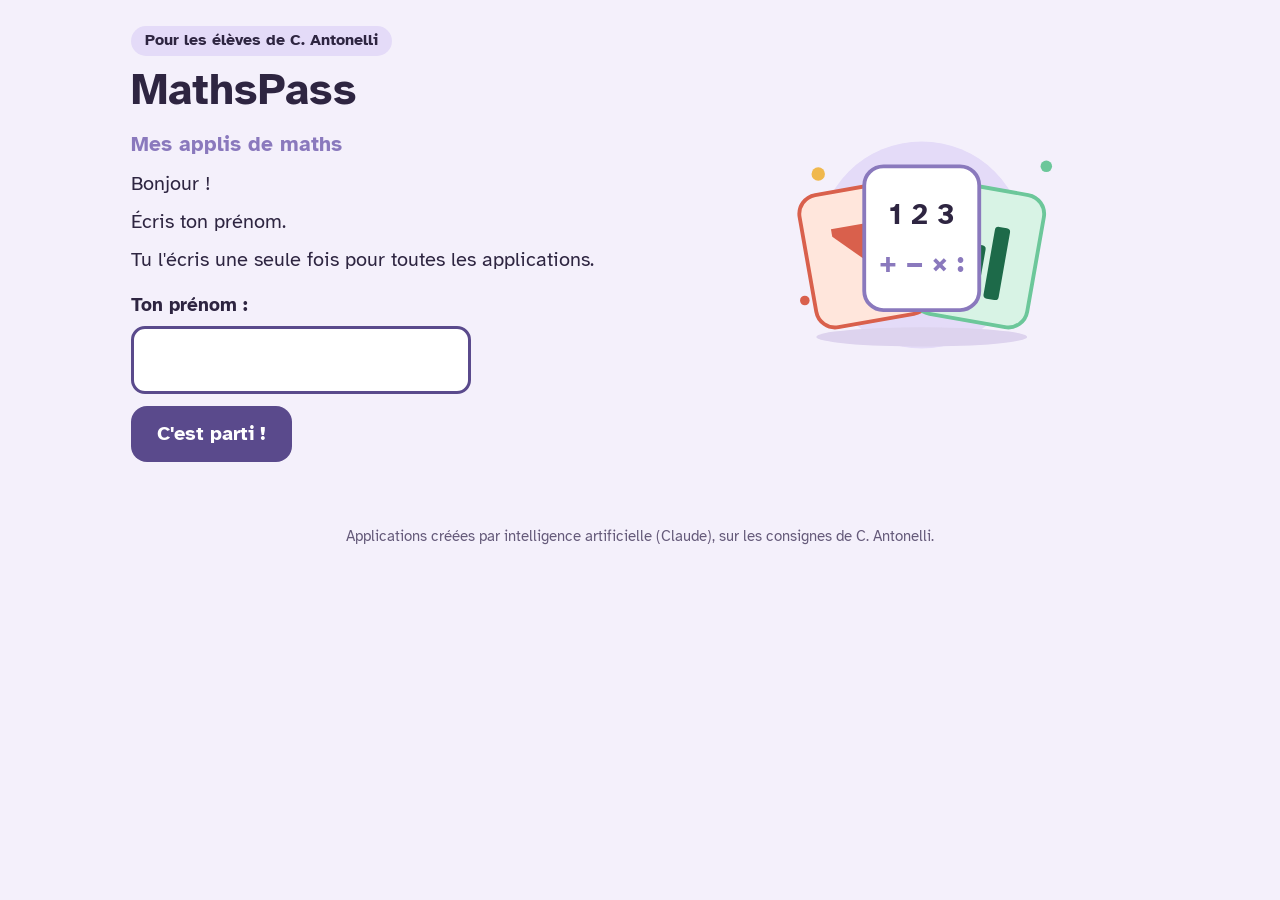
<file: index.html>
<!DOCTYPE html>
<html lang="fr">
<head>
<meta charset="utf-8">
<meta name="viewport" content="width=device-width,initial-scale=1">
<title>MathsPass</title>
<link rel="preconnect" href="https://fonts.googleapis.com"><link rel="preconnect" href="https://fonts.gstatic.com" crossorigin><link href="https://fonts.googleapis.com/css2?family=Atkinson+Hyperlegible:wght@400;700&display=swap" rel="stylesheet">
<link rel="stylesheet" href="shared/style.css">
<style>
/* Page d'accueil : une rubrique par domaine de la fiche de compétences, une tuile par application */
.dom{margin:30px 0 8px}
.dom h2{display:flex;align-items:center;gap:12px}
.dom h2 i{width:16px;height:16px;border-radius:50%;flex:none}
.tiles{display:grid;grid-template-columns:repeat(auto-fill,minmax(250px,1fr));gap:16px;margin:12px 0}
.tile{display:flex;flex-direction:column;gap:8px;background:var(--card);border:2px solid var(--line);border-radius:22px;padding:18px 20px;text-decoration:none;color:var(--ink)}
a.tile:hover{border-color:var(--btn)}
.badge{align-self:flex-start;border-radius:14px;padding:6px 12px;font-weight:700;font-size:18px;line-height:1.2}
.tile b{font-size:22px;line-height:1.25}
.tile .d{color:var(--soft);font-size:17px}
.tile .pg{margin-top:auto;padding-top:8px;border-top:1px solid var(--line);font-size:16px;color:var(--soft);display:flex;align-items:center;gap:8px}
.lvd{display:flex;gap:4px}.lvd span{width:26px;height:26px;border-radius:8px;display:grid;place-items:center;font-size:14px;font-weight:700;background:var(--tint);border:2px solid var(--line);color:var(--soft)}
.lvd span.ok{background:var(--mint);border-color:#6cc79a;color:var(--mintInk)}
.soon{border:3px dashed var(--line);border-radius:22px;padding:18px 20px;color:var(--soft)}
.hero svg{width:100%;height:auto;max-height:230px}
</style>
</head>
<body>
<main class="wide" id="app"></main>
<footer class="note">Applications créées par intelligence artificielle (Claude), sur les consignes de C. Antonelli.</footer>
<script src="shared/engine.js"></script>
<script>
{
const {store,esc,H}=MM,$=s=>document.querySelector(s),app=$('#app');
const COL={N:['var(--lav)','var(--bag)'],Z:['var(--yel)','#b07a10'],Q:['var(--peach)','var(--coral)'],G:['var(--mint)','var(--mintInk)'],S:['var(--mint)','var(--mintInk)']};
const DOMS=[
 {k:'N',t:'Les nombres naturels',d:'Lire, écrire, comparer et calculer avec les nombres entiers.',apps:[
  {c:'N201',f:'n201',t:'Je lis les grands nombres',d:'Tu lis des nombres avec beaucoup de chiffres.'},
  {c:'N202',f:'n202',t:'J\'écris les nombres sous la dictée',d:'Tu écoutes un nombre. Tu l\'écris en chiffres.'},
  {c:'N203',lab:'N203 · Z301',f:'n203',t:'Je compare les nombres',d:'Tu choisis le bon signe : &lt;, &gt; ou =.'},
  {c:'CLASSEMENT',lab:'N203 · N104 · Q301',f:'classement',t:'Du plus petit au plus grand',d:'Tu compares et tu ranges des nombres et des prix.',old:true},
  {c:'N204',f:'n204',t:'J\'additionne plusieurs nombres',d:'Tu calcules des sommes de 2, 3 ou 4 nombres.'},
  {c:'N205',f:'n205',t:'Je soustrais',d:'Tu trouves ce qu\'il reste, ou combien il y a de plus.'},
  {c:'N206',lab:'N206 · Q303',f:'n206',t:'Je multiplie',d:'Tu multiplies par un nombre à 2 chiffres.'},
  {c:'N207',f:'n207',t:'Divisible par 2, 5, 10, 100',d:'Tu dis si la division tombe juste.'},
  {c:'N208',lab:'N208 · N301 · Q306',f:'n208',t:'Je choisis la bonne opération',d:'Tu lis un problème. Tu choisis +, −, × ou :.'},
  {c:'N209',lab:'N209 · Q307',f:'n209',t:'Je résous des problèmes en plusieurs étapes',d:'Tu fais plusieurs calculs, un après l\'autre.'}]},
 {k:'Z',t:'Les nombres entiers',d:'Les nombres avec un signe − .',apps:[]},
 {k:'Q',t:'Les nombres rationnels positifs',d:'Les fractions, les nombres à virgule, les pourcentages.',apps:[
  {c:'PROMOS',lab:'Q206 · Q207 · Q303 à Q307',f:'promos',t:'Promos et bonnes affaires',d:'Tu calcules les promotions. Tu trouves les bonnes affaires.',old:true}]},
 {k:'G',t:'La géométrie',d:'Les figures, les droites, les constructions.',apps:[]},
 {k:'S',t:'Les grandeurs',d:'Les heures, les mesures, les tableaux et les graphiques.',apps:[
  {c:'LOGIQUE',lab:'S206',f:'logique',t:'Problèmes de logique',d:'Tu lis des indices. Tu remplis un tableau avec des ✓ et des ✗.',old:true}]}];
const HERO=`<svg viewBox="0 0 340 240" role="img" aria-label="Trois cartes d'applications posées les unes sur les autres">
 <circle cx="170" cy="122" r="108" fill="var(--lav)"/><ellipse cx="170" cy="218" rx="110" ry="10" fill="var(--line)"/>
 <g transform="rotate(-10 110 130)"><rect x="50" y="62" width="120" height="140" rx="20" fill="var(--peach)" stroke="var(--coral)" stroke-width="4"/><path d="M80 100h44l18 18-26 26-36-36z" fill="var(--coral)"/></g>
 <g transform="rotate(10 230 130)"><rect x="170" y="62" width="120" height="140" rx="20" fill="var(--mint)" stroke="#6cc79a" stroke-width="4"/><rect x="198" y="140" width="16" height="36" rx="4" fill="var(--mintInk)"/><rect x="220" y="122" width="16" height="54" rx="4" fill="var(--mintInk)"/><rect x="242" y="100" width="16" height="76" rx="4" fill="var(--mintInk)"/></g>
 <rect x="110" y="40" width="120" height="150" rx="20" fill="var(--card)" stroke="var(--bag)" stroke-width="4"/>
 <text x="170" y="100" text-anchor="middle" font-size="30" font-weight="700" fill="var(--ink)" font-family="Atkinson Hyperlegible,Verdana,sans-serif">1 2 3</text>
 <text x="170" y="150" text-anchor="middle" font-size="30" font-weight="700" fill="var(--bag)" font-family="Atkinson Hyperlegible,Verdana,sans-serif">+ − × :</text>
 <circle cx="62" cy="48" r="7" fill="#f0b84d"/><circle cx="300" cy="40" r="6" fill="#6cc79a"/><circle cx="48" cy="180" r="5" fill="var(--coral)"/></svg>`;
function done(c){const L=store.log().filter(r=>r.c===c);return[0,1,2].map(l=>L.some(r=>r.l===l&&r.s>=5))}
function tile(a,k){const[bg,fg]=COL[k],d=done(a.c),n=d.filter(Boolean).length;
 return`<a class="tile" href="apps/${a.f}.html${H()}"><span class="badge" style="background:${bg};color:${fg}">${a.lab||a.c}</span><b>${a.t}</b><span class="d">${a.d}</span>
 <span class="pg"><span class="lvd" aria-hidden="true">${d.map((x,i)=>`<span class="${x?'ok':''}">${i+1}</span>`).join('')}</span>${n?`${n} niveau${n>1?'x':''} réussi${n>1?'s':''}`:'Pas encore commencé'}</span></a>`}
function hub(){const name=store.name();
 if(!name){app.innerHTML=`<div class="hero"><div class="intro"><span class="pill">Pour les élèves de C. Antonelli</span><h1>MathsPass</h1><p style="font-size:21px;font-weight:700;color:var(--bag)">Mes applis de maths</p><p>Bonjour !</p><p>Écris ton prénom.</p><p>Tu l'écris une seule fois pour toutes les applications.</p>
  <form id="nf" style="margin-top:14px"><label class="lbl" for="pn">Ton prénom :</label><input class="name-in" id="pn" maxlength="30" autocomplete="off"><div class="err" id="pe" hidden>Écris ton prénom pour commencer.</div><div class="row" style="margin-top:12px"><button class="btn">C'est parti !</button></div></form></div>${HERO}</div>`;
  $('#nf').addEventListener('submit',e=>{e.preventDefault();const v=$('#pn').value.trim();if(!v){$('#pe').hidden=false;return}store.setName(v);hub()});$('#pn').focus();return}
 app.innerHTML=`<div class="bar"><b>Bonjour ${esc(name)} !</b><div class="row"><a class="ghost" href="resultats.html${H()}">Mes résultats</a><button class="ghost" id="chg">Changer d'élève</button></div></div>
 <div class="hero"><div class="intro"><span class="pill">Pour les élèves de C. Antonelli</span><h1>MathsPass</h1><p style="font-size:21px;font-weight:700;color:var(--bag)">Mes applis de maths</p><p>Tu choisis une application.</p><p>Tu t'entraînes à ton rythme.</p><p>Tes résultats sont gardés au même endroit.</p></div>${HERO}</div>
 ${DOMS.map(D=>`<section class="dom"><h2><i style="background:${COL[D.k][1]}"></i>${D.t}</h2><p class="note" style="font-size:17px">${D.d}</p><div class="tiles">${D.apps.map(a=>tile(a,D.k)).join('')}${D.apps.length?'':'<div class="soon"><b>Bientôt</b><br>De nouvelles applications arrivent ici.</div>'}</div></section>`).join('')}
 <div class="box" style="display:flex;flex-wrap:wrap;gap:14px 28px;align-items:center;justify-content:space-between"><div style="flex:1 1 380px"><b style="font-size:22px">Tu as fini de travailler ?</b><p style="margin:4px 0 0">Va dans « Mes résultats ». Tu envoies tout à ton professeur en une seule fois.</p></div><a class="btn" href="resultats.html${H()}">Mes résultats</a></div>
 <details><summary>Pour l'enseignant·e</summary>
 <p class="note">Le site est rangé comme la fiche de compétences de phase 2 (secteur Eco) : une rubrique par domaine, une application par compétence. Le code de la compétence est écrit sur chaque tuile.</p>
 <p class="note">Chaque application N201 à N209 a 3 niveaux de 8 questions : niveau 1 = la compétence équivalente de phase 1, niveau 2 = la compétence de phase 2, niveau 3 = dépassement (compétence de phase 3 quand elle existe). Le niveau suivant s'ouvre avec 5 points sur 8. Le détail est dans « Pour l'enseignant·e » de chaque application.</p>
 <p class="note">Quand le niveau 3 (dépassement) travaille une compétence de phase 3, son code est écrit à côté du code de phase 2 (par exemple N208 · N301 · Q306). Il est aussi envoyé avec les résultats du niveau 3.</p>
 <p class="note">Sur chaque tuile, les cases 1, 2, 3 deviennent vertes quand l'élève a réussi le niveau (5 points ou plus).</p>
 <p class="note">Résultats : l'élève écrit son prénom une seule fois. Tous ses niveaux terminés, dans toutes les applications, arrivent dans l'écran « Mes résultats ». Le bouton « Envoyer à mon professeur » ouvre ton formulaire Google déjà rempli, avec le code de chaque compétence.</p>
 <p class="note">Les résultats sont gardés dans le navigateur de l'appareil. Sur un appareil partagé, l'élève clique sur « Changer d'élève » quand il a fini.</p>
 <p class="note">Pour ouvrir tous les niveaux de toutes les applications, ajoute #prof à la fin de l'adresse.</p></details>`;
 $('#chg').addEventListener('click',()=>{app.innerHTML=`<div class="box"><h2>Changer d'élève</h2><div class="warn"><p>Les résultats de <b>${esc(name)}</b> vont être effacés de cet appareil.</p><p>As-tu envoyé tes résultats à ton professeur ?</p><p>Tu veux continuer ?</p></div><div class="row" style="margin-top:14px"><button class="btn" id="wipe">Oui, changer d'élève</button><button class="ghost" id="no">Non</button></div></div>`;
  $('#wipe').onclick=()=>{store.wipe();hub()};$('#no').onclick=hub;window.scrollTo(0,0)})}
window.addEventListener('hashchange',hub);
hub();
}
</script>
</body>
</html>
</file>
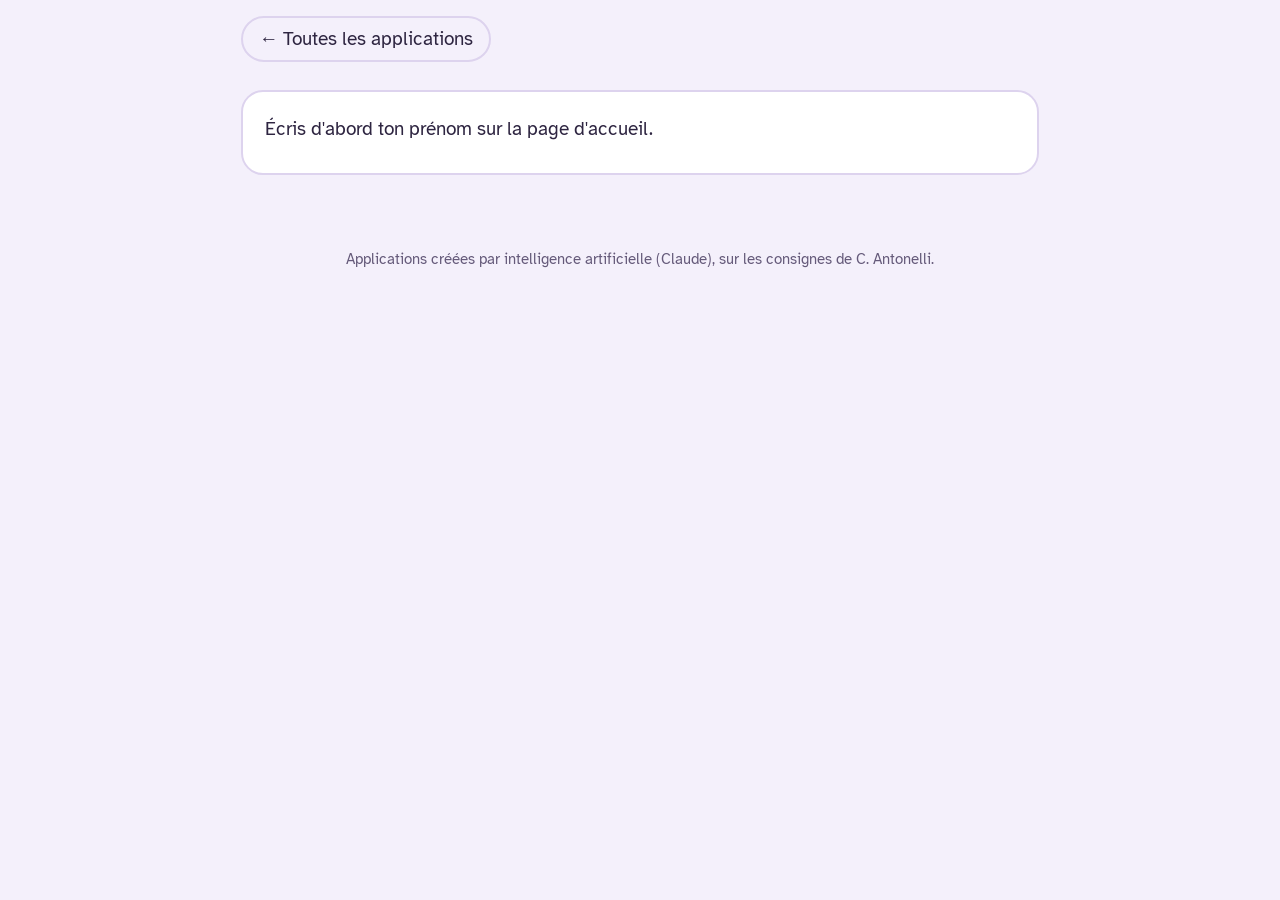
<file: resultats.html>
<!DOCTYPE html>
<html lang="fr">
<head>
<meta charset="utf-8">
<meta name="viewport" content="width=device-width,initial-scale=1">
<title>Mes résultats · MathsPass</title>
<link rel="preconnect" href="https://fonts.googleapis.com"><link rel="preconnect" href="https://fonts.gstatic.com" crossorigin><link href="https://fonts.googleapis.com/css2?family=Atkinson+Hyperlegible:wght@400;700&display=swap" rel="stylesheet">
<link rel="stylesheet" href="shared/style.css">
</head>
<body>
<main id="app"></main>
<footer class="note">Applications créées par intelligence artificielle (Claude), sur les consignes de C. Antonelli.</footer>
<script src="shared/engine.js"></script>
<script>
{
const {store,esc,H,FORM_URL,SITE}=MM,$=s=>document.querySelector(s),app=$('#app');
const LAB={CLASSEMENT:'N203',PROMOS:'Q206',LOGIQUE:'S206'};
const code=r=>(LAB[r.c]||r.c)+(r.p?' · '+r.p:'');
const line=r=>`${code(r)} ${r.a} · Niveau ${r.l+1} : ${r.s}/${r.m} (${r.d})`;
function render(){const name=store.name(),log=store.log();
 if(!name){app.innerHTML=`<div class="bar"><a class="ghost" href="index.html${H()}">← Toutes les applications</a></div><div class="box"><p>Écris d'abord ton prénom sur la page d'accueil.</p></div>`;return}
 /* le lien du formulaire ne doit pas être trop long : on garde les parties les plus récentes */
 let keep=log.length,url,cut=false;
 do{const txt=`Prénom : ${name}\n`+log.slice(log.length-keep).map(line).join('\n');
  url=FORM_URL.replace('APPLI',encodeURIComponent(SITE)).replace('PRENOM',encodeURIComponent(name)).replace('RESULTATS',encodeURIComponent(txt));
  if(url.length>7500){keep--;cut=true}else break}while(keep>1);
 app.innerHTML=`<div class="bar"><a class="ghost" href="index.html${H()}">← Toutes les applications</a><b>${esc(name)}</b></div>
 <div class="box"><h1 style="font-size:34px">Les résultats de ${esc(name)}</h1><p>Toutes tes applications sont ici.</p><p>Montre cet écran à ton professeur.</p>
 ${log.length?`<div class="scroll"><table class="rtab"><thead><tr><th>Compétence</th><th>Application</th><th>Niveau</th><th class="r">Score</th><th class="r">Date</th></tr></thead><tbody>${log.slice().reverse().map(r=>`<tr><td style="white-space:nowrap"><b>${esc(code(r))}</b></td><td>${esc(r.a)}</td><td>${r.l+1}</td><td class="r"><b>${r.s} / ${r.m}</b></td><td class="r">${esc(r.d)}</td></tr>`).join('')}</tbody></table></div>`
  :'<div class="warn"><p>Tu n\'as pas encore terminé de niveau.</p><p>Choisis une application et termine un niveau. Ensuite, tu pourras envoyer tes résultats.</p></div>'}
 ${log.length?`<div class="row" style="margin-top:16px"><a class="btn" target="_blank" rel="noopener" href="${esc(url)}">Envoyer à mon professeur</a><button class="btn alt" id="copy">Copier mes résultats</button></div>
 <p class="note" style="margin-top:10px">Une page s'ouvre. Clique sur « Envoyer » en bas de la page.</p>${cut?`<p class="note">Tu as beaucoup de résultats : les ${keep} plus récents sont envoyés.</p>`:''}<div id="copymsg"></div>`:''}</div>`;
 const c=$('#copy');if(c)c.onclick=()=>{const txt=`Prénom : ${name}\n`+log.map(line).join('\n'),m=$('#copymsg');
  const fall=()=>{m.innerHTML=`<p>Sélectionne le texte et copie-le :</p><textarea readonly>${esc(txt)}</textarea>`;m.querySelector('textarea').select()};
  try{navigator.clipboard.writeText(txt).then(()=>{m.innerHTML='<p class="fb ok">Tes résultats sont copiés. Tu peux les coller dans un message à ton professeur.</p>'},fall)}catch(e){fall()}}}
render();
}
</script>
</body>
</html>
</file>
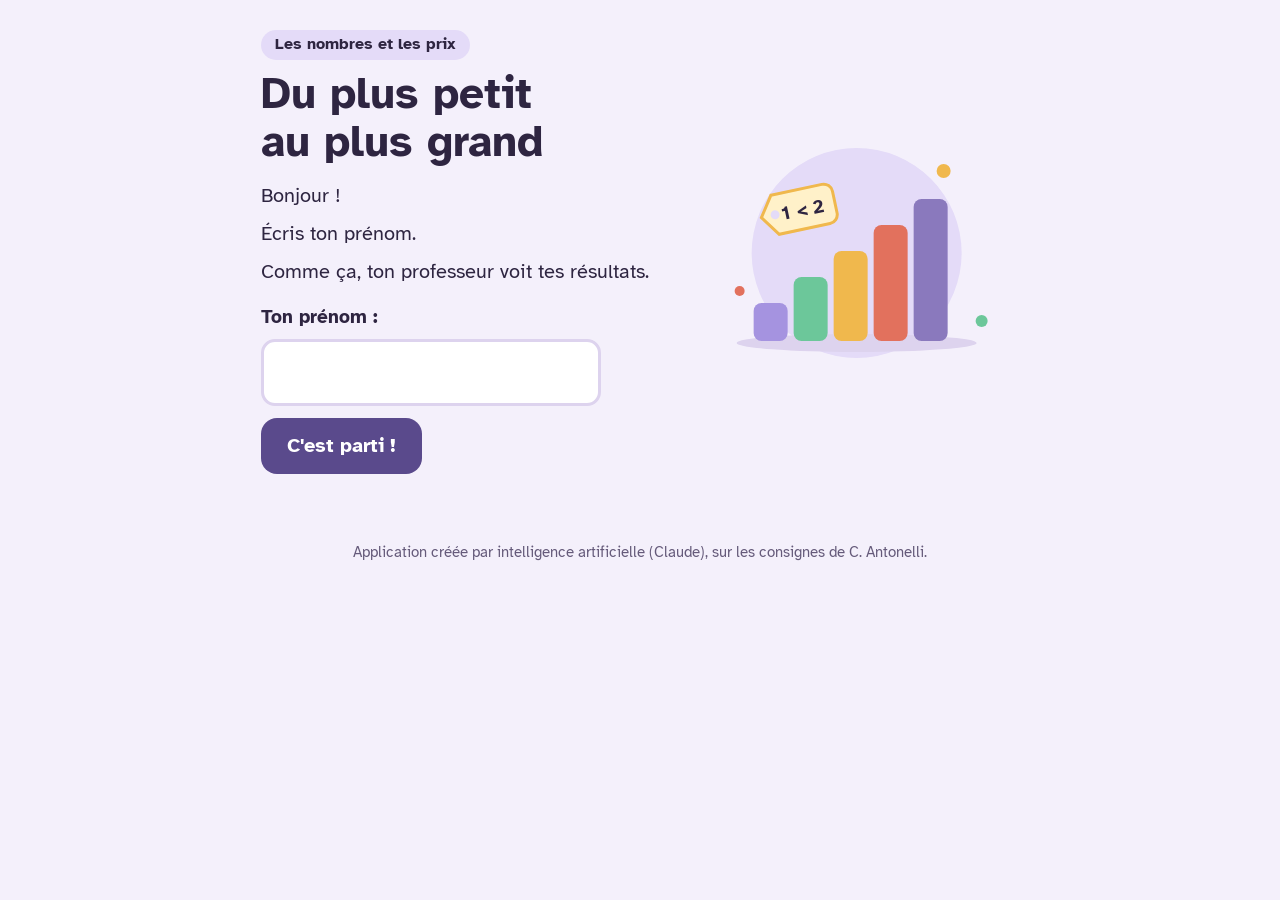
<file: apps/classement.html>
<!DOCTYPE html>
<html lang="fr">
<head>
<meta charset="utf-8">
<meta name="viewport" content="width=device-width,initial-scale=1">
<title>Du plus petit au plus grand</title>
<link rel="preconnect" href="https://fonts.googleapis.com">
<link rel="preconnect" href="https://fonts.gstatic.com" crossorigin>
<link href="https://fonts.googleapis.com/css2?family=Atkinson+Hyperlegible:wght@400;700&display=swap" rel="stylesheet">
<style>
/* VOICE: doux, encourageant, FALC (phrases courtes, gros texte, une idée par ligne), en « tu »
   IDEA: un escalier d'étiquettes : on range du plus petit au plus grand
   PICTURE: un escalier de 5 marches colorées avec des étiquettes, puis l'étagère où l'élève range
   COLOUR and TYPE: lavande, pêche, menthe, encre prune (comme « Promos et bonnes affaires ») ; Atkinson Hyperlegible
   LAYOUT: une seule colonne calme, boutons larges, score toujours visible */
:root{color-scheme:light dark;
--bg:light-dark(#f4f0fb,#1c1726);--card:light-dark(#fff,#2a2338);--ink:light-dark(#2e2541,#f2edf9);
--soft:light-dark(#655a7a,#c3b9d6);--lav:light-dark(#e4dbf8,#3a3150);--peach:light-dark(#ffe6dc,#47302f);
--coral:light-dark(#e2715d,#ff9f8b);--mint:light-dark(#d8f3e5,#21413a);--mintInk:light-dark(#1d6a49,#a3e6c6);
--yel:light-dark(#fff1c9,#4a4025);--line:light-dark(#ddd3ee,#463c5e);--btn:light-dark(#5a4a8c,#cbbcf4);--btnInk:light-dark(#fff,#1c1726);--bag:light-dark(#8a79bd,#8f7fc6)}
:root[data-theme=light]{color-scheme:light}:root[data-theme=dark]{color-scheme:dark}
*{box-sizing:border-box;min-width:0}
body{margin:0;background:var(--bg);color:var(--ink);font:19px/1.6 "Atkinson Hyperlegible",Verdana,sans-serif;overflow-x:clip}
main{max-width:860px;margin:0 auto;padding:0 max(4vw,16px) 48px}
h1{font-size:clamp(30px,6vw,44px);line-height:1.1;margin:0 0 14px;text-wrap:balance}
h2{font-size:28px;line-height:1.2;margin:0 0 8px}
p{margin:0 0 6px}
button,input{font:inherit}button{cursor:pointer}
:focus-visible{outline:3px solid var(--coral);outline-offset:3px}
.hero{display:grid;grid-template-columns:minmax(0,1.2fr) minmax(0,1fr);gap:20px;align-items:center;padding:28px 0 18px}
.hero svg{width:100%;height:auto;max-height:240px}
.intro p{font-size:20px}
.pill{display:inline-block;background:var(--lav);border-radius:999px;padding:2px 14px;font-size:16px;font-weight:700;margin-bottom:10px}
.tiles{display:grid;grid-template-columns:repeat(auto-fit,minmax(230px,1fr));gap:14px;margin:8px 0 18px}
.tile{display:grid;gap:6px;justify-items:start;text-align:left;background:var(--card);color:var(--ink);border:2px solid var(--line);border-radius:22px;padding:18px}
.tile:hover{border-color:var(--btn)}
.tile svg{width:52px;height:52px;color:var(--coral)}
.tile b{font-size:24px}.tile span{color:var(--soft);font-size:17px}
.levels{display:grid;gap:14px;margin:12px 0 24px}
.lv{display:grid;grid-template-columns:64px minmax(0,1fr) auto;gap:16px;align-items:center;text-align:left;background:var(--card);color:var(--ink);border:2px solid var(--line);border-radius:20px;padding:16px 18px;min-height:88px}
.lv:not(:disabled):hover{border-color:var(--btn)}
.lv:disabled{opacity:.55;cursor:not-allowed}
.lv .num{width:64px;height:64px;border-radius:50%;background:var(--lav);display:grid;place-items:center;font-size:28px;font-weight:700}
.lv b{display:block;font-size:22px}.lv small{color:var(--soft);font-size:17px}
.stars{display:flex;gap:2px}.stars svg{width:24px;height:24px}
.st-on{fill:#f0b84d}.st-off{fill:var(--line)}
details{background:var(--card);border:2px solid var(--line);border-radius:18px;padding:12px 18px;margin:0 0 14px}
summary{font-weight:700;cursor:pointer;min-height:32px}
.memo-t{width:100%;border-collapse:collapse;margin-top:8px}
.memo-t td{padding:8px 6px;border-top:1px solid var(--line);vertical-align:top}
.memo-t td:first-child{font-weight:700;width:9.5em}
.top{position:sticky;top:0;z-index:2;background:var(--bg);display:flex;flex-wrap:wrap;gap:10px 16px;align-items:center;justify-content:space-between;padding:14px 0 10px;border-bottom:2px solid var(--line);margin-bottom:18px}
.score{background:var(--btn);color:var(--btnInk);border-radius:999px;padding:6px 18px;font-weight:700;font-size:20px}
.ghost{background:none;border:2px solid var(--line);color:var(--ink);border-radius:999px;padding:6px 16px;min-height:44px}
.bar{display:flex;flex-wrap:wrap;gap:10px;align-items:center;justify-content:space-between;padding:16px 0 4px}
.dots{display:flex;gap:6px;width:100%}
.dots i{flex:1;height:10px;border-radius:5px;background:var(--line)}
.dots i.g{background:#6cc79a}.dots i.b{background:var(--coral)}.dots i.c{background:var(--btn)}
.qn{color:var(--soft);font-size:17px;margin-bottom:8px}
.qtext{background:var(--card);border-radius:20px;padding:18px 20px;margin-bottom:16px;border-left:8px solid var(--lav)}
.qtext p:last-child{font-weight:700;font-size:21px;margin:6px 0 0}
.qtext svg{width:58px;height:34px;vertical-align:middle;margin-left:8px;fill:var(--bag)}
.lbl{display:block;font-weight:700;margin-bottom:6px}
.btn{background:var(--btn);color:var(--btnInk);border:0;border-radius:16px;padding:12px 26px;min-height:52px;font-weight:700;font-size:20px}
.btn:disabled{opacity:.4;cursor:not-allowed}
.btn.alt{background:var(--lav);color:var(--ink)}
.row{display:flex;flex-wrap:wrap;gap:12px;align-items:center}
/* cartes nombres / articles */
.vs{display:flex;align-items:center;justify-content:center;gap:clamp(10px,3vw,24px);flex-wrap:wrap;margin:0 0 16px}
.card{position:relative;background:var(--card);border:2px solid var(--line);border-radius:20px;padding:14px 20px;display:grid;justify-items:center;gap:2px;min-width:150px;text-align:center}
.card .emo,.tag .emo{font-size:48px;line-height:1.15;font-family:"Apple Color Emoji","Segoe UI Emoji","Noto Color Emoji",sans-serif}
.card .nm{font-weight:700;font-size:17px}
.card .val{font-size:clamp(30px,5vw,40px);font-weight:700;white-space:nowrap;font-variant-numeric:tabular-nums}
.sbox{width:76px;height:76px;border-radius:18px;border:3px dashed var(--line);display:grid;place-items:center;font-size:42px;font-weight:700;color:var(--soft)}
.sbox.good{border:3px solid #6cc79a;background:var(--mint);color:var(--mintInk)}.sbox.bad{border:3px solid var(--coral);background:var(--peach);color:var(--coral)}
.opts{display:grid;grid-template-columns:repeat(auto-fit,minmax(150px,1fr));gap:12px;margin-bottom:12px}
.opt{background:var(--card);color:var(--ink);border:3px solid var(--line);border-radius:16px;padding:10px 14px;min-height:60px;font-size:22px;font-weight:700;line-height:1.2}
.opt big{display:block;font-size:38px;line-height:1.1}
.opt small{display:block;font-size:16px;font-weight:400;color:var(--soft)}
.opt:not(:disabled):hover{border-color:var(--btn)}
.opt.good{background:var(--mint);border-color:#6cc79a}.opt.bad{background:var(--peach);border-color:var(--coral)}
.opt:disabled{cursor:default}
/* étagère */
.shelf{display:flex;align-items:flex-start;gap:6px;background:var(--card);border:2px solid var(--line);border-bottom:12px solid var(--bag);border-radius:22px 22px 8px 8px;padding:16px 14px}
.cell{flex:1 1 0;display:flex;flex-direction:column;align-items:stretch;gap:6px}
.slot{min-height:92px;border:3px dashed var(--line);border-radius:16px;display:grid;place-items:center;padding:3px;background:var(--bg)}
.ph{font-size:24px;font-weight:700;color:var(--soft)}
.cap{font-size:15px;color:var(--soft);text-align:center;line-height:1.2;min-height:1.2em}
.sign{font-size:30px;font-weight:700;color:var(--bag);align-self:center;margin-top:-22px;flex:none}
.tag{position:relative;display:grid;justify-items:center;background:var(--yel);color:var(--ink);border:3px solid #f0b84d;border-radius:14px;padding:8px 10px;min-width:110px;font-size:clamp(20px,2.6vw,24px);font-weight:700;line-height:1.15;white-space:nowrap;font-variant-numeric:tabular-nums;animation:pop .2s ease-out}
.tag .emo{font-size:30px}
.tag small{font-size:14px;font-weight:400;white-space:normal;text-align:center}
.slot .tag{width:100%;min-width:0}
.tag.good{background:var(--mint);border-color:#6cc79a}.tag.bad{background:var(--peach);border-color:var(--coral)}
.pool{display:flex;flex-wrap:wrap;justify-content:center;gap:12px;min-height:80px;padding:14px 0}
.hint{background:var(--lav);border-radius:14px;padding:10px 16px;margin:10px 0}
.help{color:var(--soft);font-size:17px;text-align:center;margin:12px 0 0}
.fb{border-radius:20px;padding:18px 20px;margin:16px 0;animation:pop .35s ease-out}
.fb.ok{background:var(--mint)}.fb.ok .big{color:var(--mintInk)}
.fb.no{background:var(--peach)}
.fb .big{font-size:26px;font-weight:700;margin-bottom:6px}
.fb ol{margin:6px 0 4px;padding-left:1.4em}.fb li{margin:4px 0}
.calc{font-weight:700;white-space:nowrap}
.answer{font-size:clamp(20px,3vw,26px);font-weight:700;background:var(--card);border-radius:14px;padding:8px 14px;display:inline-block;margin:4px 0 8px;font-variant-numeric:tabular-nums}
.tbl{border-collapse:collapse;margin:10px 0 4px;font-size:24px;font-weight:700;font-variant-numeric:tabular-nums}
.tbl th{font-size:14px;color:var(--soft);padding:2px 4px;font-weight:700}
.tbl td{width:40px;height:44px;text-align:center;border:1px solid var(--line);background:var(--card)}
.tbl td.sep{width:14px;border:0;background:none}
.tbl td.add{color:var(--soft);font-style:italic}
.tbl td.hl{background:var(--yel);box-shadow:inset 0 0 0 2px #f0b84d}
.tbl .rk{font-size:15px;color:var(--soft);padding-right:8px;text-align:right}
.leg{font-size:15px;color:var(--soft);margin:2px 0 6px}
.scroll{overflow-x:auto}
@keyframes pop{from{transform:scale(.96);opacity:0}to{transform:none;opacity:1}}
.end{text-align:center;padding:30px 0}
.end .stars{justify-content:center;margin:12px 0}.end .stars svg{width:56px;height:56px}
.end .res{font-size:clamp(44px,10vw,64px);font-weight:700;line-height:1}
.end .row{justify-content:center;margin-top:20px}
.box{background:var(--card);border:2px solid var(--line);border-radius:22px;padding:22px;margin:24px 0}
.rtab{width:100%;border-collapse:collapse;margin:10px 0}
.rtab th,.rtab td{text-align:left;padding:10px 8px;border-bottom:1px solid var(--line)}
.rtab td.r,.rtab th.r{text-align:right;white-space:nowrap}
.rtab th{font-size:16px;color:var(--soft)}
.name-in{width:100%;max-width:340px;font-size:26px;padding:10px 14px;border:3px solid var(--line);border-radius:14px;background:var(--card);color:var(--ink)}
.name-in:focus{border-color:var(--btn);outline:none}
.err{color:var(--coral);font-weight:700;margin:6px 0}
textarea{width:100%;min-height:140px;font:16px/1.5 inherit;border:2px solid var(--line);border-radius:14px;padding:10px;background:var(--card);color:var(--ink)}
.note{font-size:15px;color:var(--soft)}
.warn{background:var(--peach);border-radius:16px;padding:14px 18px;margin-top:12px}
@media(max-width:720px){
 .shelf{flex-direction:column;align-items:stretch;gap:2px}
 .cell{flex-direction:row;align-items:center;gap:10px}.cell .slot{flex:1;min-height:70px}.cap{width:76px;text-align:left;order:-1}
 .sign{transform:rotate(90deg);margin:0 auto;font-size:26px;line-height:1}
}
@media(max-width:600px){.hero{grid-template-columns:1fr;padding-top:20px}.hero svg{max-height:170px;order:-1}.lv{grid-template-columns:48px minmax(0,1fr)}.lv .num{width:48px;height:48px;font-size:22px}.lv .stars{grid-column:2}.tbl{font-size:20px}.tbl td{width:32px;height:38px}}
@media(prefers-reduced-motion:reduce){.fb,.tag{animation:none}}
</style>
</head>
<body>
<svg width="0" height="0" style="position:absolute" aria-hidden="true">
<symbol id="star" viewBox="0 0 24 24"><path d="M12 2.5l2.9 6 6.6.8-4.9 4.5 1.3 6.5L12 17l-5.9 3.3 1.3-6.5L2.5 9.3l6.6-.8z"/></symbol>
<symbol id="i-cmp" viewBox="0 0 32 32"><rect x="2" y="6" width="12" height="20" rx="4" fill="currentColor"/><rect x="18" y="6" width="12" height="20" rx="4" fill="currentColor" opacity=".45"/><path d="M11 12l-4 4 4 4M21 12l4 4-4 4" fill="none" stroke="var(--card)" stroke-width="2.6" stroke-linecap="round" stroke-linejoin="round"/></symbol>
<symbol id="i-rng" viewBox="0 0 32 32"><g fill="currentColor"><rect x="2" y="22" width="6" height="7" rx="2"/><rect x="9.5" y="17" width="6" height="12" rx="2"/><rect x="17" y="11" width="6" height="18" rx="2"/><rect x="24.5" y="4" width="6" height="25" rx="2"/></g></symbol>
</svg>
<main id="app"></main>
<footer class="note" style="text-align:center;padding:0 16px 28px">Application créée par intelligence artificielle (Claude), sur les consignes de C. Antonelli.</footer>

<script src="../shared/engine.js"></script>
<script>
{
const $=s=>document.querySelector(s);
const rnd=(a,b)=>a+Math.floor(Math.random()*(b-a+1));
const pick=a=>a[Math.floor(Math.random()*a.length)];
const shuf=a=>{a=a.slice();for(let i=a.length-1;i>0;i--){const j=rnd(0,i);[a[i],a[j]]=[a[j],a[i]]}return a};
const grp=s=>String(s).replace(/\B(?=(\d{3})+(?!\d))/g,' ');
const p2=n=>String(n).padStart(2,'0');
const esc=s=>String(s).replace(/[&<>"']/g,c=>({'&':'&amp;','<':'&lt;','>':'&gt;','"':'&quot;',"'":'&#39;'}[c]));
const N=8;
const PRAISE=['Bravo !','Super !','Excellent !','Génial !','Tu as trouvé !','Parfait !','Très bien !','Bien joué !','Continue comme ça !','Magnifique !'];

/* ---------- Les nombres ---------- */
const CATS=[
 {min:0,max:3,p:[['Baguette','🥖'],['Croissant','🥐'],['Canette','🥤'],['Pomme','🍎'],['Chocolat','🍫'],['Biscuits','🍪'],['Banane','🍌'],['Bouteille d\'eau','💧']]},
 {min:1,max:9,p:[['Cahier','📒'],['Stylo','🖊️'],['Crayon','✏️'],['Ciseaux','✂️'],['Calculatrice','🧮'],['Classeur','📁'],['Latte','📏'],['Trousse','👝']]},
 {min:8,max:40,p:[['T-shirt','👕'],['Casquette','🧢'],['Chaussettes','🧦'],['Veste','🧥'],['Écharpe','🧣'],['Short','🩳'],['Baskets','👟'],['Jean','👖']]},
 {min:12,max:80,p:[['Casque audio','🎧'],['Jeu vidéo','🎮'],['Ballon','⚽'],['Livre','📚'],['Sac à dos','🎒'],['Montre','⌚'],['Lunettes de soleil','🕶️'],['Skateboard','🛹']]}];
const ENDS=[99,49,95,50,5,90,9,25,75,45,0,10,20,30,80,60,15,35,85,40,1];
const NATN=['centaines de mille','dizaines de mille','unités de mille','centaines','dizaines','unités'];
function F(it){if(it.k=='nat')return grp(it.v);const I=Math.floor(it.v/100),c=it.v%100;
 if(it.k=='prix')return I+','+p2(c)+' €';return grp(I)+','+(it.d==1?c/10:p2(c))}
function genNat(n){
 const L=rnd(3,6),base=[rnd(1,9)];for(let i=1;i<L;i++)base.push(rnd(0,9));
 const out=new Set([+base.join('')]);let g=0;
 while(out.size<n&&g++<500){let s=base.slice();const r=Math.random();
  if(r<.55){const i=Math.random()<.25?0:rnd(1,L-1);let d;do{d=rnd(i?0:1,9)}while(d==s[i]);s[i]=d}
  else if(r<.75){const i=rnd(0,L-2),j=rnd(i+1,L-1);[s[i],s[j]]=[s[j],s[i]];if(s[0]==0)continue}
  else{if(L>3&&(L==6||Math.random()<.5))s=s.slice(0,L-1);else s.push(rnd(0,9))}
  const v=+s.join('');if(v>=100&&v<=999999)out.add(v)}
 return shuf([...out]).map(v=>({k:'nat',v}))}
function genDec(n){
 const I=Math.random()<.7?rnd(0,20):rnd(10,89),out=new Map();let g=0;
 while(out.size<n&&g++<500){const r=Math.random();let ip;
  if(r<.55)ip=I;else if(r<.85)ip=Math.max(0,I+pick([-1,1,2]));else ip=I>=10?rnd(1,9):I+rnd(10,15);
  let c,d;if(Math.random()<.45){d=1;c=rnd(1,9)*10}else{d=2;c=rnd(1,99);if(c%10==0)c+=rnd(1,9)}
  const v=ip*100+c;if(!out.has(v))out.set(v,{k:'dec',v,d})}
 return shuf([...out.values()])}
function genPrix(n){
 const C=pick(CATS),E=rnd(C.min,C.max),names=shuf(C.p),out=new Set();let g=0;
 while(out.size<n&&g++<500){const r=Math.random();
  let e=r<.5?E:r<.85?E+pick([-2,-1,1,2]):E+pick([-9,-5,5,9]);e=Math.min(99,Math.max(0,e));
  const v=e*100+pick(ENDS);if(v>0)out.add(v)}
 return shuf([...out]).map((v,i)=>({k:'prix',v,name:names[i][0],emo:names[i][1]}))}
const GEN={nat:genNat,dec:genDec,prix:genPrix};
function gen(k,n){let it;do{it=GEN[k](n)}while(it.length<n);return it}
const sign=(a,b)=>a.v<b.v?'<':a.v>b.v?'>':'=';
const SW={'<':'est plus petit que','>':'est plus grand que','=':'est égal à'};

/* ---------- Explications FALC ---------- */
function diff(a,b){
 if(a.v==b.v)return a.k=='dec'&&a.d!=b.d?{t:`${F(a)} et ${F(b)}, c'est le même nombre. Le 0 à la fin ne change rien.`,c:[]}:{t:'Les 2 nombres sont les mêmes.',c:[]};
 if(a.k=='nat'){const sa=String(a.v),sb=String(b.v);
  if(sa.length!=sb.length)return{t:`${F(a)} a ${sa.length} chiffres. ${F(b)} a ${sb.length} chiffres. Plus de chiffres = plus grand.`,c:[6-Math.max(sa.length,sb.length)]};
  let i=0;while(sa[i]==sb[i])i++;const col=6-sa.length+i;
  return{t:`Même nombre de chiffres. Tu compares de gauche à droite. Au rang des ${NATN[col]} : ${sa[i]} ${SW[sa[i]<sb[i]?'<':'>']} ${sb[i]}.`,c:[col]}}
 const Ia=Math.floor(a.v/100),Ib=Math.floor(b.v/100),ca=a.v%100,cb=b.v%100;
 if(a.k=='prix'){if(Ia!=Ib)return{t:`Tu compares les euros : ${Ia} € et ${Ib} €.`,c:[0,1]};
  return{t:`Mêmes euros (${Ia} €). Tu compares les centimes : ${ca} c et ${cb} c.`,c:[3,4]}}
 if(Ia!=Ib)return{t:`Tu compares avant la virgule : ${Ia} et ${Ib}.`,c:[0,1]};
 const A=p2(ca),B=p2(cb),i=A[0]!=B[0]?0:1;
 let t=`Avant la virgule, c'est pareil (${Ia}). Après la virgule, tu compares ${i?'les centièmes':'les dixièmes'} : ${A[i]} et ${B[i]}.`;
 for(const x of [a,b])if(x.d==1)t+=` Astuce : ${F(x)} = ${grp(Math.floor(x.v/100))},${p2(x.v%100)}.`;
 return{t,c:[3+i]}}
const METHOD={
 nat:['1. Tu comptes les chiffres. Plus de chiffres = plus grand.','2. Même nombre de chiffres ? Tu compares chiffre par chiffre, de gauche à droite.'],
 prix:['1. Tu compares les euros.','2. Mêmes euros ? Tu compares les centimes.'],
 dec:['1. Tu compares avant la virgule.','2. Pareil ? Tu compares après la virgule.','Astuce : écris 2 chiffres après la virgule. 4,5 = 4,50.']};
const HINT={nat:'Compte les chiffres de chaque nombre.',prix:'Regarde d\'abord les euros.',dec:'Regarde d\'abord avant la virgule. Astuce : 4,5 = 4,50.'};
function cells(it){
 if(it.k=='nat'){const s=String(it.v);return Array(6-s.length).fill(0).map(()=>({t:''})).concat([...s].map(t=>({t})))}
 const I=String(Math.floor(it.v/100)),c=p2(it.v%100);
 return [...(I.length==1?[{t:''},{t:I}]:[...I].map(t=>({t}))),{t:',',sep:1},{t:c[0]},{t:c[1],add:it.k=='dec'&&it.d==1}]}
function table(k,items,hl,rank){
 const head=k=='nat'?['CM','DM','UM','C','D','U'].map(h=>`<th>${h}</th>`).join(''):k=='prix'?'<th colspan="2">euros</th><th></th><th colspan="2">centimes</th>':'<th>D</th><th>U</th><th></th><th>d</th><th>c</th>';
 const rows=items.map((x,i)=>`<tr><th class="rk">${rank?i+1+'.':''}</th>${cells(x).map((c,j)=>`<td class="${c.sep?'sep ':''}${c.add?'add ':''}${hl&&hl.c.includes(j)?'hl':''}">${c.t}</td>`).join('')}</tr>`).join('');
 const leg=k=='nat'?'CM = centaines de mille · DM = dizaines de mille · UM = unités de mille · C = centaines · D = dizaines · U = unités':k=='dec'?'D = dizaines · U = unités · d = dixièmes · c = centièmes. En gris : le 0 ajouté.':'';
 return`<div class="scroll"><table class="tbl"><thead><tr><th></th>${head}</tr></thead><tbody>${rows}</tbody></table></div>${leg?`<p class="leg">${leg}</p>`:''}${hl&&hl.c.length?'<p class="leg">En jaune : les chiffres qui font la différence.</p>':''}`}

/* ---------- Les questions ---------- */
function qCmp(k){
 if(k=='prix'&&Math.random()<.5){const items=gen('prix',2),w=pick(['moins','plus']),ans=(w=='moins')==(items[0].v<items[1].v)?0:1;
  return{type:'pick',k,items,w,ans}}
 let items=gen(k,2);
 if(k=='nat'&&Math.random()<.1)items[1]={...items[0]};
 if(k=='dec'&&Math.random()<.15){const v=rnd(0,20)*100+rnd(1,9)*10;items=shuf([{k:'dec',v,d:1},{k:'dec',v,d:2}])}
 return{type:'sign',k,items,ans:sign(items[0],items[1])}}
function qRng(k,i){const items=gen(k,5),dir=(i+FLIP)%2?'desc':'asc';
 const order=items.map((_,j)=>j).sort((x,y)=>dir=='asc'?items[x].v-items[y].v:items[y].v-items[x].v);
 return{type:'rng',k,items,dir,order}}
let FLIP=0;

const GAMES={
 cmp:{t:'Je compare',ic:'cmp',d:'Tu compares 2 nombres. Tu choisis le bon signe : <, > ou =.',lv:[
  {t:'Niveau 1',s:'Les nombres entiers',k:'nat'},{t:'Niveau 2',s:'Les prix',k:'prix'},{t:'Niveau 3',s:'Les nombres à virgule',k:'dec'}]},
 rng:{t:'Je range',ic:'rng',d:'Tu ranges 5 nombres. Du plus petit au plus grand, ou du plus grand au plus petit.',lv:[
  {t:'Niveau 1',s:'Les nombres entiers',k:'nat'},{t:'Niveau 2',s:'Les prix',k:'prix'},{t:'Niveau 3',s:'Les nombres à virgule',k:'dec'}]}};

/* ---------- Prénom, progrès, résultats ---------- */
let pname='',log=[],prog={};
try{pname=localStorage.getItem('mm-name')||'';log=JSON.parse(localStorage.getItem('cl-log')||'[]');prog=JSON.parse(localStorage.getItem('cl-prog')||'{}')}catch(e){}
for(const g in GAMES)prog[g]=prog[g]||{u:1,b:{}};
const save=()=>{try{localStorage.setItem('mm-name',pname);localStorage.setItem('cl-log',JSON.stringify(log));localStorage.setItem('cl-prog',JSON.stringify(prog))}catch(e){}};
const prof=()=>location.hash==='#prof';

const MEMO=`<table class="memo-t">
<tr><td>&lt;</td><td>« est plus petit que ». Exemple : 3 &lt; 8</td></tr>
<tr><td>&gt;</td><td>« est plus grand que ». Exemple : 8 &gt; 3</td></tr>
<tr><td>=</td><td>« est égal à ». Exemple : 5 = 5</td></tr>
<tr><td>Astuce</td><td>La pointe du signe montre le plus petit nombre.</td></tr>
<tr><td>Ordre croissant</td><td>Du plus petit au plus grand. L'escalier monte.</td></tr>
<tr><td>Ordre décroissant</td><td>Du plus grand au plus petit. L'escalier descend.</td></tr>
<tr><td>Les nombres entiers</td><td>${METHOD.nat.join('<br>')}</td></tr>
<tr><td>Les prix</td><td>${METHOD.prix.join('<br>')}</td></tr>
<tr><td>Les nombres à virgule</td><td>${METHOD.dec.join('<br>')}</td></tr></table>`;
const memo=()=>`<details><summary>Mon aide-mémoire</summary>${MEMO}</details>`;
const stars=(n)=>{const s=n>=N?3:n>=6?2:n>=4?1:0;return`<span class="stars" aria-label="${s} étoile${s>1?'s':''} sur 3">${[0,1,2].map(i=>`<svg viewBox="0 0 24 24"><use href="#star" class="${i<s?'st-on':'st-off'}"/></svg>`).join('')}</span>`};
const stair=d=>`<svg viewBox="0 0 70 40" aria-hidden="true">${[0,1,2,3,4].map(i=>{const h=8+i*7,x=(d=='asc'?i:4-i)*14;return`<rect x="${x}" y="${40-h}" width="11" height="${h}" rx="3"/>`}).join('')}</svg>`;
const HERO=`<svg viewBox="0 0 320 240" role="img" aria-label="Un escalier de 5 marches avec des étiquettes de prix">
 <circle cx="165" cy="122" r="105" fill="var(--lav)"/><ellipse cx="165" cy="212" rx="120" ry="9" fill="var(--line)"/>
 ${['#a593e0','#6cc79a','#f0b84d','var(--coral)','var(--bag)'].map((c,i)=>`<rect x="${62+i*40}" y="${172-i*26}" width="34" height="${38+i*26}" rx="8" fill="${c}"/>`).join('')}
 <g transform="translate(-140 14) rotate(-12 250 60)"><path d="M222 44h52a9 9 0 0 1 9 9v22a9 9 0 0 1-9 9h-52l-14-20z" fill="var(--yel)" stroke="#f0b84d" stroke-width="3"/><circle cx="222" cy="64" r="4.5" fill="var(--lav)"/><text x="250" y="71" text-anchor="middle" font-size="19" font-weight="700" fill="var(--ink)" font-family="Atkinson Hyperlegible,Verdana,sans-serif">1 &lt; 2</text></g>
 <circle cx="252" cy="40" r="7" fill="#f0b84d"/><circle cx="290" cy="190" r="6" fill="#6cc79a"/><circle cx="48" cy="160" r="5" fill="var(--coral)"/></svg>`;

/* ---------- Écrans ---------- */
let V='hub',G='cmp',L=0,deck=[],qi=0,score=0,res=[],P={};
function go(v){V=v;render();window.scrollTo(0,0)}
function render(){
 const app=$('#app');
 if(!pname&&V!='name')V='name';
 if(V=='name'){app.innerHTML=`<div class="hero"><div class="intro"><span class="pill">Les nombres et les prix</span><h1>Du plus petit au plus grand</h1><p>Bonjour !</p><p>Écris ton prénom.</p><p>Comme ça, ton professeur voit tes résultats.</p>
  <form id="nameform" style="margin-top:14px"><label class="lbl" for="pn">Ton prénom :</label><input class="name-in" id="pn" maxlength="30" autocomplete="off"><div class="err" id="pnerr" hidden>Écris ton prénom pour commencer.</div><div class="row" style="margin-top:12px"><button class="btn">C'est parti !</button></div></form></div>${HERO}</div>`;
  $('#nameform').addEventListener('submit',e=>{e.preventDefault();const v=$('#pn').value.trim();if(!v){$('#pnerr').hidden=false;return}pname=v;save();go('hub')});return}
 if(V=='hub'){app.innerHTML=`<div class="bar"><b>Bonjour ${esc(pname)} !</b><div class="row"><button class="ghost" data-go="results">Mes résultats</button><a class="ghost" href="../index.html" onclick="this.href='../index.html'+location.hash" style="text-decoration:none;display:inline-flex;align-items:center">← Toutes les applications</a></div></div>
  <div class="hero"><div class="intro"><span class="pill">Les nombres et les prix</span><h1>Du plus petit au plus grand</h1><p>Dans un magasin, tu compares souvent les prix.</p><p>Tu cherches le moins cher.</p><p>Tu vas apprendre à comparer et à ranger les nombres.</p><p><b>Choisis un jeu.</b></p></div>${HERO}</div>
  <div class="tiles">${Object.entries(GAMES).map(([k,g])=>`<button class="tile" data-game="${k}"><svg viewBox="0 0 32 32" aria-hidden="true"><use href="#i-${g.ic}"/></svg><b>${g.t}</b><span>${g.d}</span></button>`).join('')}</div>
  ${memo()}<details><summary>Pour l'enseignant·e</summary>
  <p class="note">2 jeux, 3 niveaux par jeu. Chaque niveau compte 8 questions. Le niveau suivant s'ouvre avec 5 points sur 8. Les nombres changent à chaque partie.</p>
  <p class="note">Je compare : niveau 1 entiers (N203, phase 2), niveau 2 prix, niveau 3 nombres à virgule, avec des pièges comme 3,5 = 3,50 (Z301/Q301, phase 3).</p>
  <p class="note">Je range : niveau 1 entiers de 3 à 6 chiffres (N104, révision phase 1), niveaux 2 et 3 prix et nombres à virgule (Q301, phase 3). L'ordre croissant et l'ordre décroissant alternent.</p>
  <p class="note">Résultats : cette application fait partie du site MathsPass. Le prénom est écrit une seule fois pour tout le site. Chaque niveau terminé s'ajoute à l'écran « Mes résultats » du site, d'où l'élève envoie tout à son professeur. Pour ouvrir tous les niveaux, ajoute #prof à la fin de l'adresse.</p></details>`;return}
 if(V=='levels'){const g=GAMES[G],open=prof()?3:prog[G].u;
  app.innerHTML=`<div class="bar"><button class="ghost" data-go="hub">← Tous les jeux</button><b>${esc(pname)}</b></div>
  <div style="padding:18px 0 4px"><h2>${g.t}</h2><p>${esc(g.d)}</p><p><b>Choisis un niveau.</b></p></div>
  <div class="levels">${g.lv.map((l,i)=>`<button class="lv" data-l="${i}" ${i>=open?'disabled':''}><span class="num">${i+1}</span><span><b>${l.t}</b><small>${l.s}${i>=open?' · Fermé : réussis le niveau '+i+' pour l\'ouvrir':''}</small></span>${prog[G].b[i]!==undefined?stars(prog[G].b[i]):''}</button>`).join('')}</div>${memo()}`;return}
 if(V=='play'){app.innerHTML=`<div class="top"><button class="ghost" data-go="levels">← Niveaux</button><b>${GAMES[G].t} · ${GAMES[G].lv[L].t}</b><span class="score">Score : ${score}</span><div class="dots">${Array.from({length:N},(_,k)=>`<i class="${k<res.length?(res[k]?'g':'b'):k===qi?'c':''}"></i>`).join('')}</div></div>
  <div class="qn">Question ${qi+1} sur ${N}</div>${play()}${memo()}`;return}
 if(V=='end'){const ok=score>=5,g=GAMES[G];let msg;
  if(score===N)msg='Parfait ! Tu as tout juste !';else if(score>=6)msg='Très bien ! Tu as bien travaillé.';else if(score>=4)msg="C'est bien ! Tu peux encore t'entraîner.";else msg='Continue ! Recommence ce niveau. Lis bien les explications.';
  const canNext=L<2&&(prof()||prog[G].u>L+1);
  app.innerHTML=`<section class="end"><h2>${g.t} · ${g.lv[L].t} terminé</h2><p>Bravo ${esc(pname)}, voici ton score :</p><p class="res">${score} / ${N}</p>${stars(score)}<p>${msg}</p>${P.unlock?`<p><b>Le niveau ${L+2} est ouvert !</b></p>`:''}${!ok&&L<2?'<p>Pour ouvrir le niveau suivant, il faut 5 points sur 8.</p>':''}
  <div class="row"><button class="btn alt" id="again">Recommencer</button>${canNext?'<button class="btn" id="nextlv">Niveau suivant →</button>':''}<button class="ghost" data-go="hub">Autres jeux</button><button class="ghost" data-go="results">Mes résultats</button></div><p style="margin-top:14px">Pour envoyer tes résultats à ton professeur, clique sur « Mes résultats ».</p></section>`;return}
 if(V=='results'){app.innerHTML=`<div class="bar"><button class="ghost" data-go="hub">← Tous les jeux</button></div><div class="box"><h2>Les résultats de ${esc(pname)}</h2><p>Montre cet écran à ton professeur.</p>${log.length?`<div class="scroll"><table class="rtab"><thead><tr><th>Jeu</th><th>Niveau</th><th class="r">Score</th><th class="r">Date</th></tr></thead><tbody>${log.slice().reverse().map(r=>`<tr><td>${GAMES[r.g].t}</td><td>${r.l+1}</td><td class="r"><b>${r.s} / ${N}</b></td><td class="r">${r.d}</td></tr>`).join('')}</tbody></table></div>`:'<p>Tu n\'as pas encore joué.</p>'}
  <div class="row" style="margin-top:12px">${ready()?`<a class="btn" style="text-decoration:none;display:inline-flex;align-items:center" target="_blank" rel="noopener" href="${esc(FORM_URL.replace('APPLI',encodeURIComponent('Du plus petit au plus grand')).replace('PRENOM',encodeURIComponent(pname)).replace('RESULTATS',encodeURIComponent(resText())))}">Envoyer à mon professeur</a>`:''}<button class="btn ${ready()?'alt':''}" id="copy">Copier mes résultats</button></div>${ready()?'<p class="note" style="margin-top:10px">Une page s\'ouvre. Clique sur « Envoyer » en bas de la page.</p>':`<div class="warn"><p><b>Pour envoyer tes résultats à ton professeur, tu dois terminer au moins le niveau 2 de chaque jeu.</b></p><p>Il te reste ${todo().length} jeu${todo().length>1?'x':''} à terminer jusqu'au niveau 2.</p>${checklist()}</div>`}<div id="copymsg"></div></div>`;return}
 if(V=='change'){app.innerHTML=`<div class="box"><h2>Changer d'élève</h2><div class="warn"><p>Les résultats de <b>${esc(pname)}</b> vont être effacés de cet ordinateur.</p><p>Tu veux continuer ?</p></div><div class="row" style="margin-top:14px"><button class="btn" id="wipe">Oui, changer d'élève</button><button class="ghost" data-go="hub">Non</button></div></div>`}}

/* ---------- Une question ---------- */
function vcard(it,extra=''){return`<div class="card ${extra}">${it.emo?`<span class="emo" aria-hidden="true">${it.emo}</span><span class="nm">${esc(it.name)}</span>`:''}<span class="val">${F(it)}</span></div>`}
function tagH(it,attr,cls){return`<button class="tag ${cls||''}" ${attr}>${it.emo?`<span class="emo" aria-hidden="true">${it.emo}</span><small>${esc(it.name)}</small>`:''}${F(it)}</button>`}
function play(){const q=deck[qi];let h='';
 if(q.type=='sign'){const[a,b]=q.items,st=P.done?(P.good?'good':'bad'):'';
  h=`<div class="qtext"><p>Regarde les 2 ${q.k=='prix'?'prix':'nombres'}.</p><p>Quel signe faut-il mettre au milieu ?</p></div>
  <div class="vs">${vcard(a)}<div class="sbox ${st}">${P.pick?P.pick.replace('<','&lt;').replace('>','&gt;'):'?'}</div>${vcard(b)}</div>
  <p class="lbl">Choisis le signe :</p><div class="opts">${['<','=','>'].map(s=>`<button class="opt ${P.done&&s==q.ans?'good':P.done&&s==P.pick?'bad':''}" data-sign="${s}" ${P.done?'disabled':''}><big>${s.replace('<','&lt;').replace('>','&gt;')}</big><small>${SW[s]}</small></button>`).join('')}</div>`}
 else if(q.type=='pick'){h=`<div class="qtext"><p>Regarde les 2 articles.</p><p>Quel article est le ${q.w=='moins'?'moins cher':'plus cher'} ?</p></div>
  <p class="lbl">Choisis l'article :</p><div class="opts">${q.items.map((it,i)=>`<button class="opt ${P.done&&i==q.ans?'good':P.done&&i==P.pick?'bad':''}" data-pick="${i}" ${P.done?'disabled':''}><big style="font-family:'Apple Color Emoji','Segoe UI Emoji','Noto Color Emoji',sans-serif">${it.emo}</big>${esc(it.name)}<br><span style="font-size:30px">${F(it)}</span></button>`).join('')}</div>`}
 else{const asc=q.dir=='asc',pr=q.k=='prix',full=P.slots.every(x=>x!=null),sg=asc?'&lt;':'&gt;';
  const what=pr?(asc?'du moins cher au plus cher':'du plus cher au moins cher'):(asc?'du plus petit au plus grand':'du plus grand au plus petit');
  const caps=[asc?(pr?'le moins cher':'le plus petit'):(pr?'le plus cher':'le plus grand'),'','','',asc?(pr?'le plus cher':'le plus grand'):(pr?'le moins cher':'le plus petit')];
  h=`<div class="qtext"><p>Range les ${pr?'prix':'nombres'} ${asc?'dans l\'ordre croissant':'dans l\'ordre décroissant'}.</p><p>Range ${what}. ${stair(q.dir)}</p></div>
  <div class="shelf">${P.slots.map((ix,i)=>`<div class="cell"><div class="slot">${ix==null?`<span class="ph">${i+1}</span>`:tagH(q.items[ix],`data-slot="${i}" ${P.done?'disabled':''}`,P.done?(q.items[ix].v==q.items[q.order[i]].v?'good':'bad'):P.marks?P.marks[i]:'')}</div><span class="cap">${caps[i]}</span></div>${i<4?`<span class="sign" aria-hidden="true">${sg}</span>`:''}`).join('')}</div>
  ${P.done?'':`<p class="help">Clique sur une étiquette. Elle va sur l'étagère.<br>Tu t'es trompé ? Clique encore dessus pour l'enlever.</p>`}
  <div class="pool">${q.items.map((it,i)=>P.slots.includes(i)?'':tagH(it,`data-pool="${i}"`)).join('')}</div>
  ${P.marks?`<div class="fb no" role="status"><p class="big">Presque !</p><p>Les étiquettes en rouge ne sont pas à la bonne place.</p><p>Les étiquettes en vert sont bien placées.</p><p><b>Corrige-toi !</b></p><div class="row" style="margin-top:10px"><button class="btn" id="fix">Je me corrige</button></div><p class="note" style="margin-top:8px">Les étiquettes rouges retournent en bas. Tu les places à nouveau.</p></div>`:''}
  ${P.done||P.marks?'':`<div class="row"><button class="btn" id="check" ${full?'':'disabled'}>${P.tries?'Je vérifie encore':'Je vérifie'}</button></div>`}`}
 if(!P.done)h+=`<div class="row" style="margin-top:12px"><button class="btn alt" id="hintbtn">Un indice</button></div>${P.hint?`<div class="hint">Indice : ${HINT[q.k]}</div>`:''}`;
 if(P.done)h+=feedback(q);
 return h}
function feedback(q){const last=qi==N-1;let ok='',wrong='',ex=[],tb='';
 const meth=METHOD[q.k].map(x=>`<li>${x}</li>`).join('');
 if(q.type=='sign'){const[a,b]=q.items,d=diff(a,b);
  ok=`${F(a)} ${q.ans.replace('<','&lt;').replace('>','&gt;')} ${F(b)} : ${F(a)} ${SW[q.ans]} ${F(b)}.`;
  wrong=`<p>Ta réponse : <b>${F(a)} ${esc(P.pick)} ${F(b)}</b><br>La bonne réponse : <b>${F(a)} ${esc(q.ans)} ${F(b)}</b></p>`;
  ex=[d.t,`Donc ${F(a)} ${SW[q.ans]} ${F(b)}.`,q.ans=='='?'':'Le signe : la pointe montre le plus petit nombre.'].filter(Boolean);tb=table(q.k,q.items,d);}
 else if(q.type=='pick'){const[a,b]=q.items,d=diff(a,b),c=q.items[q.ans];
  ok=`${esc(c.name)} : ${F(c)}. C'est le ${q.w=='moins'?'moins cher':'plus cher'}.`;
  wrong=`<p>Ta réponse : <b>${esc(q.items[P.pick].name)}</b><br>La bonne réponse : <b>${esc(c.name)}</b></p>`;
  ex=[d.t,`Donc ${F(a)} ${SW[sign(a,b)]} ${F(b)}.`,`Le ${q.w=='moins'?'moins cher':'plus cher'}, c'est ${q.w=='moins'?'le plus petit':'le plus grand'} prix : ${esc(c.name)}, ${F(c)}.`];tb=table(q.k,q.items,d)}
 else{const it=q.items,o=q.order,sg=q.dir=='asc'?'&lt;':'&gt;',line=o.map(i=>F(it[i])).join(`  ${sg}  `);
  ok=line;wrong=`<p>Les étiquettes en rouge ne sont pas à la bonne place.</p><p>La bonne réponse :</p><div class="answer">${line}</div>`;
  for(let k=0;k<4;k++){const x=it[o[k]],y=it[o[k+1]];ex.push(`Place ${k+1} : <b>${F(x)}</b>. ${diff(x,y).t} Donc ${F(x)} ${sign(x,y).replace('<','&lt;').replace('>','&gt;')} ${F(y)}.`)}
  ex.push(`Place 5 : <b>${F(it[o[4]])}</b>.`);tb=table(q.k,o.map(i=>it[i]),null,true)}
 const next=`<div class="row" style="margin-top:12px"><button class="btn" id="next">${last?'Voir mon score':'Question suivante →'}</button></div>`;
 if(P.good&&P.tries)return`<div class="fb ok" role="status"><p class="big">Bien corrigé !</p><p>${ok}</p><p>Tu as trouvé au 2e essai.</p><p>Le point compte seulement au 1er essai. La prochaine fois, tu vas y arriver du premier coup !</p>${next}</div>`;
 if(P.good)return`<div class="fb ok" role="status"><p class="big">${P.praise}</p><p>${ok}</p>${next}</div>`;
 return`<div class="fb no" role="status"><p class="big">Ce n'est pas la bonne réponse.</p><p>Ce n'est pas grave. Tu apprends !</p>${wrong}<p><b>La méthode :</b></p><ol>${meth}</ol><p><b>Explication :</b></p><ol>${ex.map(x=>`<li>${x}</li>`).join('')}</ol>${tb}${next}</div>`}

function startLv(l){L=l;FLIP=rnd(0,1);const k=GAMES[G].lv[l].k;deck=Array.from({length:N},(_,i)=>G=='cmp'?qCmp(k):qRng(k,i));qi=0;score=0;res=[];newP();go('play')}
function newP(){P={slots:[null,null,null,null,null],done:false,good:false,pick:null,hint:false,tries:0,marks:null,praise:pick(PRAISE)}}
function finish(good){P.done=true;P.good=good;P.marks=null;const pt=good&&!P.tries;res.push(pt);if(pt)score++;render();const n=$('#next');if(n){n.focus({preventScroll:true});$('.fb')?.scrollIntoView({behavior:'smooth',block:'nearest'})}}
function endLv(){const pg=prog[G];P.unlock=false;
 if(pg.b[L]===undefined||score>pg.b[L])pg.b[L]=score;
 if(score>=5&&L<2&&pg.u<L+2){pg.u=L+2;P.unlock=true}
 const d=new Date();log.push({g:G,l:L,s:score,d:d.toLocaleDateString('fr-BE')+' '+d.toLocaleTimeString('fr-BE',{hour:'2-digit',minute:'2-digit'})});MM.store.add('CLASSEMENT','Du plus petit au plus grand · '+GAMES[G].t,L,score,N,L===2?'Q301':'');save();go('end')}
const FORM_URL='https://docs.google.com/forms/d/e/1FAIpQLSfvhhmtO56FCApM3j4a2yCrwa5OcJmLTIIv9VjZib-mBOALmg/viewform?usp=pp_url&entry.667286545=APPLI&entry.1323283813=PRENOM&entry.2118595536=RESULTATS';
const todo=()=>Object.keys(GAMES).filter(g=>!log.some(r=>r.g===g&&r.l>=1));
const ready=()=>todo().length===0;
const checklist=()=>`<ul style="list-style:none;padding:0;margin:10px 0">${Object.keys(GAMES).map(g=>{const ok=log.some(r=>r.g===g&&r.l>=1);return`<li style="padding:4px 0">${ok?'<b style="color:var(--mintInk)">✓ Fait</b>':'<b style="color:var(--coral)">○ À faire</b>'} : ${GAMES[g].t} · Niveau 2</li>`}).join('')}</ul>`;
const resText=()=>`Prénom : ${pname}\n`+(log.length?log.map(r=>`${GAMES[r.g].t} · Niveau ${r.l+1} : ${r.s}/${N} (${r.d})`).join('\n'):'Pas encore de partie.');

document.addEventListener('click',e=>{const t=e.target.closest('button');if(!t||t.disabled)return;const d=t.dataset;
 if(d.go){if(d.go==='results'){location.href='../resultats.html'+location.hash;return}go(d.go);return}
 if(d.game){G=d.game;go('levels');return}
 if(d.l!=null&&t.classList.contains('lv')){startLv(+d.l);return}
 if(t.id=='again'){startLv(L);return}
 if(t.id=='nextlv'){startLv(L+1);return}
 if(t.id=='next'){if(qi<N-1){qi++;newP();go('play')}else endLv();return}
 if(t.id=='hintbtn'){P.hint=true;render();return}
 if(t.id=='wipe'){pname='';log=[];prog={};for(const g in GAMES)prog[g]={u:1,b:{}};save();go('name');return}
 if(t.id=='copy'){const txt=resText(),m=$('#copymsg');const fall=()=>{m.innerHTML=`<p>Sélectionne le texte et copie-le :</p><textarea readonly>${esc(txt)}</textarea>`;m.querySelector('textarea').select()};
  try{navigator.clipboard.writeText(txt).then(()=>{m.innerHTML='<p class="fb ok">Tes résultats sont copiés. Tu peux les coller dans un message à ton professeur.</p>'},fall)}catch(err){fall()}return}
 if(V!='play'||P.done)return;const q=deck[qi];
 if(d.sign){P.pick=d.sign;finish(d.sign==q.ans);return}
 if(d.pick!=null){P.pick=+d.pick;finish(+d.pick==q.ans);return}
 if(d.pool!=null){const i=P.slots.indexOf(null);if(i>=0)P.slots[i]=+d.pool;render();return}
 if(d.slot!=null){P.slots[+d.slot]=null;P.marks=null;render();return}
 if(t.id=='check'){const m=P.slots.map((ix,i)=>q.items[ix].v==q.items[q.order[i]].v?'good':'bad');
  if(m.every(x=>x=='good')||P.tries)finish(m.every(x=>x=='good'));else{P.tries=1;P.marks=m;render();$('.fb')?.scrollIntoView({behavior:'smooth',block:'nearest'})}return}
 if(t.id=='fix'){P.slots=P.slots.map((ix,i)=>P.marks[i]=='good'?ix:null);P.marks=null;render();return}
});
window.addEventListener('hashchange',()=>{if(V=='levels')render()});
render();
}
</script>
</body>
</html>
</file>
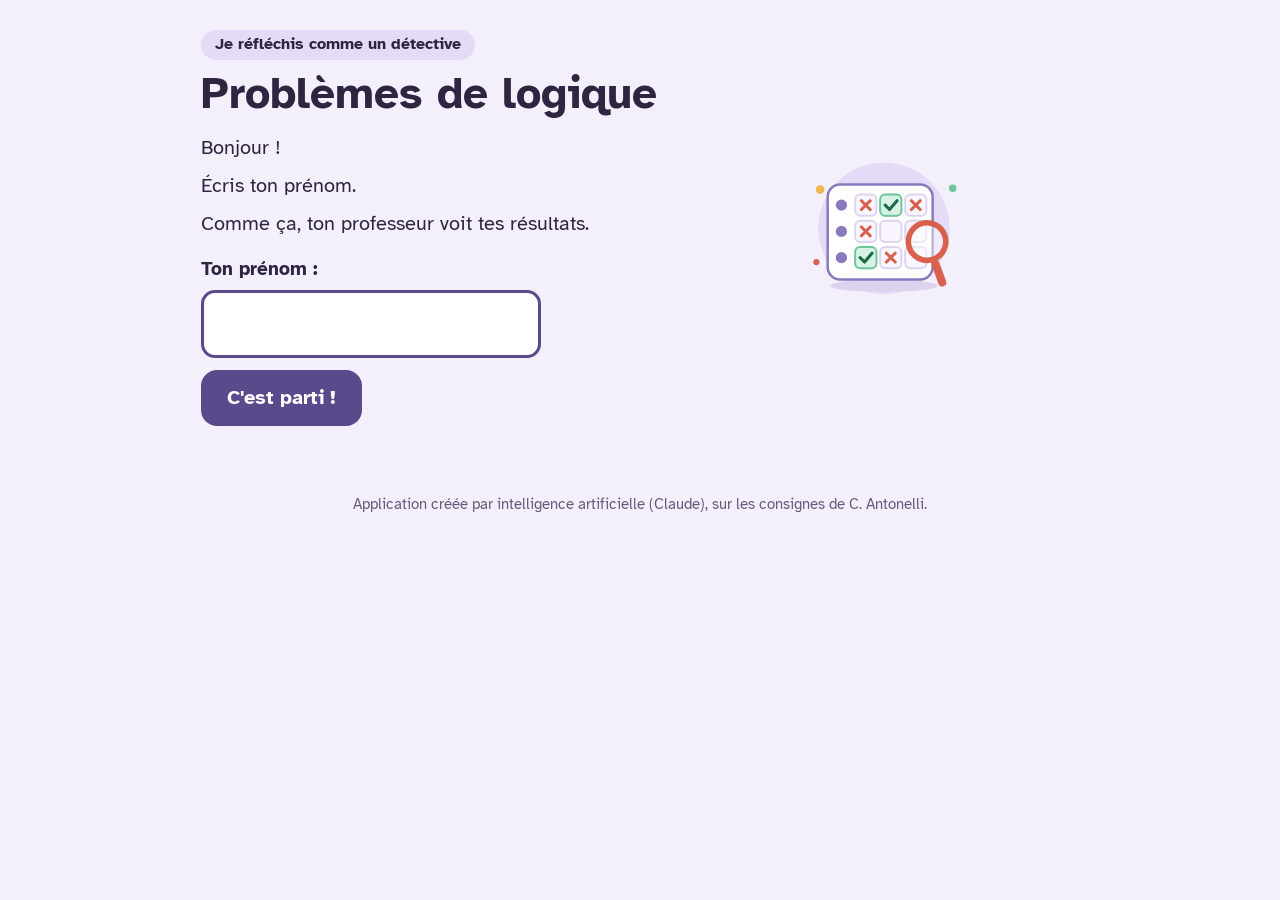
<file: apps/logique.html>
<!DOCTYPE html>
<html lang="fr">
<head>
<meta charset="utf-8">
<meta name="viewport" content="width=device-width,initial-scale=1">
<title>Problèmes de logique</title>
<link rel="preconnect" href="https://fonts.googleapis.com">
<link rel="preconnect" href="https://fonts.gstatic.com" crossorigin>
<link href="https://fonts.googleapis.com/css2?family=Atkinson+Hyperlegible:wght@400;700&display=swap" rel="stylesheet">
<style>
/* VOICE: doux, encourageant, FALC (phrases courtes, une idée par ligne, « tu »)
   IDEA: un petit détective qui remplit un tableau avec des ✓ et des ✗
   PICTURE: un tableau à double entrée avec une loupe
   COLOUR and TYPE: lavande, pêche, menthe, encre prune ; Atkinson Hyperlegible
   LAYOUT: indices à gauche, tableau à droite ; une colonne sur téléphone */
:root{color-scheme:light dark;
--bg:light-dark(#f4f0fb,#1c1726);--card:light-dark(#fff,#2a2338);--ink:light-dark(#2e2541,#f2edf9);
--soft:light-dark(#655a7a,#c3b9d6);--lav:light-dark(#e4dbf8,#3a3150);--peach:light-dark(#ffe6dc,#47302f);
--coral:light-dark(#d9604c,#ff9f8b);--mint:light-dark(#d8f3e5,#21413a);--mintInk:light-dark(#1d6a49,#a3e6c6);
--yel:light-dark(#fff1c9,#4a4025);--line:light-dark(#ddd3ee,#463c5e);--btn:light-dark(#5a4a8c,#cbbcf4);--btnInk:light-dark(#fff,#1c1726);
--bag:light-dark(#8a79bd,#8f7fc6);--tint:light-dark(#f8f5fe,#30293f)}
*{box-sizing:border-box;min-width:0}
body{margin:0;background:var(--bg);color:var(--ink);font:19px/1.6 "Atkinson Hyperlegible",Verdana,sans-serif;overflow-x:clip}
main{max-width:980px;margin:0 auto;padding:0 max(4vw,16px) 48px}
h1{font-size:clamp(30px,6vw,44px);line-height:1.1;margin:0 0 14px;text-wrap:balance}
h2{font-size:28px;line-height:1.2;margin:0 0 8px}
p{margin:0 0 6px}
button,input{font:inherit}button{cursor:pointer}
:focus-visible{outline:3px solid var(--coral);outline-offset:3px}
.hero{display:grid;grid-template-columns:minmax(0,1.2fr) minmax(0,1fr);gap:20px;align-items:center;padding:28px 0 18px}
.hero svg{width:100%;height:auto;max-height:240px}
.intro p{font-size:20px}
.tag{display:inline-block;background:var(--lav);border-radius:999px;padding:2px 14px;font-size:16px;font-weight:700;margin-bottom:10px}
.levels{display:grid;gap:14px;margin:12px 0 24px}
.lv{display:grid;grid-template-columns:64px minmax(0,1fr) auto;gap:16px;align-items:center;text-align:left;background:var(--card);color:var(--ink);border:2px solid var(--line);border-radius:20px;padding:16px 18px;min-height:88px}
.lv:not(:disabled):hover{border-color:var(--btn)}
.lv:disabled{opacity:.55;cursor:not-allowed}
.lv .num{width:64px;height:64px;border-radius:50%;background:var(--lav);display:grid;place-items:center;font-size:28px;font-weight:700}
.lv b{display:block;font-size:22px}
.lv small{color:var(--soft);font-size:17px}
.stars{display:flex;gap:2px}.stars svg{width:24px;height:24px}
.st-on{fill:#f0b84d}.st-off{fill:var(--line)}
details{background:var(--card);border:2px solid var(--line);border-radius:18px;padding:12px 18px;margin:0 0 14px}
summary{font-weight:700;cursor:pointer;min-height:32px}
.memo ul{margin:8px 0;padding-left:1.2em}.memo li{margin:4px 0}
.top{position:sticky;top:0;z-index:3;background:var(--bg);display:flex;flex-wrap:wrap;gap:10px 16px;align-items:center;justify-content:space-between;padding:14px 0 10px;border-bottom:2px solid var(--line);margin-bottom:16px}
.score{background:var(--btn);color:var(--btnInk);border-radius:999px;padding:6px 18px;font-weight:700;font-size:20px}
.ghost{background:none;border:2px solid var(--line);color:var(--ink);border-radius:999px;padding:6px 16px;min-height:44px}
.bar{display:flex;flex-wrap:wrap;gap:10px;align-items:center;justify-content:space-between;padding:16px 0 4px}
.dots{display:flex;gap:6px;width:100%}
.dots i{flex:1;height:10px;border-radius:5px;background:var(--line)}
.dots i.g{background:#6cc79a}.dots i.c{background:var(--btn)}
.qn{color:var(--soft);font-size:17px}
.qhead{display:flex;flex-wrap:wrap;gap:6px 18px;align-items:baseline;justify-content:space-between;margin-bottom:12px}
.qhead h2{font-size:26px;margin:0}
.worth{display:flex;align-items:center;gap:8px;font-size:17px;color:var(--soft)}
.worth .stars svg{width:22px;height:22px}
.play{display:grid;grid-template-columns:minmax(0,1fr) auto;gap:20px;align-items:start}
.panel{background:var(--card);border-radius:20px;padding:16px 18px;border-left:8px solid var(--lav)}
.panel h3{margin:0 0 8px;font-size:21px}
.clues{list-style:none;margin:0;padding:0;display:grid;gap:10px}
.clue{display:grid;grid-template-columns:36px minmax(0,1fr);gap:12px;align-items:start;width:100%;text-align:left;background:var(--tint);color:var(--ink);border:2px solid var(--line);border-radius:16px;padding:10px 14px;font-size:20px;line-height:1.45}
.clue .k{width:36px;height:36px;border-radius:50%;background:var(--lav);display:grid;place-items:center;font-weight:700;font-size:18px}
.clue.done{color:var(--soft)}.clue.done .t{text-decoration:line-through;text-decoration-thickness:2px}
.clue.done .k{background:var(--mint);color:var(--mintInk)}
.clue.hl{border-color:#f0b84d;box-shadow:0 0 0 4px var(--yel)}
.small{font-size:16px;color:var(--soft);margin-top:10px}
.tools{display:flex;flex-wrap:wrap;gap:10px;align-items:center;margin:0 0 12px}
.tools b{margin-right:4px}
.tool{border:3px solid var(--line);background:var(--card);color:var(--ink);border-radius:14px;min-height:52px;padding:6px 16px;font-size:20px;font-weight:700;display:inline-flex;gap:8px;align-items:center}
.tool .m{font-size:26px;line-height:1}
.tool[data-t="1"] .m{color:var(--mintInk)}.tool[data-t="-1"] .m{color:var(--coral)}
.tool[aria-pressed=true]{border-color:var(--btn);background:var(--lav);box-shadow:0 0 0 3px var(--lav)}
.gridwrap{overflow-x:auto;padding:4px 2px 6px}
table.grid{border-collapse:separate;border-spacing:6px}
.grid thead th{vertical-align:bottom;text-align:center;font-size:15px;line-height:1.2;padding:6px 2px;border-radius:12px;font-weight:700;width:68px}
.grid thead th .emo{display:block;font-size:36px;line-height:1.1;margin-bottom:2px}
.grid tbody th{text-align:right;padding:0 10px;font-size:20px;border-radius:12px;white-space:nowrap}
.grid th.on{background:var(--lav)}
.emo{font-family:"Apple Color Emoji","Segoe UI Emoji","Noto Color Emoji",sans-serif}
.cell{width:64px;height:64px;border-radius:14px;border:3px solid var(--line);background:var(--card);font-size:34px;font-weight:700;display:grid;place-items:center;padding:0;color:var(--ink);line-height:1}
.cell.cross{background:var(--tint)}
.cell.v{background:var(--mint);border-color:#6cc79a;color:var(--mintInk)}
.cell.x{color:var(--coral)}
.cell.x.auto{color:light-dark(#e9a597,#a8665c)}
.cell.wrong{border-color:var(--coral);background:var(--peach);animation:shake .35s}
.cell.hl{box-shadow:0 0 0 4px #f0b84d;border-color:#f0b84d}
.cell:disabled{cursor:default}
.btn{background:var(--btn);color:var(--btnInk);border:0;border-radius:16px;padding:12px 26px;min-height:52px;font-weight:700;font-size:20px;text-decoration:none;display:inline-flex;align-items:center}
.btn.alt{background:var(--lav);color:var(--ink)}
.row{display:flex;flex-wrap:wrap;gap:12px;align-items:center}
.hint{background:var(--yel);border-radius:14px;padding:12px 16px;margin:12px 0}
.err{color:var(--coral);font-weight:700;margin:6px 0}
.fb{border-radius:20px;padding:18px 20px;margin:16px 0;animation:pop .35s ease-out}
.fb.ok{background:var(--mint)}.fb.ok .big{color:var(--mintInk)}
.fb.no{background:var(--peach)}
.fb.info{background:var(--lav)}
.fb .big{font-size:26px;font-weight:700;margin-bottom:6px}
.fb ul{margin:6px 0 4px;padding-left:1.2em}.fb li{margin:4px 0}
@keyframes pop{from{transform:scale(.96);opacity:0}to{transform:none;opacity:1}}
@keyframes shake{25%{transform:translateX(-5px)}75%{transform:translateX(5px)}}
@media(prefers-reduced-motion:reduce){.fb,.cell.wrong{animation:none}}
.steps{background:var(--card);border-radius:18px;padding:12px 18px;margin-bottom:14px;border-left:8px solid var(--lav)}
.name-in{width:100%;max-width:340px;font-size:26px;padding:10px 14px;border:3px solid var(--line);border-radius:14px;background:var(--card);color:var(--ink)}
.name-in:focus{border-color:var(--btn);outline:none}
.lbl{display:block;font-weight:700;margin-bottom:6px}
.end{text-align:center;padding:30px 0}
.end .stars{justify-content:center;margin:12px 0}.end .stars svg{width:56px;height:56px}
.end .res{font-size:clamp(44px,10vw,64px);font-weight:700;line-height:1}
.end .row{justify-content:center;margin-top:20px}
.box{background:var(--card);border:2px solid var(--line);border-radius:22px;padding:22px;margin:24px 0}
.rtab{width:100%;border-collapse:collapse;margin:10px 0}
.rtab th,.rtab td{text-align:left;padding:10px 8px;border-bottom:1px solid var(--line)}
.rtab td.r,.rtab th.r{text-align:right;white-space:nowrap}
.rtab th{font-size:16px;color:var(--soft)}
textarea{width:100%;min-height:140px;font:16px/1.5 inherit;border:2px solid var(--line);border-radius:14px;padding:10px;background:var(--card);color:var(--ink)}
.note{font-size:15px;color:var(--soft)}
.warn{background:var(--peach);border-radius:16px;padding:14px 18px;margin-top:12px}
.demo{display:inline-grid;grid-template-columns:auto 44px 44px;gap:4px;align-items:center;margin:8px 0;font-size:17px}
.demo span{display:grid;place-items:center;height:44px;border-radius:10px;border:2px solid var(--line);background:var(--card);font-weight:700;font-size:22px}
.demo .h{border:0;background:none;font-size:15px}.demo .n{border:0;background:none;justify-content:end;padding-right:8px;font-size:17px}
.demo .v{background:var(--mint);color:var(--mintInk);border-color:#6cc79a}.demo .x{color:var(--coral)}
@media(max-width:820px){.play{grid-template-columns:1fr}.gridwrap{display:flex;justify-content:center}}
@media(max-width:600px){.hero{grid-template-columns:1fr;padding-top:20px}.hero svg{max-height:170px;order:-1}.lv{grid-template-columns:48px minmax(0,1fr)}.lv .num{width:48px;height:48px;font-size:22px}.lv .stars{grid-column:2}
 .cell{width:50px;height:50px;font-size:28px;border-radius:12px}.grid thead th{width:52px;font-size:13px}.grid thead th .emo{font-size:28px}.grid tbody th{font-size:17px;padding:0 4px}table.grid{border-spacing:4px}.clue{font-size:18px}.tool{font-size:18px;padding:6px 12px}}
</style>
</head>
<body>
<svg width="0" height="0" style="position:absolute" aria-hidden="true">
<symbol id="star" viewBox="0 0 24 24"><path d="M12 2.5l2.9 6 6.6.8-4.9 4.5 1.3 6.5L12 17l-5.9 3.3 1.3-6.5L2.5 9.3l6.6-.8z"/></symbol>
<symbol id="hero" viewBox="0 0 320 240">
  <circle cx="160" cy="122" r="105" fill="var(--lav)"/>
  <ellipse cx="160" cy="214" rx="86" ry="10" fill="var(--line)"/>
  <rect x="70" y="52" width="168" height="152" rx="20" fill="var(--card)" stroke="var(--bag)" stroke-width="4"/>
  <g fill="var(--tint)" stroke="var(--line)" stroke-width="3">
    <rect x="114" y="68" width="34" height="34" rx="8"/><rect x="154" y="68" width="34" height="34" rx="8"/><rect x="194" y="68" width="34" height="34" rx="8"/>
    <rect x="114" y="110" width="34" height="34" rx="8"/><rect x="154" y="110" width="34" height="34" rx="8"/><rect x="194" y="110" width="34" height="34" rx="8"/>
    <rect x="114" y="152" width="34" height="34" rx="8"/><rect x="154" y="152" width="34" height="34" rx="8"/><rect x="194" y="152" width="34" height="34" rx="8"/>
  </g>
  <rect x="154" y="68" width="34" height="34" rx="8" fill="var(--mint)" stroke="#6cc79a" stroke-width="3"/>
  <rect x="114" y="152" width="34" height="34" rx="8" fill="var(--mint)" stroke="#6cc79a" stroke-width="3"/>
  <g fill="none" stroke-linecap="round" stroke-linejoin="round" stroke-width="5">
    <path d="M162 85l7 7 12-14" stroke="var(--mintInk)"/><path d="M122 169l7 7 12-14" stroke="var(--mintInk)"/>
    <path d="M124 78l14 14M138 78l-14 14M204 78l14 14M218 78l-14 14M124 120l14 14M138 120l-14 14M164 162l14 14M178 162l-14 14" stroke="var(--coral)"/>
  </g>
  <g fill="var(--bag)"><circle cx="92" cy="85" r="9"/><circle cx="92" cy="127" r="9"/><circle cx="92" cy="169" r="9"/></g>
  <g transform="rotate(-20 240 150)"><circle cx="232" cy="140" r="30" fill="#fff" fill-opacity=".45" stroke="var(--coral)" stroke-width="9"/><rect x="226" y="172" width="13" height="44" rx="6" fill="var(--coral)"/></g>
  <circle cx="58" cy="60" r="7" fill="#f0b84d"/><circle cx="270" cy="58" r="6" fill="#6cc79a"/><circle cx="52" cy="176" r="5" fill="var(--coral)"/>
</symbol>
</svg>

<main>
<section id="name" hidden>
  <div class="hero">
    <div class="intro">
      <span class="tag">Je réfléchis comme un détective</span>
      <h1>Problèmes de logique</h1>
      <p>Bonjour !</p>
      <p>Écris ton prénom.</p>
      <p>Comme ça, ton professeur voit tes résultats.</p>
      <form id="nameform" style="margin-top:14px">
        <label class="lbl" for="pn">Ton prénom :</label>
        <input class="name-in" id="pn" maxlength="30" autocomplete="off">
        <div class="err" id="pnerr" hidden>Écris ton prénom pour commencer.</div>
        <div class="row" style="margin-top:12px"><button class="btn">C'est parti !</button></div>
      </form>
    </div>
    <svg role="img" aria-label="Un tableau avec des coches, des croix et une loupe"><use href="#hero"/></svg>
  </div>
</section>

<section id="hub" hidden>
  <div class="bar"><b id="hello"></b><div class="row"><button class="ghost" data-go="results">Mes résultats</button><a class="ghost" href="../index.html" onclick="this.href='../index.html'+location.hash" style="text-decoration:none;display:inline-flex;align-items:center">← Toutes les applications</a></div></div>
  <div class="hero">
    <div class="intro">
      <span class="tag">Je réfléchis comme un détective</span>
      <h1>Problèmes de logique</h1>
      <p>Tu lis des indices.</p>
      <p>Tu remplis un tableau avec des ✓ et des ✗.</p>
      <p>Tu trouves ce qui va avec chaque enfant.</p>
      <p><b>Choisis un niveau.</b></p>
    </div>
    <svg role="img" aria-label="Un tableau avec des coches, des croix et une loupe"><use href="#hero"/></svg>
  </div>
  <div class="levels" id="lvlist"></div>
  <details id="howto"><summary>Comment jouer ?</summary><div class="how"></div></details>
  <details><summary>Mon aide-mémoire</summary><div class="memo"></div></details>
  <details><summary>Pour l'enseignant·e</summary>
    <p class="note">3 niveaux. Chaque niveau compte 3 problèmes. Chaque problème vaut 3 points : l'élève perd 1 point par vérification fausse ou par indice demandé (minimum 1 point quand le problème est réussi). Le niveau suivant s'ouvre avec 5 points sur 9.</p>
    <p class="note">Les problèmes sont créés au hasard à chaque partie. Ils ont toujours une seule solution, et on peut la trouver sans deviner : seulement avec les indices et la règle « un seul ✓ par ligne et par colonne ».</p>
    <p class="note">Niveau 1 : tableau 3 × 3, indices « a » et « n'a pas ». Niveau 2 : tableau 4 × 4, indices négatifs, parfois doubles. Niveau 3 : tableau 5 × 5, indices de classement (poils, plumes, écailles ; avec ou sans ballon ; couleur ; chaud ou froid) L'élève met lui-même toutes les croix, à tous les niveaux.</p>
    <p class="note">Compétence travaillée : lire et interpréter un tableau à double entrée (S206), et organiser un raisonnement en plusieurs étapes.</p>
    <p class="note">Résultats : cette application fait partie du site MathsPass. Le prénom est écrit une seule fois pour tout le site. Chaque niveau terminé s'ajoute à l'écran « Mes résultats » du site, d'où l'élève envoie tout à son professeur. Pour ouvrir tous les niveaux, ajoute #prof à la fin de l'adresse.</p>
  </details>
</section>

<section id="play" hidden>
  <div class="top">
    <button class="ghost" data-go="hub">← Niveaux</button>
    <b id="lvname"></b>
    <span class="score" id="score">Score : 0</span>
    <div class="dots" id="dots"></div>
  </div>
  <div class="qhead"><div><div class="qn" id="qn"></div><h2 id="qtitle"></h2></div><div class="worth" id="worth"></div></div>
  <div class="steps"><p>1. Lis un indice.</p><p>2. Choisis ✓ (oui) ou ✗ (non).</p><p>3. Clique sur la bonne case du tableau.</p><p id="autoinfo"></p></div>
  <div class="play">
    <div class="panel">
      <h3>Les indices</h3>
      <ol class="clues" id="clues"></ol>
      <p class="small">Tu as utilisé un indice ? Clique dessus pour le barrer.</p>
    </div>
    <div>
      <div class="tools" role="group" aria-label="Ce que je mets dans les cases">
        <b>Je mets :</b>
        <button class="tool" data-t="1" aria-pressed="false"><span class="m">✓</span> Oui</button>
        <button class="tool" data-t="-1" aria-pressed="true"><span class="m">✗</span> Non</button>
        <button class="tool" data-t="0" aria-pressed="false">Effacer</button>
      </div>
      <div class="gridwrap"><table class="grid" id="grid"></table></div>
    </div>
  </div>
  <div class="row" style="margin-top:14px" id="actions">
    <button class="btn" id="verify">Je vérifie</button>
    <button class="btn alt" id="hintbtn">Un indice (−1 point)</button>
    <button class="ghost" id="clear">Tout effacer</button>
  </div>
  <div class="hint" id="hintbox" hidden></div>
  <div id="fb" role="status" aria-live="polite"></div>
  <details><summary>Mon aide-mémoire</summary><div class="memo"></div></details>
</section>

<section id="end" class="end" hidden></section>

<section id="results" hidden>
  <div class="bar"><button class="ghost" data-go="hub">← Les niveaux</button></div>
  <div class="box" id="resbox"></div>
</section>
</main>
<footer class="note" style="text-align:center;padding:0 16px 28px">Application créée par intelligence artificielle (Claude), sur les consignes de C. Antonelli.</footer>

<script src="../shared/engine.js"></script>
<script>
{
const $=s=>document.querySelector(s);
const pick=a=>a[Math.floor(Math.random()*a.length)];
const shuf=a=>{a=a.slice();for(let i=a.length-1;i>0;i--){const j=Math.floor(Math.random()*(i+1));[a[i],a[j]]=[a[j],a[i]]}return a};
const esc=s=>String(s).replace(/[&<>"']/g,c=>({'&':'&amp;','<':'&lt;','>':'&gt;','"':'&quot;',"'":'&#39;'}[c]));
const PRAISE=['Bravo !','Super !','Excellent !','Génial !','Tu as trouvé !','Parfait !','Très bien !','Bien joué !','Quel détective !','Magnifique !'];

const NAMES=['Léa','Tom','Sami','Inès','Noah','Lina','Adam','Emma','Yanis','Zoé','Hugo','Nour','Maël','Sara','Ilyas','Jade','Rayan','Alice','Louis','Chloé','Mehdi','Clara','Théo','Aya','Nathan','Lou','Amine','Manon','Lucas','Yasmine','Arthur','Camille','Bilal','Julie','Enzo','Salma','Victor','Maya','Jules','Elif','Kenzo','Rose','Ayoub','Lisa','Malik','Eva','Gabriel','Nina','Ibrahim','Anna','Robin','Fatou','Oscar','Mila','Samuel','Hanna','Diego','Luna','Rania','Maxime'];
let recent=[];

/* ---------- Les thèmes ---------- */
const TH={
animaux:{q:'Quel animal a chaque enfant ?',col:"l'animal",
 pos:(p,i)=>`${p} a ${i.u}.`,neg:(p,i)=>`${p} n'a pas ${i.n}.`,neg2:(p,a,b)=>`${p} n'a pas ${a.n} et pas ${b.n}.`,
 g:{poils:{y:"L'animal de {p} a des poils.",n:"L'animal de {p} n'a pas de poils."},
    plumes:{y:"L'animal de {p} a des plumes.",n:"L'animal de {p} n'a pas de plumes."},
    ecailles:{y:"L'animal de {p} a des écailles.",n:"L'animal de {p} n'a pas d'écailles."}},
 it:[{e:'🐶',nm:'chien',u:'un chien',n:'de chien',g:'poils'},{e:'🐱',nm:'chat',u:'un chat',n:'de chat',g:'poils'},
  {e:'🐰',nm:'lapin',u:'un lapin',n:'de lapin',g:'poils'},{e:'🐹',nm:'hamster',u:'un hamster',n:'de hamster',g:'poils'},
  {e:'🦜',nm:'perroquet',u:'un perroquet',n:'de perroquet',g:'plumes'},{e:'🐔',nm:'poule',u:'une poule',n:'de poule',g:'plumes'},
  {e:'🦆',nm:'canard',u:'un canard',n:'de canard',g:'plumes'},{e:'🐟',nm:'poisson',u:'un poisson',n:'de poisson',g:'ecailles'},
  {e:'🐍',nm:'serpent',u:'un serpent',n:'de serpent',g:'ecailles'},{e:'🦎',nm:'lézard',u:'un lézard',n:'de lézard',g:'ecailles'}]},
sports:{q:'Quel sport fait chaque enfant ?',col:'le sport',
 pos:(p,i)=>`${p} fait ${i.u}.`,neg:(p,i)=>`${p} ne fait pas ${i.n}.`,neg2:(p,a,b)=>`${p} ne fait pas ${a.n} et pas ${b.n}.`,
 g:{ballon:{y:'Le sport de {p} se joue avec un ballon.',n:'Le sport de {p} se joue sans ballon.'},
    sans:{y:'Le sport de {p} se joue sans ballon.',n:'Le sport de {p} se joue avec un ballon.'}},
 it:[{e:'⚽',nm:'foot',u:'du foot',n:'de foot',g:'ballon'},{e:'🏀',nm:'basket',u:'du basket',n:'de basket',g:'ballon'},
  {e:'🏐',nm:'volley',u:'du volley',n:'de volley',g:'ballon'},{e:'🏉',nm:'rugby',u:'du rugby',n:'de rugby',g:'ballon'},
  {e:'🏊',nm:'natation',u:'de la natation',n:'de natation',g:'sans'},{e:'🥋',nm:'judo',u:'du judo',n:'de judo',g:'sans'},
  {e:'🚴',nm:'vélo',u:'du vélo',n:'de vélo',g:'sans'},{e:'💃',nm:'danse',u:'de la danse',n:'de danse',g:'sans'}]},
fruits:{q:'Quel est le fruit préféré de chaque enfant ?',col:'le fruit',
 pos:(p,i)=>`Le fruit préféré de ${p} est ${i.u}.`,neg:(p,i)=>`Le fruit préféré de ${p} n'est pas ${i.u}.`,neg2:(p,a,b)=>`Le fruit préféré de ${p} n'est pas ${a.u} et pas ${b.u}.`,
 g:{jaune:{y:'Le fruit préféré de {p} est jaune.',n:"Le fruit préféré de {p} n'est pas jaune."},
    rouge:{y:'Le fruit préféré de {p} est rouge.',n:"Le fruit préféré de {p} n'est pas rouge."},
    vert:{y:'Le fruit préféré de {p} est vert.',n:"Le fruit préféré de {p} n'est pas vert."}},
 it:[{e:'🍌',nm:'banane',u:'la banane',g:'jaune'},{e:'🍋',nm:'citron',u:'le citron',g:'jaune'},{e:'🍍',nm:'ananas',u:"l'ananas",g:'jaune'},
  {e:'🍎',nm:'pomme',u:'la pomme',g:'rouge'},{e:'🍓',nm:'fraise',u:'la fraise',g:'rouge'},{e:'🍒',nm:'cerise',u:'la cerise',g:'rouge'},
  {e:'🥝',nm:'kiwi',u:'le kiwi',g:'vert'},{e:'🍐',nm:'poire',u:'la poire',g:'vert'}]},
boissons:{q:'Quelle boisson boit chaque enfant au goûter ?',col:'la boisson',
 pos:(p,i)=>`${p} boit ${i.u}.`,neg:(p,i)=>`${p} ne boit pas ${i.n}.`,neg2:(p,a,b)=>`${p} ne boit pas ${a.n} et pas ${b.n}.`,
 g:{chaude:{y:'La boisson de {p} est chaude.',n:"La boisson de {p} n'est pas chaude."},
    froide:{y:'La boisson de {p} est froide.',n:"La boisson de {p} n'est pas froide."}},
 it:[{e:'☕',nm:'chocolat chaud',u:'du chocolat chaud',n:'de chocolat chaud',g:'chaude'},{e:'🍵',nm:'thé',u:'du thé',n:'de thé',g:'chaude'},
  {e:'🧃',nm:'jus de pomme',u:'du jus de pomme',n:'de jus de pomme',g:'froide'},{e:'💧',nm:'eau',u:"de l'eau",n:"d'eau",g:'froide'},
  {e:'🥤',nm:'soda',u:'du soda',n:'de soda',g:'froide'},{e:'🥛',nm:'lait froid',u:'du lait froid',n:'de lait froid',g:'froide'}]},
musique:{q:'Quel instrument joue chaque enfant ?',col:"l'instrument",
 pos:(p,i)=>`${p} joue ${i.u}.`,neg:(p,i)=>`${p} ne joue pas ${i.n}.`,neg2:(p,a,b)=>`${p} ne joue pas ${a.n} et pas ${b.n}.`,
 it:[{e:'🎹',nm:'piano',u:'du piano',n:'de piano'},{e:'🎸',nm:'guitare',u:'de la guitare',n:'de guitare'},{e:'🥁',nm:'batterie',u:'de la batterie',n:'de batterie'},
  {e:'🎻',nm:'violon',u:'du violon',n:'de violon'},{e:'🎺',nm:'trompette',u:'de la trompette',n:'de trompette'},{e:'🎷',nm:'saxophone',u:'du saxophone',n:'de saxophone'}]},
couleurs:{q:'Quelle est la couleur préférée de chaque enfant ?',col:'la couleur',
 pos:(p,i)=>`La couleur préférée de ${p} est ${i.u}.`,neg:(p,i)=>`La couleur préférée de ${p} n'est pas ${i.u}.`,neg2:(p,a,b)=>`La couleur préférée de ${p} n'est pas ${a.u} et pas ${b.u}.`,
 it:[{e:'🟥',nm:'rouge',u:'le rouge'},{e:'🟦',nm:'bleu',u:'le bleu'},{e:'🟩',nm:'vert',u:'le vert'},{e:'🟨',nm:'jaune',u:'le jaune'},{e:'🟪',nm:'violet',u:'le violet'},{e:'🟧',nm:'orange',u:"l'orange"}]}};

/* Négations regroupées : « Tom ne fait pas de foot, pas de judo et pas de vélo. » */
Object.assign(TH.animaux,{nh:p=>`${p} n'a pas`,nk:'n'});Object.assign(TH.sports,{nh:p=>`${p} ne fait pas`,nk:'n'});
Object.assign(TH.fruits,{nh:p=>`Le fruit préféré de ${p} n'est pas`,nk:'u'});Object.assign(TH.boissons,{nh:p=>`${p} ne boit pas`,nk:'n'});
Object.assign(TH.musique,{nh:p=>`${p} ne joue pas`,nk:'n'});Object.assign(TH.couleurs,{nh:p=>`La couleur préférée de ${p} n'est pas`,nk:'u'});
const NEGL=(T,p,l)=>{const w=l.map(i=>i[T.nk]);return`${T.nh(p)} ${w.length>1?w.slice(0,-1).join(', pas ')+' et pas '+w[w.length-1]:w[0]}.`};
for(const T of Object.values(TH)){T.neg=(p,i)=>NEGL(T,p,[i]);T.neg2=(p,a,b)=>NEGL(T,p,[a,b])}
/* « de Ilyas » → « d'Ilyas » */
const VN=NAMES.filter(x=>/^[AEIOUÉÈÎ]/.test(x));
const fix=t=>t.replace(new RegExp("\\bde ("+VN.join('|')+")(?![\\wéèëï])","g"),"d'$1");

/* ---------- Les niveaux ---------- */
const LV=[
 {t:'Niveau 1',s:'3 enfants. Des indices faciles.',n:3,maxPos:1,types:['pos','neg'],maxC:4,auto:false},
 {t:'Niveau 2',s:'4 enfants. Des indices avec « pas ».',n:4,maxPos:1,types:['pos','neg','neg2'],maxC:6,auto:false},
 {t:'Niveau 3',s:'5 enfants. Des indices plus difficiles.',n:5,maxPos:0,types:['neg','neg2','prop','propn'],maxC:9,auto:false,props:true}];
const NP=3,MAXP=3,TOT=NP*MAXP;

/* ---------- Résolution « sans deviner » ---------- */
function propagate(clues,n){const G=Array.from({length:n},()=>Array(n).fill(0));
 const V=(r,c)=>{G[r][c]=1;for(let k=0;k<n;k++){if(k!==c&&G[r][k]===0)G[r][k]=-1;if(k!==r&&G[k][c]===0)G[k][c]=-1}};
 for(const cl of clues){for(const[r,c]of cl.X)if(G[r][c]===0)G[r][c]=-1;for(const[r,c]of cl.V)V(r,c)}
 let ch=true;while(ch){ch=false;
  for(let r=0;r<n;r++){if(G[r].includes(1))continue;const f=G[r].map((v,c)=>v===0?c:-1).filter(c=>c>=0);if(f.length===1){V(r,f[0]);ch=true}}
  for(let c=0;c<n;c++){const col=G.map(row=>row[c]);if(col.includes(1))continue;const f=col.map((v,r)=>v===0?r:-1).filter(r=>r>=0);if(f.length===1){V(f[0],c);ch=true}}}
 return G}
const known=G=>G.flat().filter(v=>v!==0).length;
const solved=G=>G.every(r=>r.includes(1));

function gen(L,theme,avoid=new Set()){const cfg=LV[L],n=cfg.n,T=TH[theme];
 const free=NAMES.filter(x=>!avoid.has(x)),namePool=free.length>=n?free:NAMES;
 for(let tries=0;tries<400;tries++){
  const ppl=shuf(namePool).slice(0,n),items=shuf(T.it).slice(0,n);
  if(cfg.props&&new Set(items.map(i=>i.g)).size<2)continue;
  const sol=shuf([...Array(n).keys()]);
  let C=[];const seen=new Set();const add=c=>{if(!seen.has(c.t)){seen.add(c.t);C.push(c)}};
  for(let r=0;r<n;r++){const p=ppl[r],s=sol[r];
   if(cfg.types.includes('pos'))add({k:'pos',t:T.pos(p,items[s]),X:[],V:[[r,s]],w:Math.random()+.3});
   const others=[...Array(n).keys()].filter(c=>c!==s);
   if(cfg.types.includes('neg'))for(const c of others)add({k:'neg',t:T.neg(p,items[c]),X:[[r,c]],V:[],w:Math.random()});
   if(cfg.types.includes('neg2'))for(let a=0;a<others.length;a++)for(let b=a+1;b<others.length;b++)
    add({k:'neg2',t:T.neg2(p,items[others[a]],items[others[b]]),X:[[r,others[a]],[r,others[b]]],V:[],w:Math.random()-.25});
   if(cfg.types.includes('prop')&&T.g){const g=items[s].g,X=items.map((it,c)=>it.g!==g?[r,c]:null).filter(Boolean);
    if(X.length)add({k:'prop',t:T.g[g].y.replace('{p}',p),X,V:[],w:Math.random()-.6})}
   if(cfg.types.includes('propn')&&T.g){for(const G of new Set(items.map(i=>i.g))){if(G===items[s].g)continue;
    const X=items.map((it,c)=>it.g===G?[r,c]:null).filter(Boolean);add({k:'prop',t:T.g[G].n.replace('{p}',p),X,V:[],w:Math.random()-.5})}}}
  C.sort((a,b)=>a.w-b.w);
  const cov=c=>{const z=c.X.map(([r,q])=>r+','+q);for(const[r,q]of c.V)for(let k=0;k<n;k++){z.push(r+','+k);z.push(k+','+q)}return z};
  for(const c of C){c.cov=cov(c);c.who=(c.X[0]||c.V[0])[0]}
  let use=[],pos=0;const taken=new Set(),propWho=new Set();
  for(const c of C){if(c.k==='pos'&&pos>=cfg.maxPos)continue;
   if(c.cov.some(z=>taken.has(z)))continue;
   if(c.k==='prop'&&propWho.has(c.who))continue;
   const before=known(propagate(use,n)),after=known(propagate(use.concat([c]),n));
   if(after>before){use.push(c);c.cov.forEach(z=>taken.add(z));if(c.k==='prop')propWho.add(c.who);if(c.k==='pos')pos++;if(solved(propagate(use,n)))break}}
  if(!solved(propagate(use,n)))continue;
  for(const c of shuf(use)){const rest=use.filter(x=>x!==c);if(solved(propagate(rest,n)))use=rest}
  if(use.length>cfg.maxC||use.length<2)continue;
  if(cfg.props&&use.filter(c=>c.k==='prop').length<2)continue;
  const byP={};use=use.filter(c=>{if(c.k==='neg'||c.k==='neg2'){(byP[c.who]=byP[c.who]||[]).push(c);return false}return true});
  for(const w in byP){const X=byP[w].flatMap(c=>c.X).sort((a,b)=>a[1]-b[1]);use.push({k:'neg',t:NEGL(T,ppl[w],X.map(([,c])=>items[c])),X,V:[]})}
  use.forEach(c=>c.t=fix(c.t));
  return{theme,T,ppl,items,sol,clues:shuf(use),n,auto:cfg.auto}}
 return null}

/* ---------- Prénom, progrès, résultats ---------- */
let pname='',log=[],prog={u:1,b:{}};
try{pname=localStorage.getItem('mm-name')||'';log=JSON.parse(localStorage.getItem('lg-log')||'[]');prog=JSON.parse(localStorage.getItem('lg-prog')||'null')||{u:1,b:{}}}catch(e){}
const save=()=>{try{localStorage.setItem('mm-name',pname);localStorage.setItem('lg-log',JSON.stringify(log));localStorage.setItem('lg-prog',JSON.stringify(prog))}catch(e){}};
const prof=()=>location.hash==='#prof';

const MEMO=`<ul>
<li><b>✓</b> veut dire <b>oui</b>. <b>✗</b> veut dire <b>non</b>.</li>
<li>Dans chaque ligne, il y a <b>un seul ✓</b>.</li>
<li>Dans chaque colonne, il y a <b>un seul ✓</b>.</li>
<li>Tu mets un ✓ ? Alors tu mets des ✗ dans les autres cases de la ligne et de la colonne.</li>
<li>Dans une ligne, il reste une seule case vide ? C'est le ✓ !</li>
<li>« L'animal de Léa a des plumes » : tu mets un ✗ sur tous les animaux sans plumes.</li>
</ul>`;
const HOW=`<p style="margin-top:8px">Exemple : Léa et Tom ont un animal.</p>
<p>Indice : <b>Léa n'a pas de chat.</b></p>
<div class="demo" aria-hidden="true"><span class="h"></span><span class="h emo">🐶</span><span class="h emo">🐱</span>
<span class="n">Léa</span><span class="v">✓</span><span class="x">✗</span>
<span class="n">Tom</span><span class="x">✗</span><span class="v">✓</span></div>
<p>1. Tu mets un ✗ dans la case Léa – chat.</p>
<p>2. Il reste une seule case pour Léa : le chien. Tu mets un ✓.</p>
<p>3. Le chien est à Léa. Donc Tom n'a pas le chien : ✗.</p>
<p>4. Tom a le chat : ✓.</p>`;
document.querySelectorAll('.memo').forEach(m=>m.innerHTML=MEMO);
document.querySelectorAll('.how').forEach(m=>m.innerHTML=HOW);

const starsN=s=>`<span class="stars" aria-label="${s} étoile${s>1?'s':''} sur 3">${[0,1,2].map(i=>`<svg viewBox="0 0 24 24"><use href="#star" class="${i<s?'st-on':'st-off'}"/></svg>`).join('')}</span>`;
const starsOf=sc=>sc>=TOT?3:sc>=7?2:sc>=5?1:0;
function show(id){['name','hub','play','end','results'].forEach(s=>$('#'+s).hidden=s!==id);window.scrollTo(0,0)}

function hub(){if(!pname){show('name');$('#pn').focus();return}
 $('#hello').textContent=`Bonjour ${pname} !`;const open=prof()?3:prog.u;
 $('#lvlist').innerHTML=LV.map((l,i)=>`<button class="lv" data-l="${i}" ${i>=open?'disabled':''}><span class="num">${i+1}</span><span><b>${l.t}</b><small>${l.s}${i>=open?' · Fermé : réussis le niveau '+i+' pour l\'ouvrir':''}</small></span>${prog.b[i]!==undefined?starsN(starsOf(prog.b[i])):''}</button>`).join('');
 $('#howto').open=!log.length;
 show('hub')}

/* ---------- Le jeu ---------- */
let lv=0,probs=[],pi=0,score=0,res=[],P=null,S=[],AUTO=[],tool=-1,pts=MAXP,done=false,clueDone=new Set();
function start(l){lv=l;const pool=shuf(Object.keys(TH).filter(k=>!LV[l].props||TH[k].g));
 const avoid=new Set(recent);probs=[0,1,2].map(k=>{const p=gen(l,pool[k%pool.length],avoid);p.ppl.forEach(x=>avoid.add(x));return p});
 recent=probs.flatMap(p=>p.ppl);pi=0;score=0;res=[];
 $('#lvname').textContent=`Problèmes de logique · ${LV[l].t}`;show('play');load()}
function load(){P=probs[pi];const n=P.n;S=Array.from({length:n},()=>Array(n).fill(0));AUTO=Array.from({length:n},()=>Array(n).fill(null));
 pts=MAXP;done=false;clueDone=new Set();setTool(-1);
 $('#qn').textContent=`Problème ${pi+1} sur ${NP}`;$('#qtitle').textContent=P.T.q;
 $('#autoinfo').innerHTML='Tu mets un ✓ ? Alors mets aussi des ✗ dans les autres cases de la ligne et de la colonne.';
 $('#clues').innerHTML=P.clues.map((c,k)=>`<li><button class="clue" data-c="${k}"><span class="k">${k+1}</span><span class="t">${c.t}</span></button></li>`).join('');
 $('#grid').innerHTML=`<thead><tr><th></th>${P.items.map((it,c)=>`<th data-col="${c}"><span class="emo" aria-hidden="true">${it.e}</span>${it.nm}</th>`).join('')}</tr></thead><tbody>${P.ppl.map((p,r)=>`<tr><th data-row="${r}">${p}</th>${P.items.map((it,c)=>`<td><button class="cell" data-r="${r}" data-c="${c}"></button></td>`).join('')}</tr>`).join('')}</tbody>`;
 $('#hintbox').hidden=true;$('#fb').innerHTML='';$('#actions').hidden=false;
 render();bar()}
function bar(){$('#score').textContent=`Score : ${score}`;$('#dots').innerHTML=Array.from({length:NP},(_,k)=>`<i class="${k<res.length?'g':k===pi?'c':''}"></i>`).join('');
 $('#worth').innerHTML=done?'':`Ce problème vaut : ${starsN(pts)}`}
function render(){document.querySelectorAll('.cell').forEach(b=>{const r=+b.dataset.r,c=+b.dataset.c,v=S[r][c];
 b.textContent=v===1?'✓':v===-1?'✗':'';b.classList.toggle('v',v===1);b.classList.toggle('x',v===-1);b.classList.toggle('auto',v===-1&&AUTO[r][c]!==null);
 b.setAttribute('aria-label',`${P.ppl[r]} et ${P.items[c].nm} : ${v===1?'oui':v===-1?'non':'vide'}`);b.disabled=done})}
function setTool(t){tool=t;document.querySelectorAll('.tool').forEach(b=>b.setAttribute('aria-pressed',String(+b.dataset.t===t)))}
function clearAuto(r,c){const key=r+','+c;for(let i=0;i<P.n;i++)for(let j=0;j<P.n;j++)if(AUTO[i][j]===key){AUTO[i][j]=null;if(S[i][j]===-1)S[i][j]=0}}
function clickCell(r,c){if(done)return;const cur=S[r][c];
 if(cur===1)clearAuto(r,c);
 AUTO[r][c]=null;
 if(tool===0||cur===tool)S[r][c]=0;
 else{S[r][c]=tool;
  if(tool===1&&P.auto){const key=r+','+c;for(let k=0;k<P.n;k++){if(k!==c&&S[r][k]===0){S[r][k]=-1;AUTO[r][k]=key}if(k!==r&&S[k][c]===0){S[k][c]=-1;AUTO[k][c]=key}}}}
 document.querySelectorAll('.cell.wrong,.cell.hl,.clue.hl').forEach(x=>x.classList.remove('wrong','hl'));
 if(!$('#fb .ok'))$('#fb').innerHTML='';
 render()}
function cellEl(r,c){return document.querySelector(`.cell[data-r="${r}"][data-c="${c}"]`)}
const cellName=(r,c)=>`<b>${P.ppl[r]}</b> – <b>${P.items[c].nm}</b>`;

function verify(){if(done)return;const n=P.n;$('#hintbox').hidden=true;
 for(let r=0;r<n;r++){const k=S[r].filter(v=>v===1).length;
  if(k>1)return info(`Il y a ${k} ✓ dans la ligne de ${P.ppl[r]}.`,'Il faut un seul ✓ dans chaque ligne.')}
 for(let c=0;c<n;c++){const k=S.filter(row=>row[c]===1).length;
  if(k>1)return info(`Il y a ${k} ✓ dans la colonne ${P.items[c].nm}.`,'Il faut un seul ✓ dans chaque colonne.')}
 const miss=P.ppl.filter((p,r)=>!S[r].includes(1));
 if(miss.length)return info("Ton tableau n'est pas fini.",`Il manque un ✓ pour : ${miss.join(', ')}.`,'Tu ne perds pas de point. Continue !');
 const wrong=[];for(let r=0;r<n;r++)for(let c=0;c<n;c++){const good=P.sol[r]===c;if((S[r][c]===1&&!good)||(S[r][c]===-1&&good))wrong.push([r,c])}
 if(wrong.length){pts=Math.max(1,pts-1);bar();
  wrong.forEach(([r,c])=>cellEl(r,c).classList.add('wrong'));
  $('#fb').innerHTML=`<div class="fb no"><p class="big">Ce n'est pas encore juste.</p><p>Ce n'est pas grave. Tu apprends !</p><p>Les cases fausses sont en orange : il y en a ${wrong.length}.</p><p>Change ces cases. Relis bien les indices.</p><p>Puis clique encore sur « Je vérifie ».</p></div>`;return}
 done=true;score+=pts;res.push(pts);bar();render();$('#actions').hidden=true;
 const last=pi===NP-1;
 $('#fb').innerHTML=`<div class="fb ok"><p class="big">${pick(PRAISE)}</p><p>Tu gagnes ${pts} point${pts>1?'s':''}.</p><p><b>La solution :</b></p><ul>${P.ppl.map((p,r)=>`<li><span class="emo">${P.items[P.sol[r]].e}</span> ${fix(P.T.pos(p,P.items[P.sol[r]]))}</li>`).join('')}</ul><div class="row" style="margin-top:12px"><button class="btn" id="next">${last?'Voir mon score':'Problème suivant →'}</button></div></div>`;
 $('#next').focus()}
function info(...lines){$('#fb').innerHTML=`<div class="fb info"><p class="big">${lines[0]}</p>${lines.slice(1).map(l=>`<p>${l}</p>`).join('')}</div>`}

/* ---------- Indice : la prochaine étape logique ---------- */
function hint(){if(done)return;const n=P.n,box=$('#hintbox');
 document.querySelectorAll('.cell.hl,.clue.hl').forEach(x=>x.classList.remove('hl'));
 const say=(html,cells=[],clue=null,cost=true)=>{if(cost){pts=Math.max(1,pts-1);bar()}box.innerHTML='<b>Indice :</b> '+html;box.hidden=false;
  cells.forEach(([r,c])=>cellEl(r,c).classList.add('hl'));if(clue!==null)document.querySelector(`.clue[data-c="${clue}"]`).classList.add('hl')};
 for(let r=0;r<n;r++)for(let c=0;c<n;c++){const good=P.sol[r]===c;
  if((S[r][c]===1&&!good)||(S[r][c]===-1&&good))return say(`Attention, une case est fausse : ${cellName(r,c)}. Elle est entourée en jaune. Efface-la.`,[[r,c]])}
 for(let k=0;k<P.clues.length;k++){const cl=P.clues[k];
  const v=cl.V.find(([r,c])=>S[r][c]!==1);if(v)return say(`Relis l'indice n°${k+1}. Mets un ✓ dans la case ${cellName(...v)}.`,[v],k);
  const x=cl.X.find(([r,c])=>S[r][c]!==-1);if(x)return say(`Relis l'indice n°${k+1}. Il te dit : mets un ✗ dans la case ${cellName(...x)}.`,[x],k)}
 for(let r=0;r<n;r++){const c=S[r].indexOf(1);if(c<0)continue;const e=S[r].map((v,j)=>v===0?j:-1).filter(j=>j>=0);
  if(e.length)return say(`Dans la ligne de ${P.ppl[r]}, il y a déjà un ✓. Mets un ✗ dans les autres cases de la ligne.`,e.map(j=>[r,j]))}
 for(let c=0;c<n;c++){const r=S.findIndex(row=>row[c]===1);if(r<0)continue;const e=S.map((row,i)=>row[c]===0?i:-1).filter(i=>i>=0);
  if(e.length)return say(`Dans la colonne ${P.items[c].nm}, il y a déjà un ✓. Mets un ✗ dans les autres cases de la colonne.`,e.map(i=>[i,c]))}
 for(let r=0;r<n;r++){if(S[r].includes(1))continue;const e=S[r].map((v,j)=>v===0?j:-1).filter(j=>j>=0);
  if(e.length===1)return say(`Dans la ligne de ${P.ppl[r]}, il reste une seule case vide. Mets un ✓ dedans.`,[[r,e[0]]])}
 for(let c=0;c<n;c++){if(S.some(row=>row[c]===1))continue;const e=S.map((row,i)=>row[c]===0?i:-1).filter(i=>i>=0);
  if(e.length===1)return say(`Dans la colonne ${P.items[c].nm}, il reste une seule case vide. Mets un ✓ dedans.`,[[e[0],c]])}
 say('Ton tableau est fini. Clique sur « Je vérifie ».',[],null,false)}

/* ---------- Fin de niveau ---------- */
function end(){const ok=score>=5;let msg;
 if(score===TOT)msg='Parfait ! Tu as tout juste du premier coup !';else if(score>=7)msg='Très bien ! Tu as bien réfléchi.';else if(score>=5)msg="C'est bien ! Tu peux encore t'entraîner.";else msg='Continue ! Recommence ce niveau. Utilise l\'aide-mémoire.';
 if(prog.b[lv]===undefined||score>prog.b[lv])prog.b[lv]=score;
 const d=new Date();log.push({l:lv,s:score,d:d.toLocaleDateString('fr-BE')+' '+d.toLocaleTimeString('fr-BE',{hour:'2-digit',minute:'2-digit'})});MM.store.add('LOGIQUE','Problèmes de logique',lv,score,TOT);
 let um='';if(ok&&lv<2&&prog.u<lv+2){prog.u=lv+2;um=`<p><b>Le niveau ${lv+2} est ouvert !</b></p>`}
 save();const canNext=lv<2&&(prof()||prog.u>lv+1);
 $('#end').innerHTML=`<h2>${LV[lv].t} terminé</h2><p>Bravo ${esc(pname)}, voici ton score :</p><p class="res">${score} / ${TOT}</p>${starsN(starsOf(score))}<p>${msg}</p>${um}${!ok&&lv<2?'<p>Pour ouvrir le niveau suivant, il faut 5 points sur 9.</p>':''}
 <div class="row"><button class="btn alt" id="again">Recommencer</button>${canNext?'<button class="btn" id="nextlv">Niveau suivant →</button>':''}<button class="ghost" data-go="hub">Les niveaux</button><button class="ghost" data-go="results">Mes résultats</button></div>
 <p style="margin-top:14px">Pour envoyer tes résultats à ton professeur, clique sur « Mes résultats ».</p>`;
 show('end')}

/* Lien pré-rempli du formulaire de l'enseignante (voir « Envoi des résultats »). */
const FORM_URL='';
function resText(){return`Prénom : ${pname}\n`+(log.length?log.map(r=>`Problèmes de logique · Niveau ${r.l+1} : ${r.s}/${TOT} (${r.d})`).join('\n'):'Pas encore de partie.')}
function results(){
 $('#resbox').innerHTML=`<h2>Les résultats de ${esc(pname)}</h2><p>Montre cet écran à ton professeur.</p>`+
 (log.length?`<table class="rtab"><thead><tr><th>Niveau</th><th class="r">Score</th><th class="r">Date</th></tr></thead><tbody>${log.slice().reverse().map(r=>`<tr><td>Niveau ${r.l+1}</td><td class="r"><b>${r.s} / ${TOT}</b></td><td class="r">${r.d}</td></tr>`).join('')}</tbody></table>`:'<p>Tu n\'as pas encore joué.</p>')+
 `<div class="row" style="margin-top:12px">${log.length?`<a class="btn" target="_blank" rel="noopener" href="${esc(FORM_URL.replace('APPLI',encodeURIComponent('Problèmes de logique')).replace('PRENOM',encodeURIComponent(pname)).replace('RESULTATS',encodeURIComponent(resText())))}">Envoyer à mon professeur</a>`:''}<button class="btn alt" id="copy">Copier mes résultats</button></div>${log.length?'<p class="note" style="margin-top:10px">Une page s\'ouvre. Clique sur « Envoyer » en bas de la page.</p>':'<div class="warn"><p>Pour envoyer tes résultats, termine d\'abord un niveau.</p></div>'}<div id="copymsg"></div>`;
 show('results')}
function change(){$('#resbox').innerHTML=`<h2>Changer d'élève</h2><div class="warn"><p>Les résultats de <b>${esc(pname)}</b> vont être effacés de cet ordinateur.</p><p>Tu veux continuer ?</p></div><div class="row" style="margin-top:14px"><button class="btn" id="wipe">Oui, changer d'élève</button><button class="ghost" data-go="hub">Non</button></div>`;show('results')}

/* ---------- Événements ---------- */
document.getElementById('nameform').addEventListener('submit',e=>{e.preventDefault();const v=$('#pn').value.trim();if(!v){$('#pnerr').hidden=false;return}pname=v;save();hub()});
document.addEventListener('click',e=>{const t=e.target.closest('button');if(!t)return;const go=t.dataset.go;
 if(go==='hub')hub();else if(go==='results')location.href='../resultats.html'+location.hash;else if(go==='change')change();
 else if(t.classList.contains('lv'))start(+t.dataset.l);
 else if(t.classList.contains('tool'))setTool(+t.dataset.t);
 else if(t.classList.contains('cell'))clickCell(+t.dataset.r,+t.dataset.c);
 else if(t.classList.contains('clue')){const k=+t.dataset.c;t.classList.toggle('done');t.classList.remove('hl')}
 else if(t.id==='verify')verify();
 else if(t.id==='hintbtn')hint();
 else if(t.id==='clear'){if(done)return;S=S.map(r=>r.map(()=>0));AUTO=AUTO.map(r=>r.map(()=>null));$('#fb').innerHTML='';$('#hintbox').hidden=true;document.querySelectorAll('.hl,.wrong').forEach(x=>x.classList.remove('hl','wrong'));render()}
 else if(t.id==='next'){if(pi<NP-1){pi++;load();window.scrollTo(0,0)}else end()}
 else if(t.id==='again')start(lv);
 else if(t.id==='nextlv')start(lv+1);
 else if(t.id==='copy'){const txt=resText(),m=$('#copymsg');
  const fall=()=>{m.innerHTML=`<p>Sélectionne le texte et copie-le :</p><textarea readonly>${esc(txt)}</textarea>`;m.querySelector('textarea').select()};
  try{navigator.clipboard.writeText(txt).then(()=>{m.innerHTML='<p class="fb ok">Tes résultats sont copiés. Tu peux les coller dans un message à ton professeur.</p>'},fall)}catch(err){fall()}}
 else if(t.id==='wipe'){pname='';log=[];prog={u:1,b:{}};save();$('#pn').value='';hub()}});
/* Surligner la ligne et la colonne de la case visée */
function lite(b){document.querySelectorAll('.grid th.on,.cell.cross').forEach(x=>x.classList.remove('on','cross'));if(!b)return;const r=b.dataset.r,c=b.dataset.c;
 document.querySelector(`.grid th[data-row="${r}"]`).classList.add('on');document.querySelector(`.grid th[data-col="${c}"]`).classList.add('on');
 document.querySelectorAll(`.cell[data-r="${r}"],.cell[data-c="${c}"]`).forEach(x=>{if(x!==b)x.classList.add('cross')})}
document.addEventListener('pointerover',e=>{const b=e.target.closest('.cell');if(b)lite(b);else if(!e.target.closest('.grid'))lite(null)});
document.addEventListener('focusin',e=>{const b=e.target.closest('.cell');lite(b||null)});
window.addEventListener('hashchange',()=>{if(!$('#hub').hidden)hub()});
hub();
}
</script>
</body>
</html>
</file>
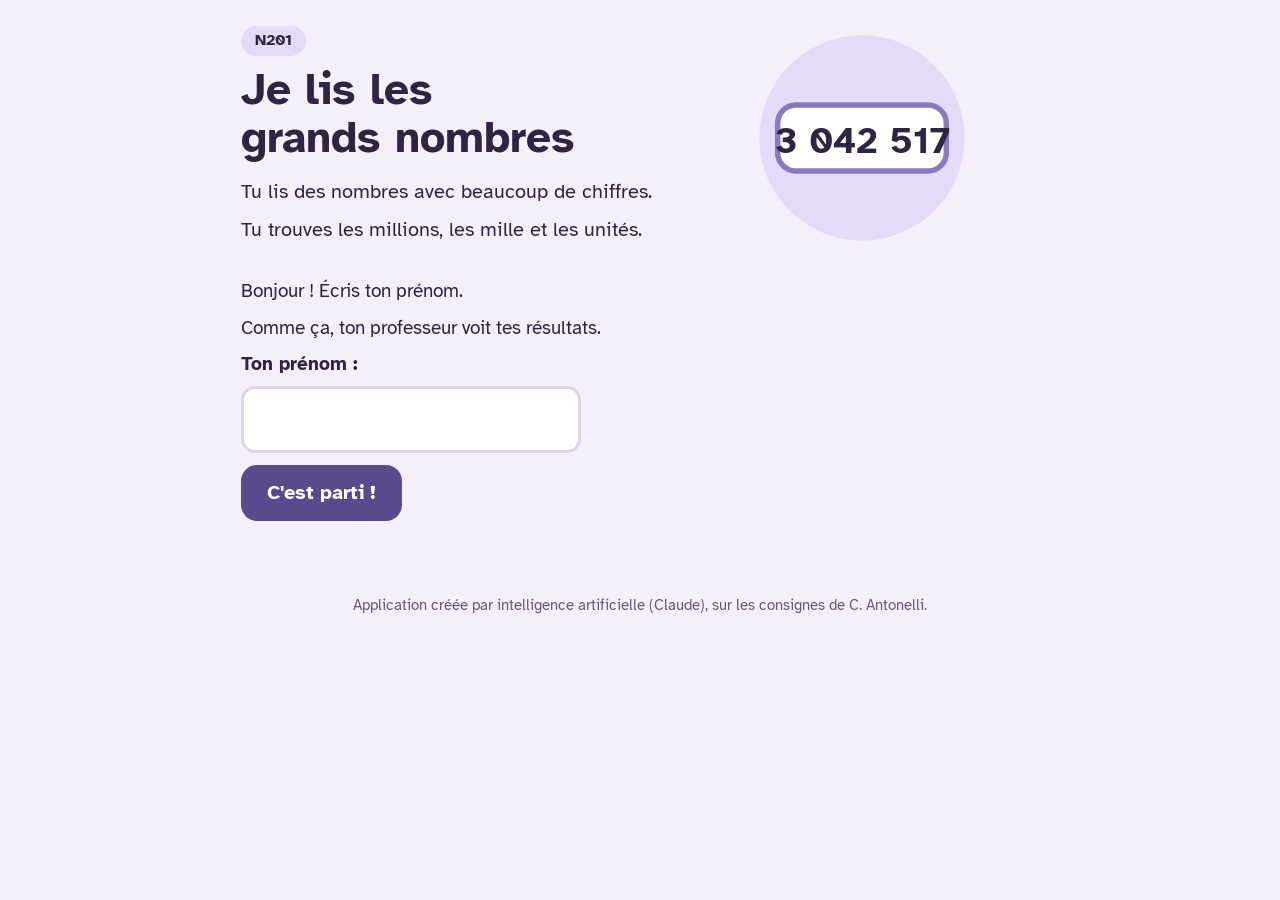
<file: apps/n201.html>
<!DOCTYPE html>
<html lang="fr">
<head>
<meta charset="utf-8">
<meta name="viewport" content="width=device-width,initial-scale=1">
<title>N201 · Je lis les grands nombres</title>
<link rel="preconnect" href="https://fonts.googleapis.com"><link rel="preconnect" href="https://fonts.gstatic.com" crossorigin><link href="https://fonts.googleapis.com/css2?family=Atkinson+Hyperlegible:wght@400;700&display=swap" rel="stylesheet">
<link rel="stylesheet" href="../shared/style.css">
</head>
<body>
<main id="app"></main>
<footer class="note">Application créée par intelligence artificielle (Claude), sur les consignes de C. Antonelli.</footer>
<script src="../shared/engine.js"></script>
<script>
{
const {R,pick,shuf,G,W,numK,near,RANG,clsTable,opts}=MM;
const big=n=>`<div class="big">${G(n)}</div>`;
/* Choisir la bonne écriture en lettres */
const qWords=(a,b)=>()=>{const n=numK(R(a,b)),opts=shuf([n,...near(n,2)]);
 return{big:big(n),text:['Lis ce nombre.','Choisis la bonne écriture en lettres.'],kind:'choice',long:true,ans:n,
 opts:opts.map(v=>({l:W(v),v})),hint:'Coupe le nombre en paquets de 3 chiffres, en partant de la droite. Lis paquet par paquet.',
 ok:`${G(n)} se lit : ${W(n)}.`,ex:['Tu coupes le nombre en paquets de 3 chiffres, en partant de la droite.','Tu lis chaque paquet, puis le nom de la classe : milliards, millions, mille.',`${G(n)} se lit : <b>${W(n)}</b>.`],exHtml:clsTable(n)}};
/* Le chiffre d'un rang */
const qRang=(a,b)=>()=>{const n=numK(R(a,b),.15),s=String(n),p=R(0,s.length-1),d=+s[s.length-1-p];
 return{big:big(n),text:['Regarde ce nombre.',`Quel est le chiffre des <b>${RANG[p]}</b> ?`],kind:'choice',ans:d,
 opts:opts(d,shuf([...s].map(Number)),4,()=>R(0,9)).map(v=>({l:`<big>${v}</big>`,v})),
 hint:'Utilise le tableau des classes : unités, mille, millions, milliards.',ok:`Le chiffre des ${RANG[p]} est ${d}.`,
 ex:['Tu places le nombre dans le tableau des classes.',`Tu cherches la colonne des ${RANG[p]}.`,`Le chiffre des ${RANG[p]} est <b>${d}</b>.`],exHtml:clsTable(n,p)}};
/* Combien de mille / millions / milliards en tout */
const qCombien=(a,b,div,mot)=>()=>{const n=numK(R(a,b)),ans=Math.floor(n/div),o=opts(ans,shuf([ans%1000,Number(String(n)[0]),Math.floor(n/(div*1000))||null,ans*10]));
 return{big:big(n),text:['Regarde ce nombre.',`Combien de <b>${mot}</b> il y a dans ce nombre ?`],kind:'choice',ans,
 opts:o.map(v=>({l:`<big>${G(v)}</big>`,v})),hint:`Cache les ${String(div).length-1} derniers chiffres. Regarde ce qui reste.`,
 ok:`Il y a ${G(ans)} ${mot} dans ${G(n)}.`,ex:[`Tu cherches le nombre de ${mot}.`,`Tu caches les ${String(div).length-1} derniers chiffres du nombre.`,`Il reste ${G(ans)}.`,`Dans ${G(n)}, il y a <b>${G(ans)}</b> ${mot}.`],exHtml:clsTable(n)}};
const MEMO1=`<p><b>Lire un nombre jusqu'à 6 chiffres</b></p><p>1. Coupe le nombre en paquets de 3 chiffres, en partant de la droite.</p><p>2. Lis le paquet de gauche, puis dis « mille ».</p><p>3. Lis le dernier paquet.</p>${MM.clsTable(482305)}<p>482 305 se lit : ${MM.W(482305)}.</p><p>En Belgique : 70 = septante, 80 = quatre-vingts, 90 = nonante.</p>`;
const MEMO2=`<p><b>Lire un nombre avec des millions (7 à 9 chiffres)</b></p><p>1 000 000 = un million. Il y a 6 zéros.</p><p>1. Coupe le nombre en paquets de 3 chiffres, en partant de la droite.</p><p>2. Lis les millions, puis les mille, puis les unités.</p>${MM.clsTable(3042517)}<p>3 042 517 se lit : ${MM.W(3042517)}.</p><p>Combien de millions ? Cache les 6 derniers chiffres : il reste 3.</p>`;
const MEMO3=`<p><b>Lire un nombre avec des milliards (10 à 12 chiffres)</b></p><p>1 000 000 000 = un milliard. Il y a 9 zéros.</p><p>Tu lis dans l'ordre : milliards, millions, mille, unités.</p>${MM.clsTable(25003400120)}<p>25 003 400 120 se lit : ${MM.W(25003400120)}.</p><p>Une classe vide (000) : tu ne la lis pas.</p>`;
MM.run({code:'N201',title:'Je lis les grands nombres',
 desc:['Tu lis des nombres avec beaucoup de chiffres.','Tu trouves les millions, les mille et les unités.'],
 icon:'<svg viewBox="0 0 120 120" role="img" aria-label="Un grand nombre"><circle cx="60" cy="60" r="56" fill="var(--lav)"/><rect x="14" y="42" width="92" height="36" rx="10" fill="var(--card)" stroke="var(--bag)" stroke-width="3"/><text x="60" y="68" text-anchor="middle" font-size="20" font-weight="700" fill="var(--ink)" font-family="Atkinson Hyperlegible,Verdana,sans-serif">3 042 517</text></svg>',
 memo:`<p>Pour lire un grand nombre :</p><p>1. Coupe le nombre en paquets de 3 chiffres, en partant de la droite.</p><p>2. Lis chaque paquet, puis dis le nom de la classe.</p>${clsTable(3042517)}<p>3 042 517 se lit : trois millions quarante-deux mille cinq cent dix-sept.</p><p>En Belgique : 70 = septante, 80 = quatre-vingts, 90 = nonante.</p>`,
 levels:[
 {t:'Niveau 1',memo:MEMO1,s:'Les nombres de 3 à 6 chiffres',comp:'N101, phase 1',teach:'lire des nombres de 3 à 6 chiffres, rang d\'un chiffre, nombre de mille.',g:[qWords(3,6),qRang(4,6),qCombien(4,6,1e3,'mille')]},
 {t:'Niveau 2',memo:MEMO2,s:'Les nombres de 7 à 9 chiffres',comp:'N201, phase 2',teach:'lire des nombres de 7 à 9 chiffres, rang d\'un chiffre, nombre de millions.',g:[qWords(7,9),qRang(7,9),qCombien(7,9,1e6,'millions'),qCombien(7,9,1e3,'mille')]},
 {t:'Niveau 3',memo:MEMO3,s:'Les milliards : 10 à 12 chiffres',comp:'dépassement',teach:'lire des nombres jusqu\'aux centaines de milliards (pas de compétence de lecture en phase 3).',g:[qWords(10,12),qRang(10,12),qCombien(10,12,1e9,'milliards'),qCombien(10,12,1e6,'millions')]}]});

}
</script>
</body>
</html>
</file>
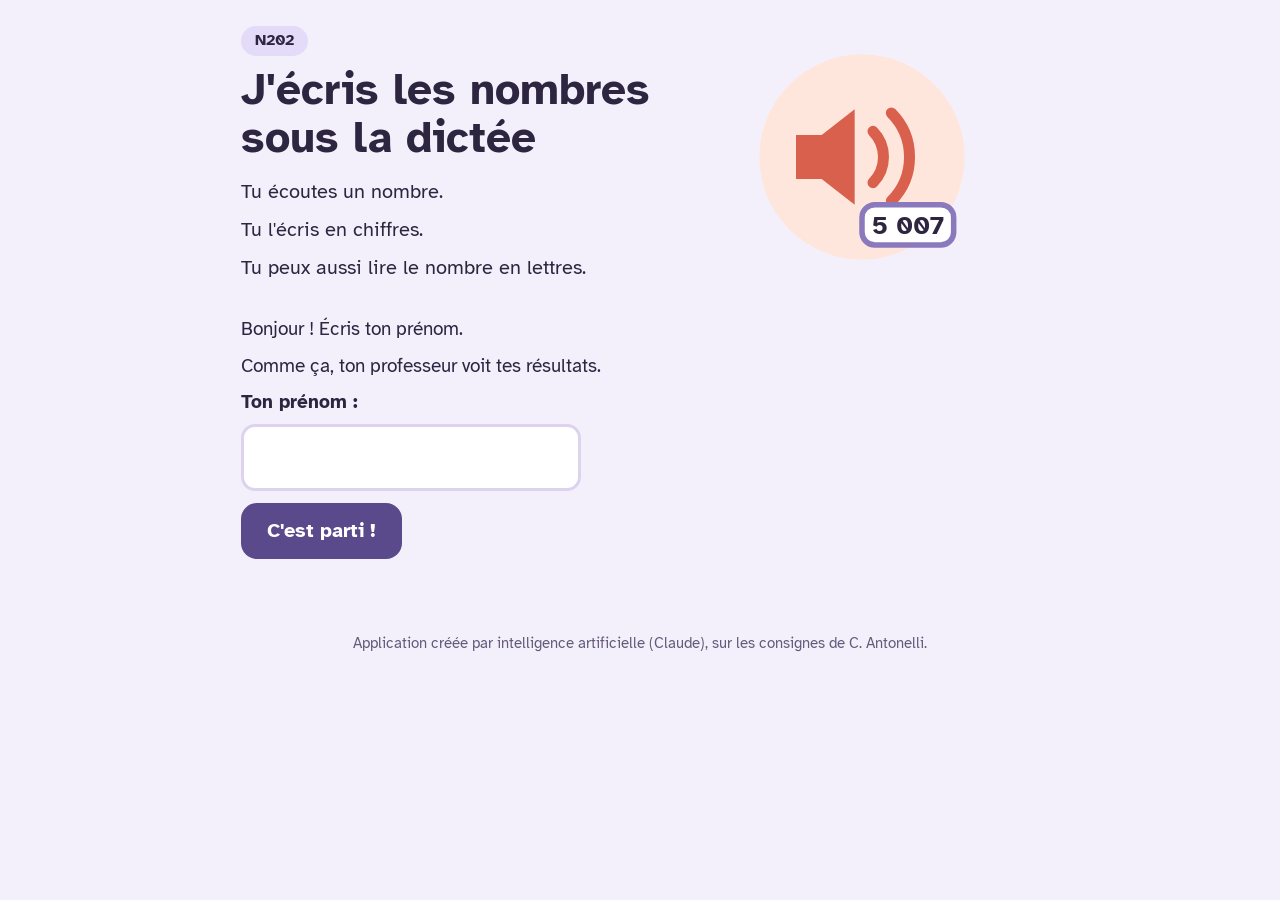
<file: apps/n202.html>
<!DOCTYPE html>
<html lang="fr">
<head>
<meta charset="utf-8">
<meta name="viewport" content="width=device-width,initial-scale=1">
<title>N202 · J'écris les nombres sous la dictée</title>
<link rel="preconnect" href="https://fonts.googleapis.com"><link rel="preconnect" href="https://fonts.gstatic.com" crossorigin><link href="https://fonts.googleapis.com/css2?family=Atkinson+Hyperlegible:wght@400;700&display=swap" rel="stylesheet">
<link rel="stylesheet" href="../shared/style.css">
</head>
<body>
<main id="app"></main>
<footer class="note">Application créée par intelligence artificielle (Claude), sur les consignes de C. Antonelli.</footer>
<script src="../shared/engine.js"></script>
<script>
{
const {R,pick,shuf,G,W,numK,near,clsTable,opts}=MM;
/* explication par classes : « trois millions → 3 ; quarante-deux mille → 042 ; … » */
function parts(n){const s=String(n),k=Math.ceil(s.length/3),p=s.padStart(k*3,'0'),NM=['','mille','millions','milliards'],out=[];
 for(let i=0;i<k;i++){const v=+p.slice(i*3,i*3+3),c=k-1-i,w=v===0?'(rien)':W(v*Math.pow(1000,c));
  out.push(`${c?'Classe des '+NM[c]:'Classe des unités'} : ${w} → <b>${i===0?String(v):p.slice(i*3,i*3+3)}</b>`)}
 return out}
const ex=n=>['Tu écris le nombre classe par classe.','Chaque classe a 3 chiffres (sauf la première à gauche). Une classe vide s\'écrit 000.',...parts(n),`Le nombre est <b>${G(n)}</b>.`];
const qType=(a,b,z)=>()=>{const n=numK(R(a,b),z);
 return{say:W(n),text:['Écoute le nombre.','Écris-le en chiffres.'],kind:'num',ans:n,fmt:G,
 hint:'Écris d\'abord les milliards ou les millions, puis les mille, puis les unités. Chaque classe a 3 chiffres.',ok:`${W(n)} = ${G(n)}.`,ex:ex(n),exHtml:clsTable(n)}};
const qPick=(a,b,z)=>()=>{const n=numK(R(a,b),z),o=opts(n,near(n,3));
 return{say:W(n),text:['Écoute le nombre.','Choisis la bonne écriture en chiffres.'],kind:'choice',ans:n,opts:o.map(v=>({l:`<span style="font-size:28px">${G(v)}</span>`,v})),
 hint:'Attention aux zéros ! Chaque classe a 3 chiffres.',ok:`${W(n)} = ${G(n)}.`,ex:ex(n),exHtml:clsTable(n)}};
const MEMO1=`<p><b>Écrire un nombre jusqu'à 6 chiffres</b></p><p>1. Tu entends « mille » ? Écris d'abord le nombre de mille.</p><p>2. Après « mille », il faut toujours 3 chiffres.</p><p>3. S'il manque des chiffres, ajoute des 0.</p>${MM.clsTable(6080)}<p>six mille quatre-vingts = 6 080 (et pas 680).</p>`;
const MEMO2=`<p><b>Écrire un nombre avec des millions</b></p><p>1. Écris d'abord le nombre de millions.</p><p>2. Après « millions », il faut toujours 6 chiffres : 3 pour les mille, 3 pour les unités.</p><p>3. Une classe vide s'écrit 000.</p>${MM.clsTable(5007030)}<p>cinq millions sept mille trente = 5 007 030.</p>`;
const MEMO3=`<p><b>Écrire un nombre avec des milliards</b></p><p>1. Écris d'abord le nombre de milliards.</p><p>2. Après « milliards », il faut toujours 9 chiffres.</p><p>3. Une classe vide s'écrit 000.</p>${MM.clsTable(12000450006)}<p>douze milliards quatre cent cinquante mille six = 12 000 450 006.</p>`;
MM.run({code:'N202',title:'J\'écris les nombres sous la dictée',
 desc:['Tu écoutes un nombre.','Tu l\'écris en chiffres.','Tu peux aussi lire le nombre en lettres.'],
 icon:'<svg viewBox="0 0 120 120" role="img" aria-label="Un haut-parleur et un nombre"><circle cx="60" cy="60" r="56" fill="var(--peach)"/><path d="M24 48h14l18-14v52L38 72H24z" fill="var(--coral)"/><path d="M66 46a20 20 0 0 1 0 28M76 36a34 34 0 0 1 0 48" fill="none" stroke="var(--coral)" stroke-width="6" stroke-linecap="round"/><rect x="60" y="86" width="50" height="22" rx="7" fill="var(--card)" stroke="var(--bag)" stroke-width="3"/><text x="85" y="102" text-anchor="middle" font-size="14" font-weight="700" fill="var(--ink)" font-family="Atkinson Hyperlegible,Verdana,sans-serif">5 007</text></svg>',
 memo:`<p>Pour écrire un grand nombre :</p><p>1. Écoute bien les mots <b>milliards</b>, <b>millions</b> et <b>mille</b>.</p><p>2. Écris le nombre classe par classe.</p><p>3. Chaque classe a 3 chiffres. S'il manque des chiffres, tu ajoutes des 0.</p>${clsTable(5007030)}<p>cinq millions sept mille trente = 5 007 030.</p>`,
 teach:'Le bouton « Écouter » utilise la voix de l\'ordinateur ou de la tablette (son nécessaire). Le bouton « Voir en lettres » montre le nombre écrit : utile sans son, ou pour aider.',
 levels:[
 {t:'Niveau 1',memo:MEMO1,s:'Les nombres de 3 à 6 chiffres',comp:'N102, phase 1',teach:'écrire sous la dictée des nombres de 3 à 6 chiffres.',g:[qType(3,6,.25),qType(4,6,.35),qPick(4,6,.35)]},
 {t:'Niveau 2',memo:MEMO2,s:'Les nombres de 7 à 9 chiffres',comp:'N202, phase 2',teach:'écrire sous la dictée des nombres de 7 à 9 chiffres, avec des zéros intercalés.',g:[qType(7,9,.3),qType(7,9,.45),qPick(7,9,.4)]},
 {t:'Niveau 3',memo:MEMO3,s:'Les milliards : 10 à 12 chiffres',comp:'dépassement',teach:'écrire sous la dictée des nombres jusqu\'aux centaines de milliards.',g:[qType(10,12,.35),qType(10,12,.5),qPick(10,12,.45)]}]});

}
</script>
</body>
</html>
</file>
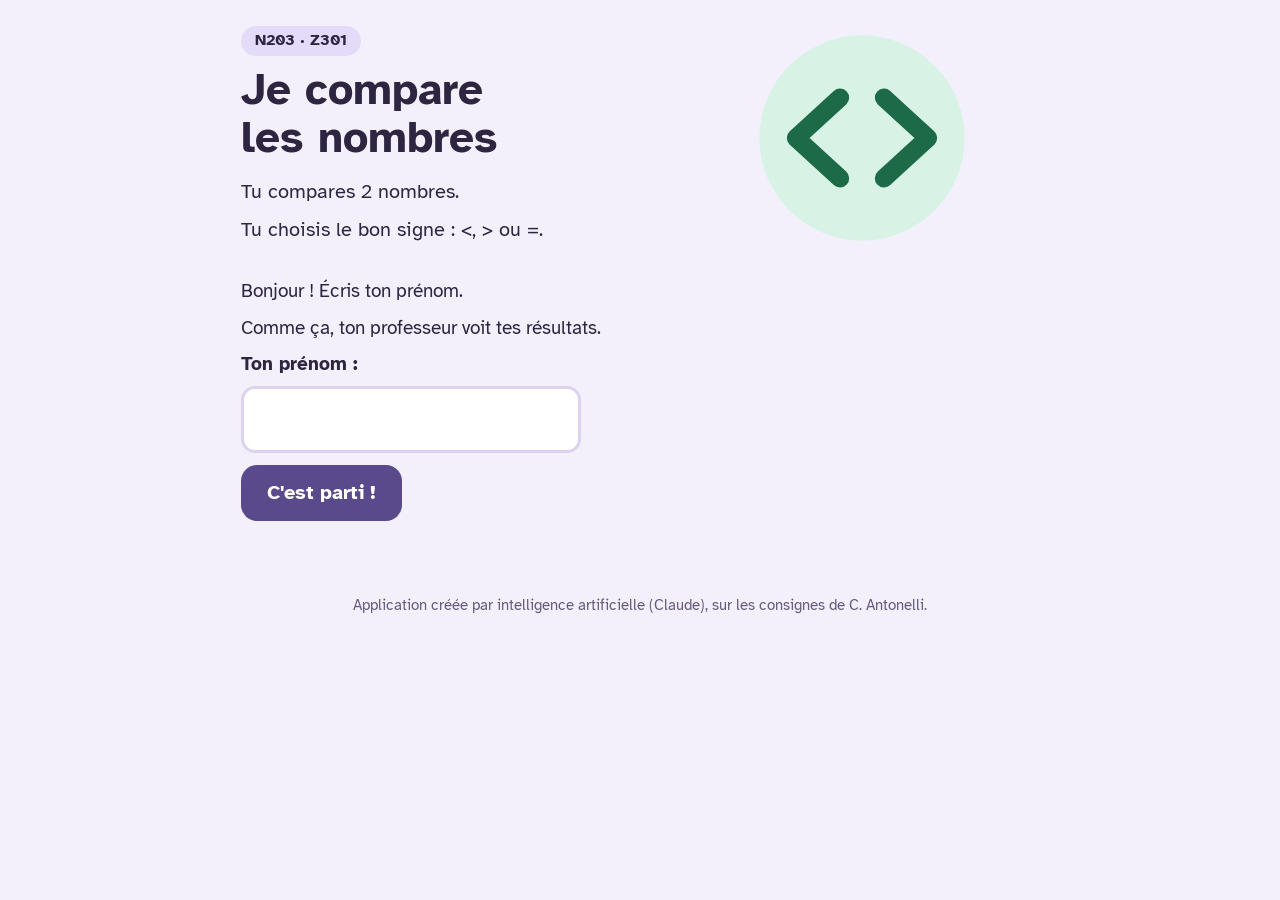
<file: apps/n203.html>
<!DOCTYPE html>
<html lang="fr">
<head>
<meta charset="utf-8">
<meta name="viewport" content="width=device-width,initial-scale=1">
<title>N203 · Je compare les nombres</title>
<link rel="preconnect" href="https://fonts.googleapis.com"><link rel="preconnect" href="https://fonts.gstatic.com" crossorigin><link href="https://fonts.googleapis.com/css2?family=Atkinson+Hyperlegible:wght@400;700&display=swap" rel="stylesheet">
<link rel="stylesheet" href="../shared/style.css">
</head>
<body>
<main id="app"></main>
<footer class="note">Application créée par intelligence artificielle (Claude), sur les consignes de C. Antonelli.</footer>
<script src="../shared/engine.js"></script>
<script>
{
const {R,pick,shuf,G,numK,numLine}=MM;
const SW={'<':'est plus petit que','>':'est plus grand que','=':'est égal à'};
const hs=s=>s.replace('<','&lt;').replace('>','&gt;');
const sg=(a,b)=>a<b?'<':a>b?'>':'=';
const OPTS=['<','=','>'].map(s=>({l:`<big>${hs(s)}</big><small>${SW[s]}</small>`,v:s}));
const disp=(a,b)=>`<div class="vs"><span class="n">${G(a)}</span><span class="q">?</span><span class="n">${G(b)}</span></div>`;
function why(a,b){const A=String(a),B=String(b);
 if(a===b)return['Les 2 nombres ont les mêmes chiffres, à la même place.','Ils sont égaux.'];
 if(A.length!==B.length)return[`${G(a)} a ${A.length} chiffres. ${G(b)} a ${B.length} chiffres.`,'Le nombre qui a le plus de chiffres est le plus grand.'];
 let i=0;while(A[i]===B[i])i++;
 return['Les 2 nombres ont le même nombre de chiffres.','Tu compares les chiffres de gauche à droite.',`Le premier chiffre différent : ${A[i]} et ${B[i]}. ${A[i]} ${SW[sg(+A[i],+B[i])]} ${B[i]}.`]}
/* deux nombres proches : un chiffre change, ou un chiffre en plus */
function pair(k){const a=numK(k,.2);let b;const r=Math.random();
 if(r<.12)b=a;
 else if(r<.32){b=numK(k+pick([-1,1]),.2)}
 else{const s=[...String(a)],i=R(0,s.length-1);let d;do{d=String(R(i?0:1,9))}while(d===s[i]);s[i]=d;b=+s.join('')}
 return Math.random()<.5?[a,b]:[b,a]}
const qNat=(lo,hi)=>()=>{const[a,b]=pair(R(lo,hi)),ans=sg(a,b);
 return{big:disp(a,b),text:['Compare les 2 nombres.','Quel signe faut-il mettre au milieu ?'],kind:'choice',ans,opts:OPTS,
 hint:'Compte d\'abord les chiffres de chaque nombre.',ok:`${G(a)} ${hs(ans)} ${G(b)} : ${G(a)} ${SW[ans]} ${G(b)}.`,
 ex:[...why(a,b),`Donc ${G(a)} ${hs(ans)} ${G(b)}.`,ans==='='?'':'Astuce : la pointe du signe montre le plus petit nombre.'].filter(Boolean)}};
/* phase 3 : entiers de −100 à 100 */
const qZ=()=>{let a=R(-100,100),b;const r=Math.random();
 if(r<.35){a=-R(1,100);b=-R(1,100)}else if(r<.6){b=-a||R(1,50)}else if(r<.7)b=a;else b=R(-100,100);
 const ans=sg(a,b),f=v=>v<0?'−'+(-v):String(v);
 const ex=a===b?['Les 2 nombres sont les mêmes.']:a<0&&b<0?['Les 2 nombres sont négatifs (avec −).','Avec les nombres négatifs, attention : plus le nombre est loin de 0, plus il est petit.',`${f(a)} est à ${-a} de 0. ${f(b)} est à ${-b} de 0.`]
  :(a<0)!==(b<0)?['Un nombre négatif (avec −) est toujours plus petit qu\'un nombre positif.']:['Les 2 nombres sont positifs. Tu compares comme d\'habitude.'];
 return{big:`<div class="vs"><span class="n">${f(a)}</span><span class="q">?</span><span class="n">${f(b)}</span></div>`,text:['Compare les 2 nombres.','Quel signe faut-il mettre au milieu ?'],kind:'choice',ans,opts:OPTS,
 hint:'Imagine une droite graduée. Le nombre le plus à droite est le plus grand.',ok:`${f(a)} ${hs(ans)} ${f(b)}.`,
 ex:[...ex,'Sur la droite graduée, le nombre le plus à droite est le plus grand.',`Donc ${f(a)} ${hs(ans)} ${f(b)}.`],exHtml:numLine(a,b)}};
const MEMO1=`<table class="memo-t"><tr><td>&lt;</td><td>« est plus petit que ». 3 &lt; 8</td></tr><tr><td>&gt;</td><td>« est plus grand que ». 8 &gt; 3</td></tr><tr><td>=</td><td>« est égal à ». 5 = 5</td></tr><tr><td>Astuce</td><td>La pointe du signe montre le plus petit nombre.</td></tr></table><p style="margin-top:10px"><b>Méthode :</b></p><p>1. Tu comptes les chiffres. Plus de chiffres = plus grand.</p><p>2. Même nombre de chiffres ? Tu compares de gauche à droite.</p><p>Exemple : 45 801 &lt; 45 810, car 0 &lt; 1 au rang des dizaines.</p>`;
const MEMO2=`<table class="memo-t"><tr><td>&lt;</td><td>« est plus petit que »</td></tr><tr><td>&gt;</td><td>« est plus grand que »</td></tr><tr><td>=</td><td>« est égal à »</td></tr></table><p style="margin-top:10px"><b>Les grands nombres :</b></p><p>1. Tu comptes les chiffres. 12 540 300 (8 chiffres) &gt; 9 999 999 (7 chiffres).</p><p>2. Même nombre de chiffres ? Tu compares de gauche à droite, classe par classe.</p><p>Exemple : 12 540 300 &gt; 12 504 300, car 4 &gt; 0 au rang des dizaines de mille.</p>`;
const MEMO3=`<p><b>Les nombres avec − (nombres négatifs)</b></p><p>1. Un nombre négatif est plus petit que 0.</p><p>2. Un nombre négatif est plus petit qu'un nombre positif : −3 &lt; 2.</p><p>3. Entre 2 nombres négatifs : le plus loin de 0 est le plus petit. −20 &lt; −5.</p><p>Sur la droite graduée, le plus à droite est le plus grand.</p>${MM.numLine(-20,-5)}`;
MM.run({code:'N203',title:'Je compare les nombres',
 desc:['Tu compares 2 nombres.','Tu choisis le bon signe : &lt;, &gt; ou =.'],
 icon:'<svg viewBox="0 0 120 120" role="img" aria-label="Les signes plus petit et plus grand"><circle cx="60" cy="60" r="56" fill="var(--mint)"/><path d="M48 38L24 60l24 22M72 38l24 22-24 22" fill="none" stroke="var(--mintInk)" stroke-width="10" stroke-linecap="round" stroke-linejoin="round"/></svg>',
 memo:`<table class="memo-t"><tr><td>&lt;</td><td>« est plus petit que ». Exemple : 3 &lt; 8</td></tr><tr><td>&gt;</td><td>« est plus grand que ». Exemple : 8 &gt; 3</td></tr><tr><td>=</td><td>« est égal à ». Exemple : 5 = 5</td></tr><tr><td>Astuce</td><td>La pointe du signe montre le plus petit nombre.</td></tr><tr><td>Méthode</td><td>1. Tu comptes les chiffres. Plus de chiffres = plus grand.<br>2. Même nombre de chiffres ? Tu compares de gauche à droite.</td></tr><tr><td>Les nombres avec −</td><td>Un nombre négatif est plus petit que 0. −20 &lt; −5, car −20 est plus loin de 0.</td></tr></table>`,
 levels:[
 {t:'Niveau 1',memo:MEMO1,s:'Les nombres de 3 à 6 chiffres',comp:'N103, phase 1',teach:'comparer deux nombres de 3 à 6 chiffres.',g:[qNat(3,4),qNat(5,6)]},
 {t:'Niveau 2',memo:MEMO2,s:'Les nombres de 7 à 9 chiffres',comp:'N203, phase 2',teach:'comparer avec <, >, = des nombres de 7 à 9 chiffres, souvent très proches.',g:[qNat(7,7),qNat(8,9)]},
 {t:'Niveau 3',memo:MEMO3,p3:'Z301',s:'Les nombres avec − (de −100 à 100)',comp:'Z301, phase 3',teach:'comparer des entiers de [−100 ; 100], avec la droite graduée dans l\'explication.',g:[qZ]}]});

}
</script>
</body>
</html>
</file>
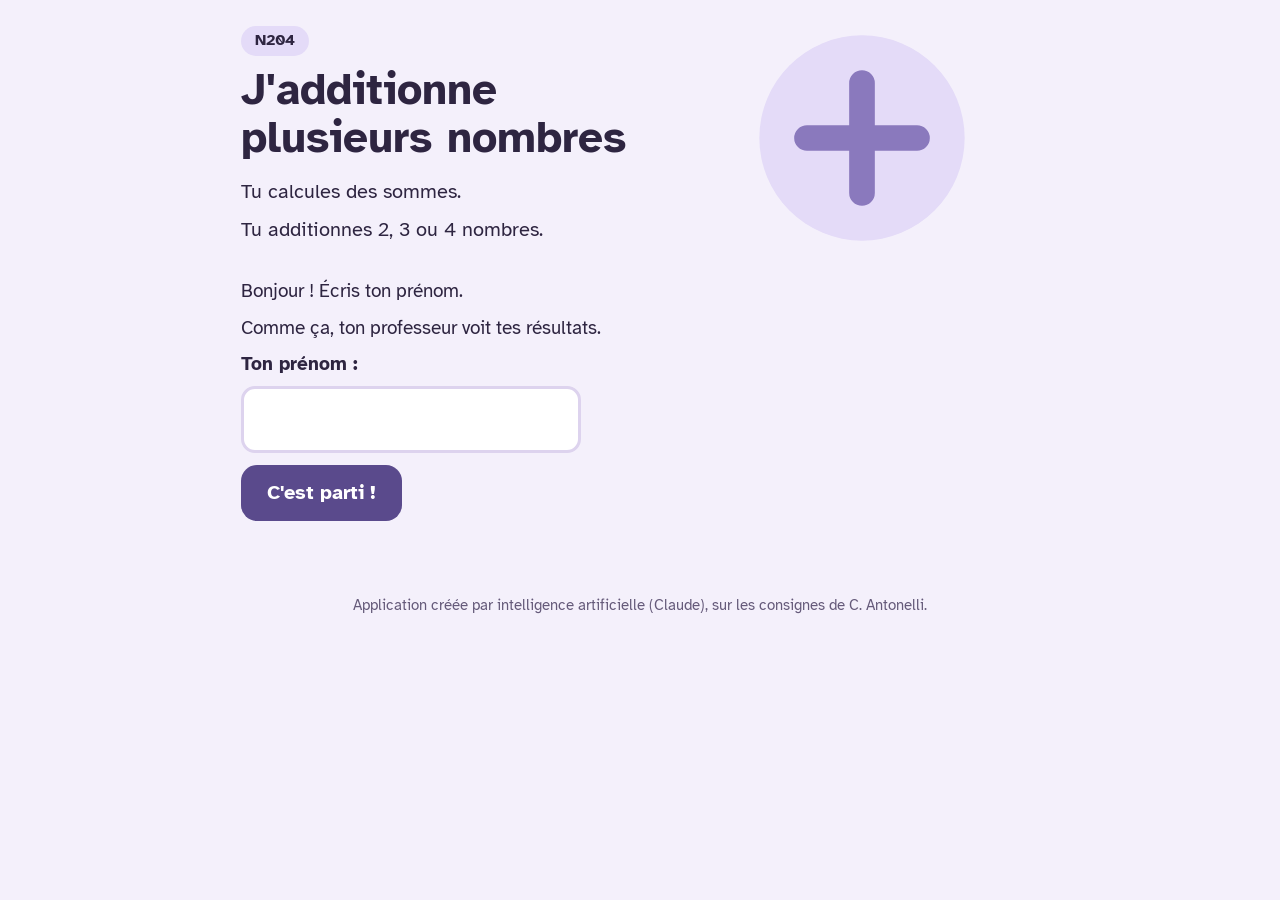
<file: apps/n204.html>
<!DOCTYPE html>
<html lang="fr">
<head>
<meta charset="utf-8">
<meta name="viewport" content="width=device-width,initial-scale=1">
<title>N204 · J'additionne plusieurs nombres</title>
<link rel="preconnect" href="https://fonts.googleapis.com"><link rel="preconnect" href="https://fonts.gstatic.com" crossorigin><link href="https://fonts.googleapis.com/css2?family=Atkinson+Hyperlegible:wght@400;700&display=swap" rel="stylesheet">
<link rel="stylesheet" href="../shared/style.css">
</head>
<body>
<main id="app"></main>
<footer class="note">Application créée par intelligence artificielle (Claude), sur les consignes de C. Antonelli.</footer>
<script src="../shared/engine.js"></script>
<script>
{
const {R,pick,shuf,G,D,E,col}=MM;
const sumQ=(nums,ctx)=>{const t=nums.reduce((a,b)=>a+b,0);
 return{big:`<div class="big">${nums.map(G).join(' + ')} = ?</div>`,text:ctx||['Calcule la somme.','Combien ça fait ?'],kind:'num',ans:t,fmt:G,
 hint:'Pose le calcul en colonnes. Les unités sous les unités. Commence par la droite.',ok:`${nums.map(G).join(' + ')} = ${G(t)}`,
 ex:['Tu poses le calcul en colonnes : unités sous unités, dizaines sous dizaines…','Tu additionnes de droite à gauche. N\'oublie pas les retenues.',`<span class="calc">${nums.map(G).join(' + ')} = ${G(t)}</span>`],
 exHtml:col(nums.map((v,i)=>[i?'+':'',v]),t)}};
const q2=()=>sumQ([R(120,4999),R(25,999)]);
const q2b=()=>sumQ([R(1000,9999),R(1000,9999)]);
const qN=(n,lo,hi)=>()=>sumQ(Array.from({length:n},()=>R(lo,hi)));
const qMix=()=>sumQ(shuf([R(10000,99999),R(1000,9999),R(100,999),R(10,99)].slice(0,R(3,4))));
const qCtx=()=>{const v=[R(1200,9800),R(1200,9800),R(1200,9800)];
 return sumQ(v,[`Un festival dure 3 jours.`,`Vendredi : ${G(v[0])} visiteurs. Samedi : ${G(v[1])} visiteurs. Dimanche : ${G(v[2])} visiteurs.`,'Combien de visiteurs en tout ?'])};
/* dépassement : sommes de nombres décimaux, et terme manquant */
const qDec=()=>{const n=R(3,4),c=Array.from({length:n},()=>pick([R(1,99)*10,R(101,9999),R(1001,49999)]));const v=c.map(x=>x/100),t=c.reduce((a,b)=>a+b,0)/100;
 return{big:`<div class="big">${v.map(x=>D(x)).join(' + ')} = ?</div>`,text:['Calcule la somme.','Attention aux virgules !'],kind:'num',ans:t,
 hint:'Les virgules l\'une sous l\'autre. Astuce : écris 2 chiffres après chaque virgule (3,5 = 3,50).',ok:`${v.map(x=>D(x)).join(' + ')} = ${D(t)}`,
 ex:['Tu poses le calcul en colonnes. Les virgules sont l\'une sous l\'autre.','Astuce : tu écris 2 chiffres après la virgule. 3,5 = 3,50.','Tu additionnes de droite à gauche. Tu remets la virgule au même endroit.',`<span class="calc">${v.map(x=>D(x)).join(' + ')} = ${D(t)}</span>`],
 exHtml:col(v.map((x,i)=>[i?'+':'',x]),t,2)}};
const qPrix=()=>{const it=shuf([['un pantalon',R(1999,4999)],['un pull',R(1499,3999)],['des chaussettes',R(399,999)],['une casquette',R(899,1999)],['un t-shirt',R(599,1599)]]).slice(0,3),t=it.reduce((a,b)=>a+b[1],0);
 return{big:`<div class="big" style="font-size:clamp(22px,4vw,32px)">${it.map(x=>E(x[1])).join(' + ')}</div>`,text:[`Tu achètes ${it[0][0]}, ${it[1][0]} et ${it[2][0]}.`,'Combien tu payes en tout ?'],kind:'num',ans:t/100,unit:'€',fmt:x=>D(x,2)+' €',
 hint:'Additionne les 3 prix. Les virgules l\'une sous l\'autre.',ok:`${it.map(x=>D(x[1]/100,2)).join(' + ')} = ${D(t/100,2)}. Tu payes ${E(t)}.`,
 ex:['« En tout » : tu additionnes.','Les virgules l\'une sous l\'autre. Tu additionnes de droite à gauche.',`<span class="calc">${it.map(x=>D(x[1]/100,2)).join(' + ')} = ${D(t/100,2)}</span>`,`Tu payes ${E(t)}.`],exHtml:col(it.map((x,i)=>[i?'+':'',x[1]/100]),t/100,2)}};
const qManque=()=>{const T=pick([1000,5000,10000,100000]),a=R(Math.floor(T/10),T-1);const b=T-a;
 return{big:`<div class="big">${G(a)} + ? = ${G(T)}</div>`,text:['Il manque un nombre.','Quel nombre faut-il ajouter ?'],kind:'num',ans:b,fmt:G,
 hint:`Pour trouver le nombre qui manque, tu fais ${G(T)} − ${G(a)}.`,ok:`${G(a)} + ${G(b)} = ${G(T)}`,
 ex:['Pour trouver le nombre qui manque, tu fais une soustraction.',`<span class="calc">${G(T)} − ${G(a)} = ${G(b)}</span>`,`Tu vérifies : <span class="calc">${G(a)} + ${G(b)} = ${G(T)}</span>`],exHtml:col([['',T],['−',a]],b)}};
const MEMO1=`<p><b>Additionner 2 nombres entiers</b></p><p>1. Unités sous unités, dizaines sous dizaines…</p><p>2. Tu commences par la droite.</p><p>3. Le total d'une colonne fait 10 ou plus ? Tu écris le chiffre des unités. Tu mets une retenue dans la colonne suivante.</p>${MM.col([['',4587],['+',2639]],7226)}`;
const MEMO2=`<p><b>Additionner plusieurs nombres</b></p><p>1. Les nombres n'ont pas la même taille ? Aligne bien à droite : unités sous unités.</p><p>2. Tu additionnes toute la colonne. La retenue peut être 2 ou plus.</p><p>3. « En tout », « le total » : c'est une addition.</p>${MM.col([['',12450],['+',3087],['+',968],['+',75]],16580)}`;
const MEMO3=`<p><b>Additionner des nombres à virgule</b></p><p>1. Les virgules l'une sous l'autre.</p><p>2. Complète avec des 0 : 3,5 = 3,50.</p><p>3. Tu additionnes comme d'habitude. Tu remets la virgule au même endroit.</p>${MM.col([['',3.5],['+',12.25],['+',0.8]],16.55,2)}<p style="margin-top:10px"><b>Le nombre qui manque :</b> 2 400 + ? = 5 000. Tu fais 5 000 − 2 400 = 2 600.</p>`;
MM.run({code:'N204',title:'J\'additionne plusieurs nombres',
 desc:['Tu calcules des sommes.','Tu additionnes 2, 3 ou 4 nombres.'],
 icon:'<svg viewBox="0 0 120 120" role="img" aria-label="Un signe plus"><circle cx="60" cy="60" r="56" fill="var(--lav)"/><path d="M60 30v60M30 60h60" stroke="var(--bag)" stroke-width="14" stroke-linecap="round"/></svg>',
 memo:`<p><b>Additionner en colonnes :</b></p><p>1. Les unités sous les unités, les dizaines sous les dizaines…</p><p>2. Tu commences par la droite.</p><p>3. Si le total d'une colonne fait 10 ou plus, tu écris le chiffre des unités et tu mets une retenue dans la colonne suivante.</p>${col([['',4587],['+',2639],['+',318]],7544)}<p>Avec des virgules : les virgules l'une sous l'autre.</p>`,
 levels:[
 {t:'Niveau 1',memo:MEMO1,s:'La somme de 2 nombres',comp:'N105, phase 1',teach:'somme de deux nombres (jusqu\'à 4 chiffres).',g:[q2,q2,q2b]},
 {t:'Niveau 2',memo:MEMO2,s:'La somme de 3 ou 4 nombres',comp:'N204, phase 2',teach:'somme de 3 ou 4 nombres de tailles différentes, problèmes « en tout ».',g:[qN(3,100,9999),qN(4,10,9999),qMix,qCtx]},
 {t:'Niveau 3',memo:MEMO3,s:'Les nombres à virgule et le nombre qui manque',comp:'Q201 / dépassement',teach:'sommes de nombres décimaux et de prix, terme manquant (lien avec la soustraction).',g:[qDec,qPrix,qManque]}]});

}
</script>
</body>
</html>
</file>
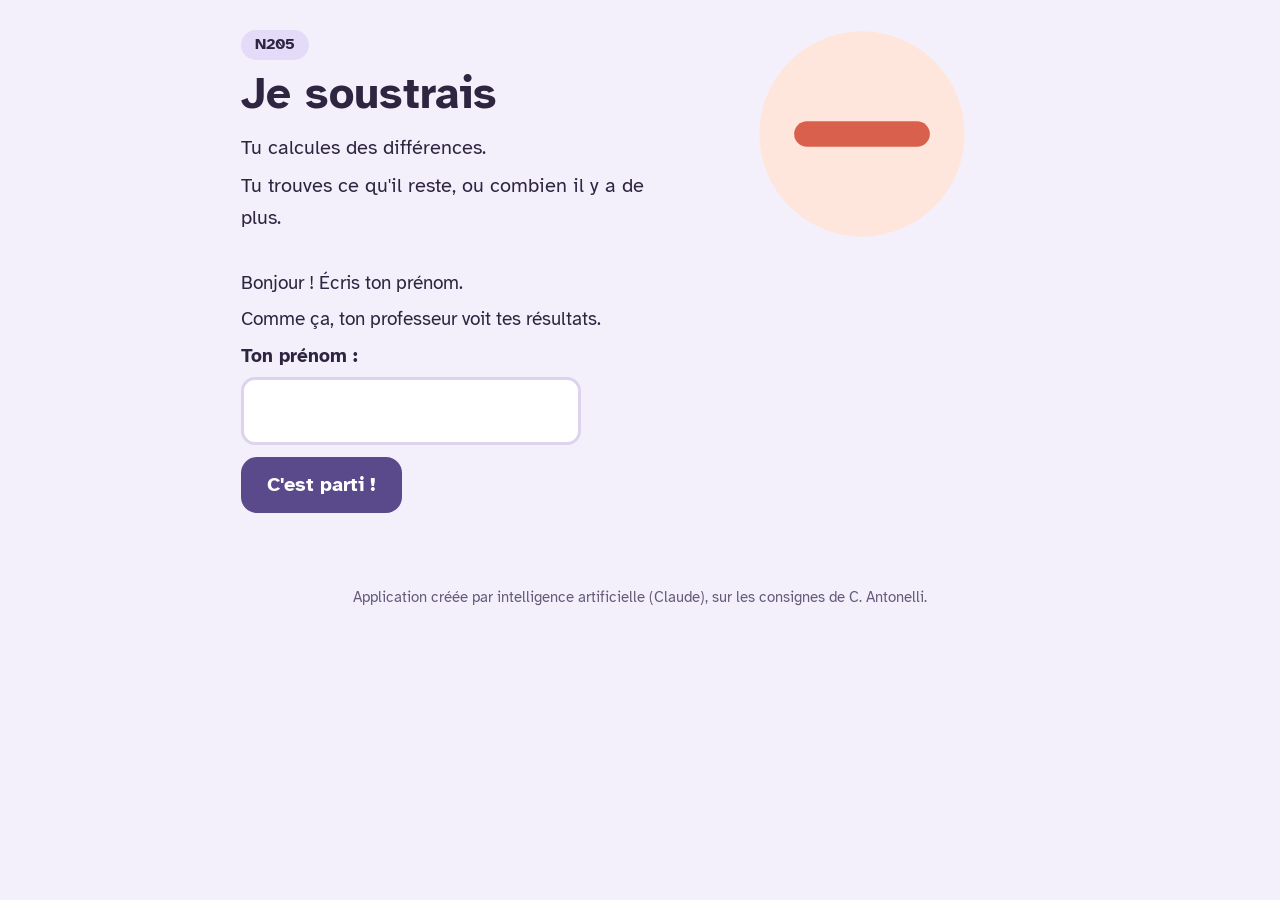
<file: apps/n205.html>
<!DOCTYPE html>
<html lang="fr">
<head>
<meta charset="utf-8">
<meta name="viewport" content="width=device-width,initial-scale=1">
<title>N205 · Je soustrais</title>
<link rel="preconnect" href="https://fonts.googleapis.com"><link rel="preconnect" href="https://fonts.gstatic.com" crossorigin><link href="https://fonts.googleapis.com/css2?family=Atkinson+Hyperlegible:wght@400;700&display=swap" rel="stylesheet">
<link rel="stylesheet" href="../shared/style.css">
</head>
<body>
<main id="app"></main>
<footer class="note">Application créée par intelligence artificielle (Claude), sur les consignes de C. Antonelli.</footer>
<script src="../shared/engine.js"></script>
<script>
{
const {R,pick,G,col}=MM;
/* b plus petit que a, avec au moins un emprunt (retenue) */
function withBorrow(a,lo){let b,g=0;do{b=R(lo,a-1);g++}while(g<200&&![...String(b)].reverse().some((d,i)=>+d>+(String(a).split('').reverse()[i]||0)));return b}
const diffQ=(a,b,ctx,unit)=>{const d=a-b;
 return{big:`<div class="big">${G(a)} − ${G(b)} = ?</div>`,text:ctx||['Calcule la différence.','Combien ça fait ?'],kind:'num',ans:d,fmt:G,unit,
 hint:'Pose le calcul en colonnes. Le plus grand nombre en haut. Commence par la droite.',ok:`${G(a)} − ${G(b)} = ${G(d)}`,
 ex:['Tu poses le calcul en colonnes. Le plus grand nombre en haut.','Tu soustrais de droite à gauche.','Si le chiffre du haut est trop petit, tu fais un emprunt : tu ajoutes 10 en haut et 1 en bas dans la colonne suivante.',`<span class="calc">${G(a)} − ${G(b)} = ${G(d)}</span>`,`Tu vérifies : <span class="calc">${G(b)} + ${G(d)} = ${G(a)}</span>`],
 exHtml:col([['',a],['−',b]],d)}};
const q1=()=>{const a=R(150,999);return diffQ(a,R(20,a-10))};
const q1b=()=>{const a=R(300,999);return diffQ(a,withBorrow(a,100))};
const q2=()=>{const a=R(1500,10000);return diffQ(a,withBorrow(a,200))};
const q2z=()=>{const a=pick([1000,2000,5000,10000,3005,4002,7000,6080]);return diffQ(a,R(120,a-50))};
const q2c=()=>{const a=R(2000,9999),b=withBorrow(a,500);return diffQ(a,b,[`Tu as ${G(a)} € sur ton compte.`,`Tu achètes un scooter à ${G(b)} €.`,'Combien d\'argent il te reste ?'],'€')};
const q3=()=>{const a=R(20000,999999);return diffQ(a,withBorrow(a,Math.floor(a/20)))};
const q3e=()=>{const v=[['Liège','Namur'],['Anvers','Gand'],['Charleroi','Mons']][R(0,2)],a=R(95000,520000),b=withBorrow(a,40000);
 return diffQ(a,b,[`${v[0]} a ${G(a)} habitants.`,`${v[1]} a ${G(b)} habitants.`,`Combien d'habitants ${v[0]} a de plus que ${v[1]} ?`])};
const q3c=()=>{const T=pick([100000,250000,500000,1000000]),a=R(Math.floor(T/5),T-1);return diffQ(T,a,['Pour arriver au nombre rond, combien il manque ?',`Calcule ${G(T)} − ${G(a)}.`])};
const MEMO1=`<p><b>Soustraire des nombres plus petits que 1 000</b></p><p>1. Le plus grand nombre en haut.</p><p>2. Unités sous unités. Tu commences par la droite.</p><p>3. Le chiffre du haut est trop petit ? Tu fais un emprunt : +10 en haut, +1 en bas dans la colonne suivante.</p>${MM.col([['',532],['−',187]],345)}<p>Vérifie : 187 + 345 = 532.</p>`;
const MEMO2=`<p><b>Soustraire jusqu'à 10 000</b></p><p>Même méthode : colonnes, de droite à gauche, avec des emprunts.</p><p>Attention aux zéros en haut ! Tu fais un emprunt à chaque fois.</p>${MM.col([['',5000],['−',1368]],3632)}<p>Vérifie toujours avec une addition : 1 368 + 3 632 = 5 000.</p>`;
const MEMO3=`<p><b>Les grands nombres et les écarts</b></p><p>« Combien de plus ? », « Quelle différence ? », « Combien il manque ? » : c'est une soustraction.</p><p>Le plus grand nombre en haut, toujours.</p>${MM.col([['',250000],['−',87450]],162550)}<p>Vérifie : 87 450 + 162 550 = 250 000.</p>`;
MM.run({code:'N205',title:'Je soustrais',
 desc:['Tu calcules des différences.','Tu trouves ce qu\'il reste, ou combien il y a de plus.'],
 icon:'<svg viewBox="0 0 120 120" role="img" aria-label="Un signe moins"><circle cx="60" cy="60" r="56" fill="var(--peach)"/><path d="M30 60h60" stroke="var(--coral)" stroke-width="14" stroke-linecap="round"/></svg>',
 memo:`<p><b>Soustraire en colonnes :</b></p><p>1. Le plus grand nombre en haut.</p><p>2. Les unités sous les unités. Tu commences par la droite.</p><p>3. Le chiffre du haut est trop petit ? Tu fais un emprunt : +10 en haut, +1 en bas dans la colonne suivante.</p>${col([['',5203],['−',1876]],3327)}<p>Pour vérifier : 1 876 + 3 327 = 5 203.</p><p>« Combien il reste ? », « Combien de plus ? » : c'est une soustraction.</p>`,
 levels:[
 {t:'Niveau 1',memo:MEMO1,s:'Les nombres plus petits que 1 000',comp:'N106, phase 1',teach:'différence de deux nombres < 1 000, avec et sans emprunt.',g:[q1,q1b]},
 {t:'Niveau 2',memo:MEMO2,s:'Les nombres jusqu\'à 10 000',comp:'N205, phase 2',teach:'différence de deux nombres ≤ 10 000, avec emprunts et zéros (ex. 5 000 − 1 368).',g:[q2,q2z,q2c]},
 {t:'Niveau 3',memo:MEMO3,s:'Les grands nombres et les écarts',comp:'dépassement',teach:'différences jusqu\'à 1 000 000, problèmes d\'écart (« combien de plus ») et complément à un nombre rond.',g:[q3,q3e,q3c]}]});

}
</script>
</body>
</html>
</file>
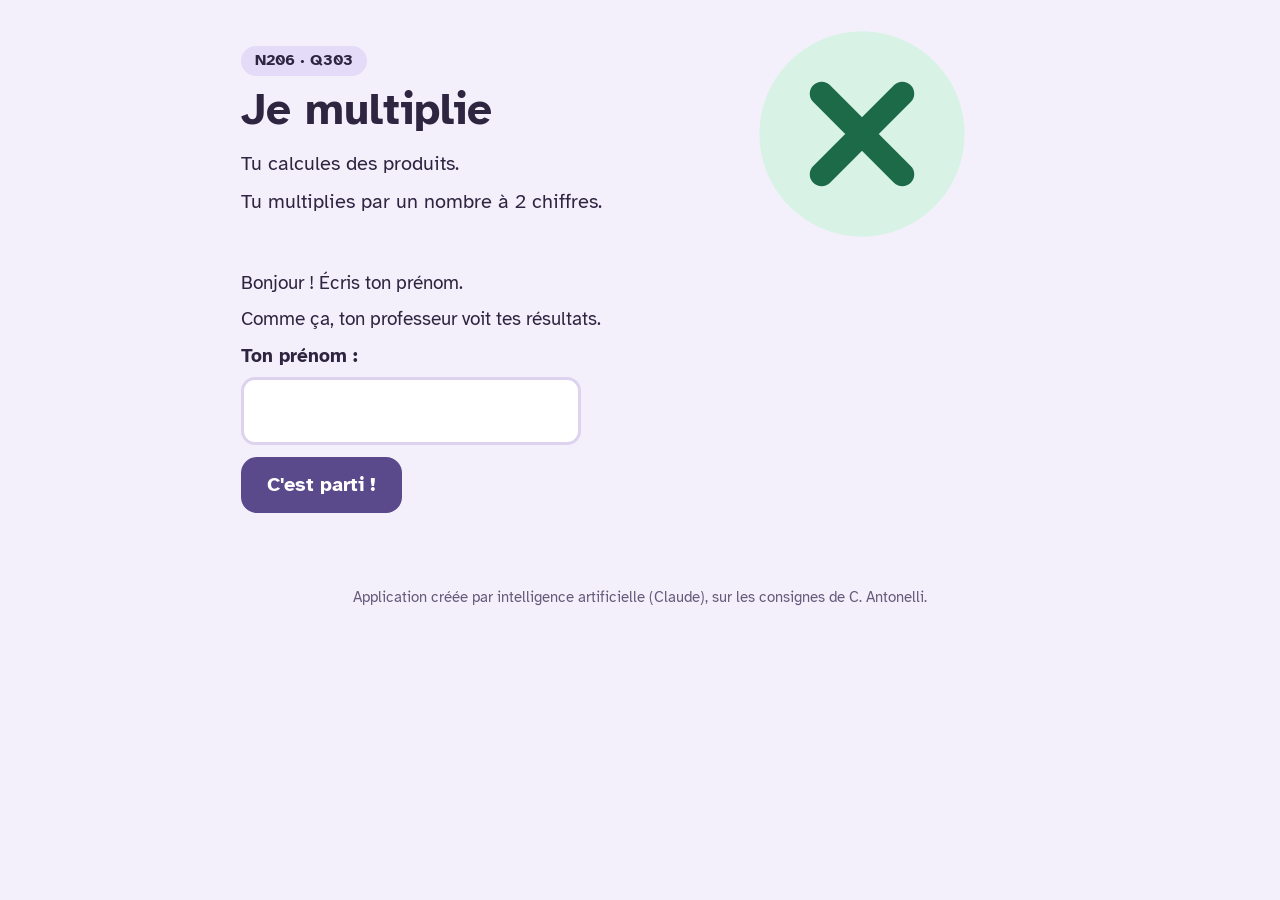
<file: apps/n206.html>
<!DOCTYPE html>
<html lang="fr">
<head>
<meta charset="utf-8">
<meta name="viewport" content="width=device-width,initial-scale=1">
<title>N206 · Je multiplie</title>
<link rel="preconnect" href="https://fonts.googleapis.com"><link rel="preconnect" href="https://fonts.gstatic.com" crossorigin><link href="https://fonts.googleapis.com/css2?family=Atkinson+Hyperlegible:wght@400;700&display=swap" rel="stylesheet">
<link rel="stylesheet" href="../shared/style.css">
</head>
<body>
<main id="app"></main>
<footer class="note">Application créée par intelligence artificielle (Claude), sur les consignes de C. Antonelli.</footer>
<script src="../shared/engine.js"></script>
<script>
{
const {R,pick,G,D,col}=MM;
const q1=()=>{const a=R(12,999),b=R(2,9),p=a*b;
 return{big:`<div class="big">${G(a)} × ${b} = ?</div>`,text:['Calcule le produit.','Combien ça fait ?'],kind:'num',ans:p,fmt:G,
 hint:`Multiplie ${b} par les unités, puis par les dizaines, puis par les centaines. N'oublie pas les retenues.`,ok:`${G(a)} × ${b} = ${G(p)}`,
 ex:['Tu poses le calcul en colonnes.',`Tu multiplies ${b} par chaque chiffre de ${G(a)}, de droite à gauche.`,'Tu ajoutes les retenues.',`<span class="calc">${G(a)} × ${b} = ${G(p)}</span>`],exHtml:col([['',a],['×',b]],p)}};
/* multiplicateur à 2 chiffres : décomposition en dizaines + unités */
const two=(a,b,ctx,unit)=>{const t=Math.floor(b/10)*10,u=b%10,p=a*b;
 const ex=['Tu décomposes le multiplicateur : '+`${b} = ${t}${u?' + '+u:''}.`,`1. <span class="calc">${G(a)} × ${u} = ${G(a*u)}</span>`,`2. <span class="calc">${G(a)} × ${t} = ${G(a*t)}</span> (tu multiplies par ${t/10}, puis tu ajoutes un 0).`,`3. Tu additionnes : <span class="calc">${G(a*u)} + ${G(a*t)} = ${G(p)}</span>`];
 if(!u)ex.splice(1,1);
 return{big:`<div class="big">${G(a)} × ${b} = ?</div>`,text:ctx||['Calcule le produit.','Combien ça fait ?'],kind:'num',ans:p,fmt:G,unit,
 hint:`${b} = ${t}${u?' + '+u:''}. Calcule ${G(a)} × ${u||t} puis ${u?G(a)+' × '+t:''}${u?', et additionne.':'.'}`,ok:`${G(a)} × ${b} = ${G(p)}`,ex,
 exHtml:u?col([['',a*u],['+',a*t]],p):''}};
const q2=()=>two(R(100,9999),R(11,99));
const q2b=()=>two(R(10000,999999),R(11,99));
const q2c=()=>{const n=R(12,45),p=R(125,890);return two(p,n,[`Une école commande ${n} tablettes.`,`Une tablette coûte ${G(p)} €.`,'Combien l\'école paye en tout ?'],'€')};
/* phase 3 : décimal × nombre de 10 à 100 */
const q3=(ctx)=>()=>{const c=ctx?R(101,499):pick([R(11,99),R(101,999),R(1001,4999)]),cents=c%10===0?c+R(1,9):c,a=cents/100,b=R(10,99),p=cents*b/100;
 const txt=ctx?[`Un cahier coûte ${D(a,2)} €.`,`Tu achètes ${b} cahiers pour la classe.`,'Combien tu payes ?']:['Calcule le produit.','Attention à la virgule !'];
 return{big:`<div class="big">${D(a)} × ${b} = ?</div>`,text:txt,kind:'num',ans:p,unit:ctx?'€':'',fmt:x=>D(x),
 hint:'Calcule sans la virgule. Puis remets 2 chiffres après la virgule.',ok:`${D(a)} × ${b} = ${D(p)}`,
 ex:['Tu calcules sans la virgule.',`<span class="calc">${G(cents)} × ${b} = ${G(cents*b)}</span>`,`${D(a)} a 2 chiffres après la virgule. Le résultat aussi.`,`<span class="calc">${D(a)} × ${b} = ${D(p)}</span>`],exHtml:''}};
const MEMO1=`<p><b>Multiplier par un nombre plus petit que 10</b></p><p>1. Tu poses le calcul en colonnes.</p><p>2. Tu multiplies chaque chiffre, de droite à gauche.</p><p>3. Tu ajoutes les retenues.</p>${MM.col([['',324],['×',7]],2268)}<p>4 × 7 = 28 : j'écris 8, je retiens 2. 2 × 7 = 14, + 2 = 16 : j'écris 6, je retiens 1. 3 × 7 = 21, + 1 = 22.</p>`;
const MEMO2=`<p><b>Multiplier par un nombre à 2 chiffres</b> (exemple : 324 × 23)</p><p>1. Tu décomposes : 23 = 20 + 3.</p><p>2. 324 × 3 = 972.</p><p>3. 324 × 20 : 324 × 2 = 648, puis tu ajoutes un 0 → 6 480.</p><p>4. Tu additionnes :</p>${MM.col([['',972],['+',6480]],7452)}`;
const MEMO3=`<p><b>Multiplier un nombre à virgule</b> (exemple : 2,45 × 12)</p><p>1. Tu enlèves la virgule : 245 × 12 = 2 940.</p><p>2. 2,45 a 2 chiffres après la virgule.</p><p>3. Le résultat a aussi 2 chiffres après la virgule : 29,40.</p><p>Vérifie : 2,45 × 12, c'est un peu plus que 2 × 12 = 24. 29,40 a du sens.</p>`;
MM.run({code:'N206',title:'Je multiplie',
 desc:['Tu calcules des produits.','Tu multiplies par un nombre à 2 chiffres.'],
 icon:'<svg viewBox="0 0 120 120" role="img" aria-label="Un signe fois"><circle cx="60" cy="60" r="56" fill="var(--mint)"/><path d="M38 38l44 44M82 38L38 82" stroke="var(--mintInk)" stroke-width="13" stroke-linecap="round"/></svg>',
 memo:`<p><b>Multiplier par un nombre à 2 chiffres</b> (exemple : 324 × 23) :</p><p>1. Tu décomposes : 23 = 20 + 3.</p><p>2. 324 × 3 = 972.</p><p>3. 324 × 20 : tu fais 324 × 2 = 648, puis tu ajoutes un 0 → 6 480.</p><p>4. Tu additionnes : 972 + 6 480 = 7 452.</p><p><b>Avec une virgule</b> : tu calcules sans la virgule, puis tu remets autant de chiffres après la virgule.</p>`,
 levels:[
 {t:'Niveau 1',memo:MEMO1,s:'Multiplier par un nombre plus petit que 10',comp:'N108, phase 1',teach:'produit d\'un nombre < 1 000 par un nombre < 10.',g:[q1]},
 {t:'Niveau 2',memo:MEMO2,s:'Multiplier par un nombre à 2 chiffres',comp:'N206, phase 2',teach:'multiplicande de 3 à 6 chiffres, multiplicateur < 100 ; explication par décomposition.',g:[q2,q2b,q2c]},
 {t:'Niveau 3',memo:MEMO3,p3:'Q303',s:'Multiplier un nombre à virgule',comp:'Q303, phase 3',teach:'produit d\'un décimal (2 décimales au plus) par un naturel de 10 à 100.',g:[q3(false),q3(true)]}]});

}
</script>
</body>
</html>
</file>
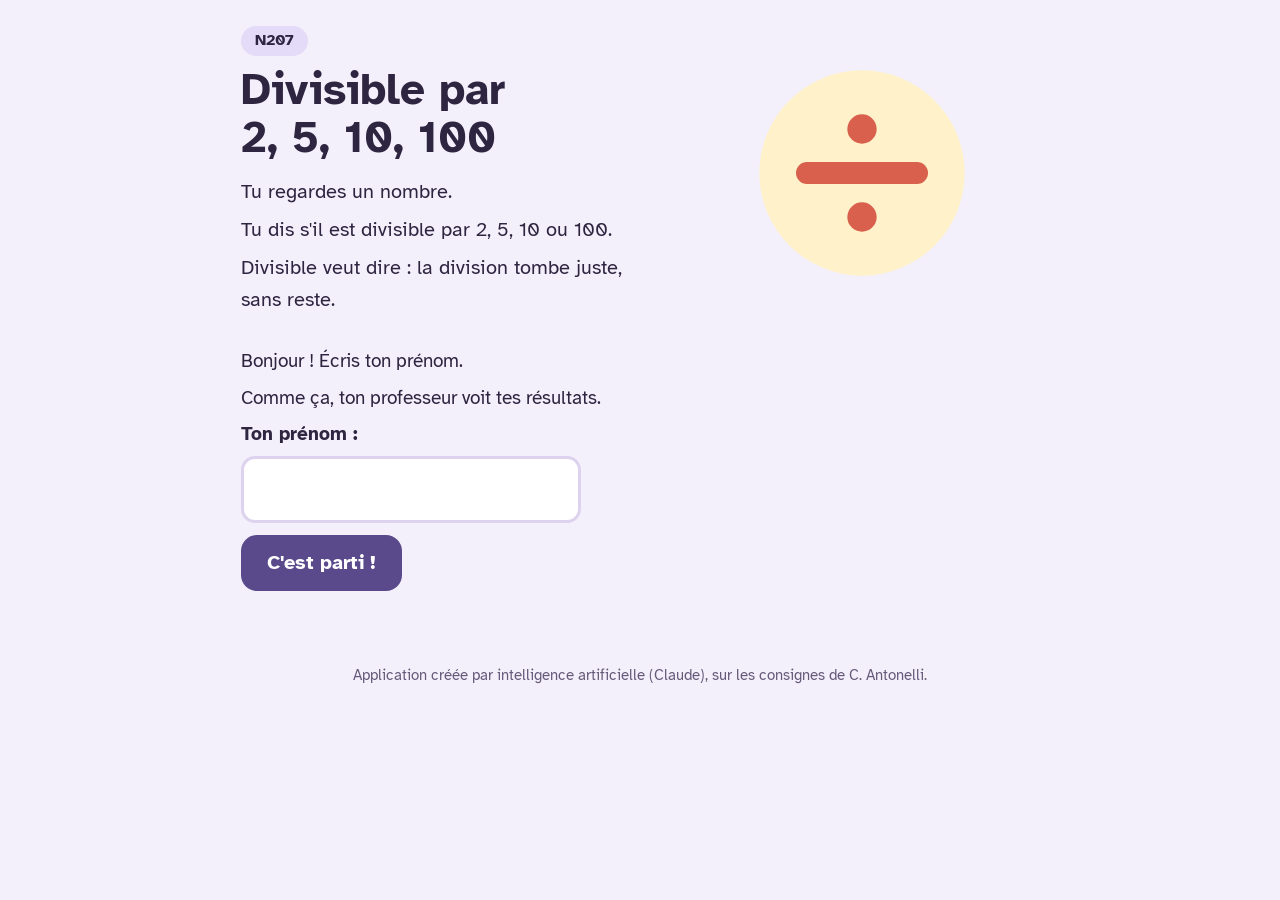
<file: apps/n207.html>
<!DOCTYPE html>
<html lang="fr">
<head>
<meta charset="utf-8">
<meta name="viewport" content="width=device-width,initial-scale=1">
<title>N207 · Divisible par 2, 5, 10, 100</title>
<link rel="preconnect" href="https://fonts.googleapis.com"><link rel="preconnect" href="https://fonts.gstatic.com" crossorigin><link href="https://fonts.googleapis.com/css2?family=Atkinson+Hyperlegible:wght@400;700&display=swap" rel="stylesheet">
<link rel="stylesheet" href="../shared/style.css">
</head>
<body>
<main id="app"></main>
<footer class="note">Application créée par intelligence artificielle (Claude), sur les consignes de C. Antonelli.</footer>
<script src="../shared/engine.js"></script>
<script>
{
const {R,pick,shuf,G}=MM;
const sum=n=>[...String(n)].reduce((a,b)=>a+ +b,0);
const RULE={
 2:{r:'Un nombre est divisible par 2 quand il se termine par 0, 2, 4, 6 ou 8. C\'est un nombre pair.',c:n=>{const u=n%10;return`${G(n)} se termine par ${u}.`}},
 5:{r:'Un nombre est divisible par 5 quand il se termine par 0 ou 5.',c:n=>`${G(n)} se termine par ${n%10}.`},
 10:{r:'Un nombre est divisible par 10 quand il se termine par 0.',c:n=>`${G(n)} se termine par ${n%10}.`},
 100:{r:'Un nombre est divisible par 100 quand il se termine par 00.',c:n=>`${G(n)} se termine par ${String(n%100).padStart(2,'0')}.`},
 3:{r:'Un nombre est divisible par 3 quand la somme de ses chiffres est divisible par 3.',c:n=>`${[...String(n)].join(' + ')} = ${sum(n)}.`},
 9:{r:'Un nombre est divisible par 9 quand la somme de ses chiffres est divisible par 9.',c:n=>`${[...String(n)].join(' + ')} = ${sum(n)}.`},
 4:{r:'Un nombre est divisible par 4 quand ses 2 derniers chiffres forment un nombre divisible par 4.',c:n=>`Les 2 derniers chiffres : ${String(n%100).padStart(2,'0')}.`},
 25:{r:'Un nombre est divisible par 25 quand il se termine par 00, 25, 50 ou 75.',c:n=>`${G(n)} se termine par ${String(n%100).padStart(2,'0')}.`}};
const HINT={2:'Regarde le dernier chiffre. Est-il pair ?',5:'Regarde le dernier chiffre : 0 ou 5 ?',10:'Regarde le dernier chiffre : est-ce 0 ?',100:'Regarde les 2 derniers chiffres : est-ce 00 ?',
 3:'Additionne tous les chiffres du nombre.',9:'Additionne tous les chiffres du nombre.',4:'Regarde les 2 derniers chiffres.',25:'Regarde les 2 derniers chiffres : 00, 25, 50 ou 75 ?'};
/* un nombre divisible (ou pas) par d, avec des pièges proches */
function make(d,yes,k){for(let g=0;g<500;g++){const n=R(Math.pow(10,k-1),Math.pow(10,k)-1);
 let m=n;if(yes)m=n-n%d||d;else if(Math.random()<.6){const near={2:[1,3,5,7,9],5:[1,2,3,4,6,7,8,9],10:[5,2,8],100:[50,10,20,5,90],3:[1,2],9:[3,6],4:[2,6,10,14,18,22],25:[5,10,20,30,40,45,15,35,55]}[d];m=n-n%(d>=25||d===100?100:10)+pick(near);if(d===3||d===9)m=n-(n%d)+pick(near)}
 if(m>=Math.pow(10,k-1)&&m<Math.pow(10,k)&&(m%d===0)===yes)return m}return yes?d*R(11,99):d*R(11,99)+1}
const qYN=(ds,k1,k2)=>()=>{const d=pick(ds),yes=Math.random()<.5,n=make(d,yes,R(k1,k2)),ok=n%d===0;
 return{big:`<div class="big">${G(n)}</div>`,text:['Regarde ce nombre.',`Est-ce qu'il est divisible par <b>${d}</b> ?`],kind:'choice',ans:ok?'o':'n',
 opts:[{l:'Oui',v:'o'},{l:'Non',v:'n'}],hint:HINT[d],ok:`${G(n)} ${ok?'est':'n\'est pas'} divisible par ${d}.`,
 ex:[RULE[d].r,RULE[d].c(n),`Donc ${G(n)} <b>${ok?'est':'n\'est pas'}</b> divisible par ${d}.`]}};
const qWhich=(ds,k1,k2)=>()=>{const d=pick(ds),k=R(k1,k2),good=make(d,true,k),bad=new Set();let g=0;while(bad.size<2&&g++<100){const b=make(d,false,k);if(b!==good)bad.add(b)}
 const all=shuf([good,...bad]);
 return{big:'',text:['Regarde les 3 nombres.',`Quel nombre est divisible par <b>${d}</b> ?`],kind:'choice',ans:good,opts:all.map(v=>({l:`<span style="font-size:28px">${G(v)}</span>`,v})),
 hint:HINT[d],ok:`${G(good)} est divisible par ${d}.`,ex:[RULE[d].r,...all.map(v=>RULE[d].c(v)+(v===good?' Oui !':' Non.')),`Le bon nombre est <b>${G(good)}</b>.`]}};
const MEMO1=`<p><b>Divisible</b> : la division tombe juste. Il n'y a pas de reste.</p><table class="memo-t"><tr><td>par 2</td><td>Le nombre se termine par 0, 2, 4, 6 ou 8. C'est un nombre pair. Exemple : 348.</td></tr><tr><td>par 10</td><td>Le nombre se termine par 0. Exemple : 570.</td></tr></table>`;
const MEMO2=`<p><b>Divisible</b> : la division tombe juste. Il n'y a pas de reste.</p><table class="memo-t"><tr><td>par 2</td><td>Se termine par 0, 2, 4, 6 ou 8.</td></tr><tr><td>par 5</td><td>Se termine par 0 ou 5. Exemple : 3 415.</td></tr><tr><td>par 10</td><td>Se termine par 0. Exemple : 12 340.</td></tr><tr><td>par 100</td><td>Se termine par 00. Exemple : 45 700.</td></tr></table><p style="margin-top:8px">Divisible par 100 → aussi par 10, par 5 et par 2.</p>`;
const MEMO3=`<p><b>Divisible</b> : la division tombe juste. Il n'y a pas de reste.</p><table class="memo-t"><tr><td>par 3</td><td>La somme des chiffres est divisible par 3. 372 : 3 + 7 + 2 = 12. Oui.</td></tr><tr><td>par 9</td><td>La somme des chiffres est divisible par 9. 459 : 4 + 5 + 9 = 18. Oui.</td></tr><tr><td>par 4</td><td>Les 2 derniers chiffres font un nombre divisible par 4. 1 324 : 24. Oui.</td></tr><tr><td>par 25</td><td>Se termine par 00, 25, 50 ou 75. 3 475. Oui.</td></tr></table>`;
MM.run({code:'N207',title:'Divisible par 2, 5, 10, 100',
 desc:['Tu regardes un nombre.','Tu dis s\'il est divisible par 2, 5, 10 ou 100.','Divisible veut dire : la division tombe juste, sans reste.'],
 icon:'<svg viewBox="0 0 120 120" role="img" aria-label="Un signe diviser"><circle cx="60" cy="60" r="56" fill="var(--yel)"/><circle cx="60" cy="36" r="8" fill="var(--coral)"/><circle cx="60" cy="84" r="8" fill="var(--coral)"/><path d="M30 60h60" stroke="var(--coral)" stroke-width="12" stroke-linecap="round"/></svg>',
 memo:`<p><b>Divisible</b> : la division tombe juste. Il n'y a pas de reste.</p><table class="memo-t"><tr><td>par 2</td><td>Le nombre se termine par 0, 2, 4, 6 ou 8 (nombre pair).</td></tr><tr><td>par 5</td><td>Le nombre se termine par 0 ou 5.</td></tr><tr><td>par 10</td><td>Le nombre se termine par 0.</td></tr><tr><td>par 100</td><td>Le nombre se termine par 00.</td></tr><tr><td>par 3</td><td>La somme des chiffres est divisible par 3.</td></tr><tr><td>par 9</td><td>La somme des chiffres est divisible par 9.</td></tr><tr><td>par 4</td><td>Les 2 derniers chiffres font un nombre divisible par 4.</td></tr><tr><td>par 25</td><td>Le nombre se termine par 00, 25, 50 ou 75.</td></tr></table>`,
 levels:[
 {t:'Niveau 1',memo:MEMO1,s:'Divisible par 2 et par 10',comp:'tables, phase 1 (N107, N110)',teach:'nombres pairs et divisibles par 10, nombres de 2 à 3 chiffres.',g:[qYN([2,10],2,3),qYN([2],2,3),qWhich([2,10],2,3)]},
 {t:'Niveau 2',memo:MEMO2,s:'Divisible par 2, 5, 10, 100',comp:'N207, phase 2',teach:'caractères de divisibilité par 2, 5, 10, 100 sur des nombres jusqu\'à 6 chiffres.',g:[qYN([2,5,10,100],3,6),qYN([5,100],3,6),qWhich([2,5,10,100],3,6)]},
 {t:'Niveau 3',memo:MEMO3,s:'Divisible par 3, 4, 9, 25',comp:'dépassement',teach:'caractères de divisibilité par 3, 9 (somme des chiffres), 4 et 25 (deux derniers chiffres).',g:[qYN([3,9],3,5),qYN([4,25],3,5),qWhich([3,4,9,25],3,5)]}]});

}
</script>
</body>
</html>
</file>
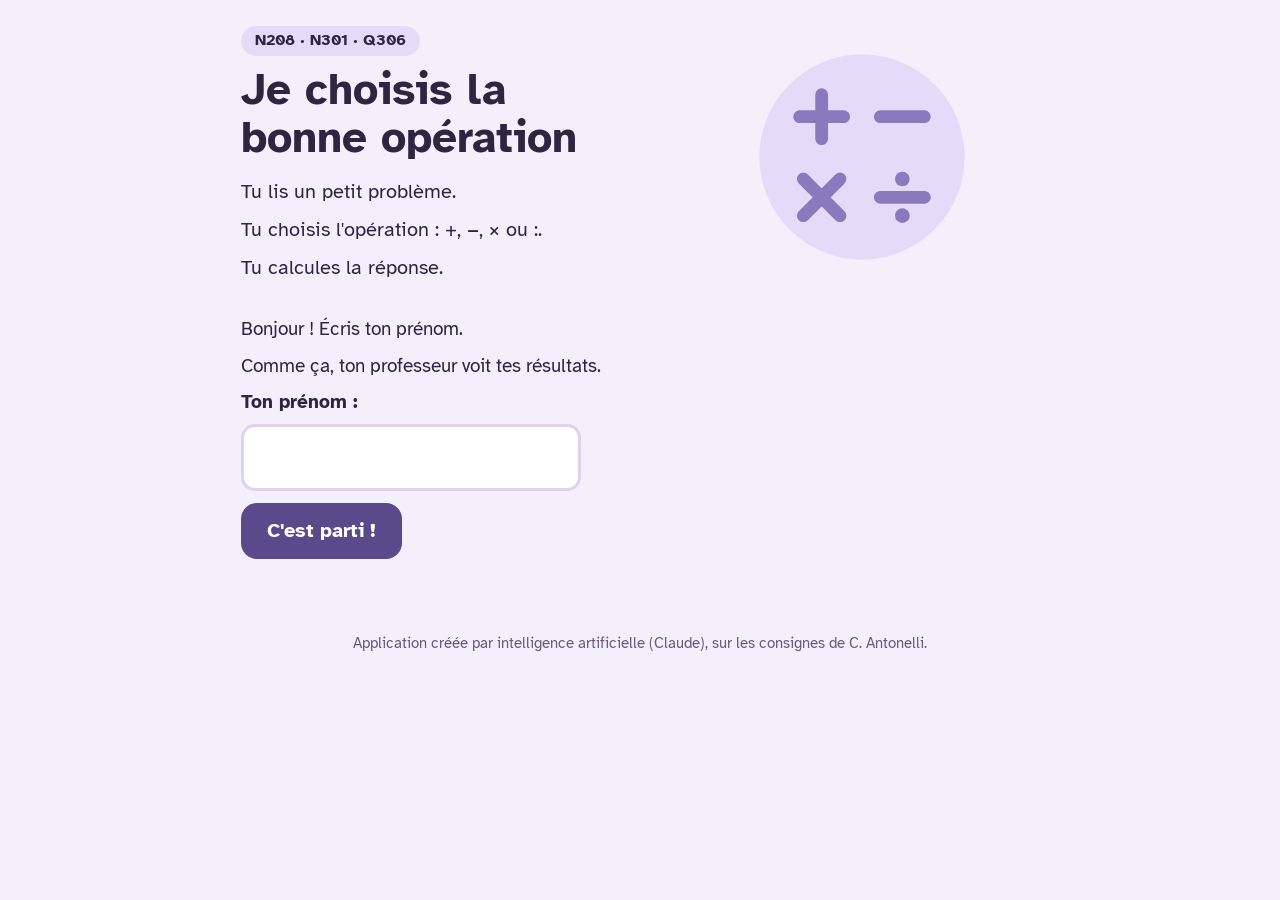
<file: apps/n208.html>
<!DOCTYPE html>
<html lang="fr">
<head>
<meta charset="utf-8">
<meta name="viewport" content="width=device-width,initial-scale=1">
<title>N208 · Je choisis la bonne opération</title>
<link rel="preconnect" href="https://fonts.googleapis.com"><link rel="preconnect" href="https://fonts.gstatic.com" crossorigin><link href="https://fonts.googleapis.com/css2?family=Atkinson+Hyperlegible:wght@400;700&display=swap" rel="stylesheet">
<link rel="stylesheet" href="../shared/style.css">
</head>
<body>
<main id="app"></main>
<footer class="note">Application créée par intelligence artificielle (Claude), sur les consignes de C. Antonelli.</footer>
<script src="../shared/engine.js"></script>
<script>
{
const {R,pick,shuf,G,D,col}=MM;
const OPN={'+':'une addition','−':'une soustraction','×':'une multiplication',':':'une division'};
const WHY={'+':'Tu cherches un total : « en tout », « maintenant », « ensemble ». Tu fais une addition.',
 '−':'Tu cherches ce qui reste, ou une différence. Tu fais une soustraction.',
 '×':'Tu as plusieurs fois la même quantité. Tu fais une multiplication.',
 ':':'Tu partages en parts égales, ou tu fais des groupes. Tu fais une division.'};
/* contextes : [opération, (a,b)=>texte, unité] */
const CTX={
 '+':[(a,b)=>[`Dans la bibliothèque de l'école, il y a ${G(a)} livres.`,`L'école achète ${G(b)} nouveaux livres.`,'Combien de livres il y a maintenant ?'],
  (a,b)=>[`Tu as ${G(a)} € sur ton compte.`,`Pour ton anniversaire, tu reçois ${G(b)} €.`,'Combien d\'argent tu as maintenant ?'],
  (a,b)=>[`Le matin, ${G(a)} personnes visitent le musée.`,`L'après-midi, ${G(b)} personnes visitent le musée.`,'Combien de personnes en tout dans la journée ?']],
 '−':[(a,b)=>[`Tu as ${G(a)} € sur ton compte.`,`Tu achètes un vélo à ${G(b)} €.`,'Combien d\'argent il te reste ?'],
  (a,b)=>[`Un magasin a ${G(a)} cahiers.`,`Il vend ${G(b)} cahiers.`,'Combien de cahiers il reste ?'],
  (a,b)=>[`Ton livre a ${G(a)} pages.`,`Tu as déjà lu ${G(b)} pages.`,'Combien de pages il te reste à lire ?']],
 '×':[(a,b)=>[`Une boîte contient ${G(a)} crayons.`,`L'école achète ${G(b)} boîtes.`,'Combien de crayons en tout ?'],
  (a,b)=>[`Une place de concert coûte ${G(a)} €.`,`Tu achètes ${G(b)} places.`,'Combien tu payes ?'],
  (a,b)=>[`Un bus a ${G(a)} places.`,`L'école loue ${G(b)} bus.`,'Combien de places en tout ?']],
 ':':[(a,b)=>[`${G(a)} bonbons sont partagés entre ${G(b)} enfants.`,'Chaque enfant reçoit la même chose.','Combien de bonbons reçoit chaque enfant ?'],
  (a,b)=>[`${G(a)} élèves partent en excursion.`,`On fait des groupes de ${G(b)} élèves.`,'Combien de groupes on fait ?'],
  (a,b)=>[`Une télévision coûte ${G(a)} €.`,`Tu payes en ${G(b)} fois, chaque fois la même somme.`,'Combien tu payes chaque fois ?']]};
const CTX3={
 '+':[(a,b)=>[`L'an passé, un parc d'attractions a eu ${G(a)} visiteurs.`,`Cette année, il a ${G(b)} visiteurs de plus.`,'Combien de visiteurs cette année ?']],
 '−':[(a,b)=>[`Une ville a ${G(a)} habitants.`,`${G(b)} habitants ont plus de 65 ans.`,'Combien d\'habitants ont 65 ans ou moins ?']],
 '×':[(a,b)=>[`Une usine fabrique ${G(a)} bouteilles par jour.`,`Elle travaille ${G(b)} jours.`,'Combien de bouteilles elle fabrique ?']],
 ':':[(a,b)=>[`Une association a ${G(a)} €.`,`Elle partage cet argent entre ${G(b)} écoles. Chaque école reçoit la même somme.`,'Combien reçoit chaque école ?'],
  (a,b)=>[`${G(a)} spectateurs sont répartis dans ${G(b)} tribunes.`,'Chaque tribune a le même nombre de spectateurs.','Combien de spectateurs dans chaque tribune ?']]};
const ctx=(op,lv)=>pick((lv===2?CTX3:CTX)[op]);
const calc=(op,a,b)=>op==='+'?a+b:op==='−'?a-b:op==='×'?a*b:a/b;
/* nombres selon le niveau */
function nums(op,lv){
 if(lv===0){if(op==='+')return[R(100,800),R(20,199)];const a=R(200,999);return[a,R(20,a-50)]}
 if(lv===1){if(op==='+')return[R(1000,8000),R(100,1999)];if(op==='−'){const a=R(1200,9999);return[a,R(150,a-200)]}
  if(op==='×')return[R(12,250),R(3,30)];const b=R(2,9),q=R(12,150);return[b*q,b]}
 if(op===':'){const b=R(2,9),q=R(1200,99999);return[b*q,b]}if(op==='×')return[R(120,4500),R(12,99)];if(op==='+')return[R(20000,500000),R(5000,99999)];const a=R(50000,900000);return[a,R(10000,a-5000)]}
const qOp=(ops,lv)=>()=>{const op=pick(ops),[a,b]=nums(op,lv),t=ctx(op,lv)(a,b),r=calc(op,a,b);
 return{text:[...t.slice(0,-1),`Question : ${t[t.length-1]}`,'Quelle opération tu fais ?'],kind:'choice',ans:op,
 opts:['+','−','×',':'].filter(o=>ops.includes(o)||lv>0).map(o=>({l:`<big>${o}</big><small>${OPN[o]}</small>`,v:o})),
 hint:'Lis bien la question. Cherches-tu un total, un reste, plusieurs fois la même chose, ou un partage ?',ok:`${WHY[op]} <span class="calc">${G(a)} ${op} ${G(b)} = ${G(r)}</span>`,
 ex:[WHY[op],`Le calcul : <span class="calc">${G(a)} ${op} ${G(b)} = ${G(r)}</span>`]}};
const qCalc=(ops,lv)=>()=>{const op=pick(ops),[a,b]=nums(op,lv),t=ctx(op,lv)(a,b),r=calc(op,a,b);
 return{text:t,kind:'num',ans:r,fmt:G,hint:'D\'abord, choisis l\'opération : +, −, × ou :. Ensuite, calcule.',ok:`<span class="calc">${G(a)} ${op} ${G(b)} = ${G(r)}</span>`,
 ex:[WHY[op],`<span class="calc">${G(a)} ${op} ${G(b)} = ${G(r)}</span>`,`La réponse est ${G(r)}.`],exHtml:op==='+'?col([['',a],['+',b]],r):op==='−'?col([['',a],['−',b]],r):''}};
/* phase 3 : proportionnalité directe */
const qProp=()=>{const it=pick([['places de cinéma','€'],['kilos de pommes','€'],['tickets de bus','€'],['cahiers','€']]),u=pick([R(2,15),R(2,9)*2]),a=R(2,6);let b;do{b=R(3,12)}while(b===a);
 const pa=u*a,pb=u*b;
 return{text:[`${a} ${it[0]} coûtent ${G(pa)} €.`,'Le prix est le même pour chaque unité.',`Combien coûtent ${b} ${it[0]} ?`],kind:'num',ans:pb,unit:'€',fmt:x=>G(x)+' €',
 hint:`Calcule d'abord le prix pour 1 : ${G(pa)} : ${a}.`,ok:`1 coûte ${G(u)} €. ${b} × ${G(u)} = ${G(pb)} €.`,
 ex:['Tu cherches d\'abord le prix pour 1. Tu fais une division.',`<span class="calc">${G(pa)} : ${a} = ${G(u)}</span> → 1 coûte ${G(u)} €.`,`Puis tu multiplies par ${b}. <span class="calc">${b} × ${G(u)} = ${G(pb)}</span>`,`${b} ${it[0]} coûtent ${G(pb)} €.`]}};
const MEMO1=`<table class="memo-t"><tr><td>+ addition</td><td>On ajoute : « en tout », « maintenant », « ensemble », « il reçoit ».</td></tr><tr><td>− soustraction</td><td>On enlève : « il reste », « il dépense », « il vend », « combien de plus que ».</td></tr></table>`;
const MEMO2=`<table class="memo-t"><tr><td>+ addition</td><td>« en tout », « maintenant », « ensemble ».</td></tr><tr><td>− soustraction</td><td>« il reste », « de moins », « la différence ».</td></tr><tr><td>× multiplication</td><td>Plusieurs fois la même quantité : 5 boîtes de 12 crayons → 5 × 12.</td></tr><tr><td>: division</td><td>Partager en parts égales, faire des groupes, « chacun » : 60 bonbons pour 4 enfants → 60 : 4.</td></tr></table>`;
const MEMO3=`<p><b>Diviser un grand nombre par un nombre plus petit que 10</b> (exemple : 7 254 : 6)</p><p>1. 7 : 6 = 1, il reste 1.</p><p>2. Avec le chiffre suivant : 12 : 6 = 2, il reste 0.</p><p>3. 5 : 6 = 0, il reste 5.</p><p>4. 54 : 6 = 9, il reste 0.</p><p>Résultat : 1 209. Vérifie : 1 209 × 6 = 7 254.</p><p style="margin-top:10px"><b>Le prix pour 1</b> (proportionnalité) :</p><p>3 tickets coûtent 12 €. 1 ticket coûte 12 : 3 = 4 €. 7 tickets coûtent 7 × 4 = 28 €.</p>`;
MM.run({code:'N208',title:'Je choisis la bonne opération',
 desc:['Tu lis un petit problème.','Tu choisis l\'opération : +, −, × ou :.','Tu calcules la réponse.'],
 icon:'<svg viewBox="0 0 120 120" role="img" aria-label="Les 4 opérations"><circle cx="60" cy="60" r="56" fill="var(--lav)"/><g stroke="var(--bag)" stroke-width="7" stroke-linecap="round"><path d="M38 26v24M26 38h24M70 38h24M28 72l20 20M48 72L28 92M70 82h24"/></g><circle cx="82" cy="72" r="4" fill="var(--bag)"/><circle cx="82" cy="92" r="4" fill="var(--bag)"/></svg>',
 memo:`<table class="memo-t"><tr><td>+ addition</td><td>« en tout », « maintenant », « ensemble », « de plus » (on ajoute).</td></tr><tr><td>− soustraction</td><td>« il reste », « de moins », « la différence », « combien de plus que ».</td></tr><tr><td>× multiplication</td><td>Plusieurs fois la même quantité : 5 boîtes de 12 crayons.</td></tr><tr><td>: division</td><td>Partager en parts égales, faire des groupes, « chacun ».</td></tr><tr><td>Prix pour 1</td><td>3 tickets coûtent 12 € → 1 ticket coûte 12 : 3 = 4 €.</td></tr></table>`,
 levels:[
 {t:'Niveau 1',memo:MEMO1,s:'Addition ou soustraction ?',comp:'N105, N106, phase 1',teach:'problèmes simples d\'addition et de soustraction, nombres < 1 000.',g:[qOp(['+','−'],0),qCalc(['+','−'],0)]},
 {t:'Niveau 2',memo:MEMO2,s:'Les 4 opérations',comp:'N208, phase 2',teach:'choisir l\'opération adéquate parmi +, −, ×, : puis calculer.',g:[qOp(['+','−','×',':'],1),qCalc(['+','−','×',':'],1)]},
 {t:'Niveau 3',memo:MEMO3,p3:'N301 · Q306',s:'Grandes divisions et prix pour 1',comp:'N301, Q306, phase 3',teach:'divisions de grands nombres (dividende jusqu\'à 6 chiffres, diviseur < 10) et proportionnalité directe (passage par l\'unité).',g:[qOp(['+','−','×',':'],2),qCalc([':'],2),qProp]}]});

}
</script>
</body>
</html>
</file>
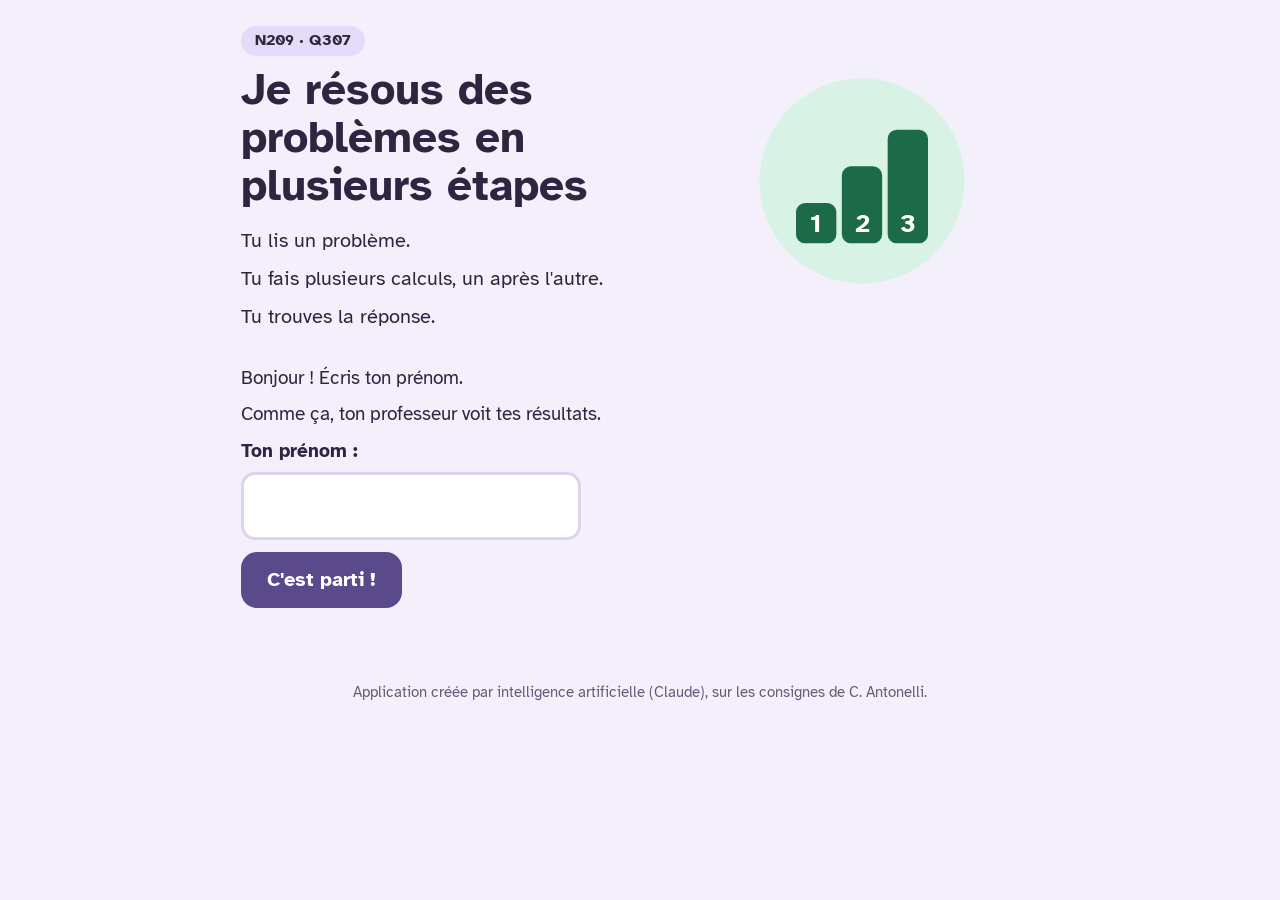
<file: apps/n209.html>
<!DOCTYPE html>
<html lang="fr">
<head>
<meta charset="utf-8">
<meta name="viewport" content="width=device-width,initial-scale=1">
<title>N209 · Je résous des problèmes en plusieurs étapes</title>
<link rel="preconnect" href="https://fonts.googleapis.com"><link rel="preconnect" href="https://fonts.gstatic.com" crossorigin><link href="https://fonts.googleapis.com/css2?family=Atkinson+Hyperlegible:wght@400;700&display=swap" rel="stylesheet">
<link rel="stylesheet" href="../shared/style.css">
</head>
<body>
<main id="app"></main>
<footer class="note">Application créée par intelligence artificielle (Claude), sur les consignes de C. Antonelli.</footer>
<script src="../shared/engine.js"></script>
<script>
{
const {R,pick,G,D,E}=MM;
const C=s=>`<span class="calc">${s}</span>`;
const P=(text,ans,steps,hint,euro,cents)=>({text,kind:'num',ans,unit:euro?'€':'',fmt:x=>(cents?D(x,2):G(x))+(euro?' €':''),hint,
 ok:steps[steps.length-1].replace(/^\d+\. /,''),ex:['Il y a plusieurs étapes. Tu fais une étape à la fois.',...steps,`La réponse est ${cents?D(ans,2):G(ans)}${euro?' €':''}.`]});
/* ---- niveau 1 : 2 étapes, + et − ---- */
const a1=()=>{const a=R(15,60),b=R(5,40),c=R(5,a+b-5),r=a+b-c;return P([`Tu as ${a} €.`,`Ta tante te donne ${b} €.`,`Puis tu achètes un livre à ${c} €.`,'Combien d\'argent il te reste ?'],r,
 [`1. Tu reçois : ${C(`${a} + ${b} = ${a+b}`)}`,`2. Tu payes le livre : ${C(`${a+b} − ${c} = ${r}`)}`],'D\'abord, ce que tu reçois (+). Ensuite, ce que tu payes (−).',true)};
const a2=()=>{const a=R(20,50),b=R(3,a-5),c=R(2,25),r=a-b+c;return P([`Dans un bus, il y a ${a} personnes.`,`Au premier arrêt, ${b} personnes descendent.`,`Puis ${c} personnes montent.`,'Combien de personnes il y a dans le bus maintenant ?'],r,
 [`1. Des personnes descendent : ${C(`${a} − ${b} = ${a-b}`)}`,`2. Des personnes montent : ${C(`${a-b} + ${c} = ${r}`)}`],'Ceux qui descendent : −. Ceux qui montent : +.')};
const a3=()=>{const x=R(8,30),y=R(5,30),B=pick([50,100].filter(v=>v>x+y+5)),r=B-x-y;return P([`Tu achètes un ballon à ${x} € et un jeu à ${y} €.`,`Tu payes avec un billet de ${B} €.`,'Combien d\'argent on te rend ?'],r,
 [`1. Le prix total : ${C(`${x} + ${y} = ${x+y}`)}`,`2. L'argent rendu : ${C(`${B} − ${x+y} = ${r}`)}`],'D\'abord, calcule le prix total. Ensuite, enlève-le du billet.',true)};
/* ---- niveau 2 : avec × et : ---- */
const b1=()=>{const n=R(3,9),p=R(2,8),t=R(5,25),r=n*p+t;return P([`Tu achètes ${n} cahiers à ${p} € et une trousse à ${t} €.`,'Combien tu payes en tout ?'],r,
 [`1. Les cahiers : ${C(`${n} × ${p} = ${n*p}`)}`,`2. Avec la trousse : ${C(`${n*p} + ${t} = ${r}`)}`],'D\'abord, le prix des cahiers (×). Ensuite, ajoute la trousse.',true)};
const b2=()=>{const n=R(2,6),p=R(7,14),B=pick([50,100].filter(v=>v>n*p)),r=B-n*p;return P([`Tu achètes ${n} places de cinéma à ${p} €.`,`Tu payes avec un billet de ${B} €.`,'Combien d\'argent on te rend ?'],r,
 [`1. Le prix des places : ${C(`${n} × ${p} = ${n*p}`)}`,`2. L'argent rendu : ${C(`${B} − ${n*p} = ${r}`)}`],'D\'abord, le prix des places. Ensuite, l\'argent rendu.',true)};
const b3=()=>{const box=R(15,60),g=R(2,5),a=box*6+g;return P([`Un fermier a ${a} œufs.`,`Il garde ${g} œufs pour lui.`,'Il met les autres œufs dans des boîtes de 6.','Combien de boîtes il remplit ?'],box,
 [`1. Les œufs à mettre en boîtes : ${C(`${a} − ${g} = ${a-g}`)}`,`2. Les boîtes de 6 : ${C(`${a-g} : 6 = ${box}`)}`],'D\'abord, enlève les œufs qu\'il garde. Ensuite, fais des groupes de 6.')};
const b4=()=>{const n=R(18,28),p=R(4,12),bus=R(150,400),r=n*p+bus;return P([`Une classe de ${n} élèves va au musée.`,`L'entrée coûte ${p} € par élève.`,`Le bus coûte ${bus} €.`,'Combien coûte la sortie en tout ?'],r,
 [`1. Les entrées : ${C(`${n} × ${p} = ${n*p}`)}`,`2. Avec le bus : ${C(`${n*p} + ${bus} = ${r}`)}`],'D\'abord, le prix des entrées pour tous les élèves. Ensuite, ajoute le bus.',true)};
/* ---- niveau 3 : nombres à virgule, 3 étapes ---- */
const c1=()=>{const n=R(2,6),p=R(89,249),m=R(2,4),q=R(99,199),tot=n*p+m*q,B=pick([1000,2000,5000].filter(v=>v>tot)),r=B-tot;
 return P([`Tu achètes ${n} bouteilles de jus à ${E(p)} et ${m} paquets de chips à ${E(q)}.`,`Tu payes avec un billet de ${B/100} €.`,'Combien d\'argent on te rend ?'],r/100,
 [`1. Les bouteilles : ${C(`${n} × ${D(p/100,2)} = ${D(n*p/100,2)}`)}`,`2. Les chips : ${C(`${m} × ${D(q/100,2)} = ${D(m*q/100,2)}`)}`,`3. Le total : ${C(`${D(n*p/100,2)} + ${D(m*q/100,2)} = ${D(tot/100,2)}`)}`,`4. L'argent rendu : ${C(`${D(B/100,2)} − ${D(tot/100,2)} = ${D(r/100,2)}`)}`],
 'Calcule le prix des bouteilles, puis des chips. Additionne. Enlève du billet.',true,true)};
const c2=()=>{const k=R(3,6),per=R(450,1200),tot=per*k,n=R(2,4);/* prix des pizzas : total réparti */
 const p1=Math.round(tot/n/10)*10,last=tot-p1*(n-1);
 return P([`Avec tes amis, vous êtes ${k} en tout.`,`Vous commandez ${n} pizzas. Le total est de ${E(tot)}.`,'Vous partagez le prix en parts égales.','Combien paye chaque personne ?'],per/100,
 [`Le total : ${E(tot)}.`,`Tu partages en ${k} parts égales : ${C(`${D(tot/100,2)} : ${k} = ${D(per/100,2)}`)}`],'Partager en parts égales : c\'est une division.',true,true)};
const c3=()=>{const f=R(899,2499),o=R(150,500),m=R(3,12),r=(f+o)*m;return P([`Un abonnement de téléphone coûte ${E(f)} par mois.`,`Tu ajoutes une option à ${E(o)} par mois.`,`Combien tu payes pour ${m} mois ?`],r/100,
 [`1. Le prix pour 1 mois : ${C(`${D(f/100,2)} + ${D(o/100,2)} = ${D((f+o)/100,2)}`)}`,`2. Pour ${m} mois : ${C(`${m} × ${D((f+o)/100,2)} = ${D(r/100,2)}`)}`],'D\'abord, le prix pour 1 mois. Ensuite, multiplie par le nombre de mois.',true,true)};
const c4=()=>{const p=R(1500,4500),pct=pick([10,20,25,50]),k={10:10,20:5,25:4,50:2}[pct],pp=p-p%(k*10),red=pp/k,liv=R(399,699),r=pp-red+liv;
 return P([`Tu commandes des chaussures sur internet. Le prix est de ${E(pp)}.`,`La réduction est de ${pct} %.`,`La livraison coûte ${E(liv)}.`,'Combien tu payes en tout ?'],r/100,
 [`1. La réduction : ${pct} %, c'est diviser par ${k}. ${C(`${D(pp/100,2)} : ${k} = ${D(red/100,2)}`)}`,`2. Le nouveau prix : ${C(`${D(pp/100,2)} − ${D(red/100,2)} = ${D((pp-red)/100,2)}`)}`,`3. Avec la livraison : ${C(`${D((pp-red)/100,2)} + ${D(liv/100,2)} = ${D(r/100,2)}`)}`],
 'Il y a 3 étapes : la réduction, le nouveau prix, puis la livraison.',true,true)};
const MEMO1=`<p><b>Un problème en 2 étapes</b></p><p>1. Lis tout le problème. Souligne la question.</p><p>2. Cherche ce que tu dois calculer d'abord.</p><p>3. Fais un calcul à la fois. Écris chaque résultat.</p><p><b>Exemple :</b> Tu as 30 €. Tu reçois 10 €. Tu achètes un livre à 15 €.</p><p>Étape 1 : 30 + 10 = 40. Étape 2 : 40 − 15 = 25. Il te reste 25 €.</p>`;
const MEMO2=`<p><b>Un problème avec × ou :</b></p><p>1. Plusieurs fois le même prix ? Calcule d'abord avec ×.</p><p>2. Ensuite, ajoute ou enlève.</p><p><b>Exemple :</b> 4 cahiers à 3 € et une trousse à 8 €.</p><p>Étape 1 : 4 × 3 = 12. Étape 2 : 12 + 8 = 20. Tu payes 20 €.</p><p>Relis la question : ta réponse a-t-elle du sens ?</p>`;
const MEMO3=`<p><b>Les prix avec des centimes</b></p><p>1. Les virgules l'une sous l'autre. 2 chiffres après la virgule : 3,5 € = 3,50 €.</p><p>2. Fais une étape à la fois.</p><table class="memo-t"><tr><td>Une réduction en %</td><td>10 % : tu divises par 10. 20 % : par 5. 25 % : par 4. 50 % : par 2.</td></tr><tr><td>Partager</td><td>Prix total : nombre de personnes.</td></tr><tr><td>Rendre la monnaie</td><td>Billet − prix total.</td></tr></table>`;
MM.run({code:'N209',title:'Je résous des problèmes en plusieurs étapes',
 desc:['Tu lis un problème.','Tu fais plusieurs calculs, un après l\'autre.','Tu trouves la réponse.'],
 icon:'<svg viewBox="0 0 120 120" role="img" aria-label="Un escalier de 3 marches"><circle cx="60" cy="60" r="56" fill="var(--mint)"/><g fill="var(--mintInk)"><rect x="24" y="72" width="22" height="22" rx="5"/><rect x="49" y="52" width="22" height="42" rx="5"/><rect x="74" y="32" width="22" height="62" rx="5"/></g><g fill="var(--card)" font-size="14" font-weight="700" font-family="Atkinson Hyperlegible,Verdana,sans-serif" text-anchor="middle"><text x="35" y="88">1</text><text x="60" y="88">2</text><text x="85" y="88">3</text></g></svg>',
 memo:`<p><b>Pour résoudre un problème en plusieurs étapes :</b></p><p>1. Lis tout le problème. Souligne la question.</p><p>2. Cherche ce que tu dois calculer d'abord.</p><p>3. Fais un calcul à la fois. Écris chaque résultat.</p><p>4. Utilise le résultat pour l'étape suivante.</p><p>5. Relis la question. Ta réponse a-t-elle du sens ?</p><table class="memo-t"><tr><td>+</td><td>en tout, on reçoit, ils montent</td></tr><tr><td>−</td><td>il reste, on rend, ils descendent</td></tr><tr><td>×</td><td>plusieurs fois le même prix</td></tr><tr><td>:</td><td>partager, faire des groupes</td></tr></table>`,
 levels:[
 {t:'Niveau 1',memo:MEMO1,s:'2 étapes avec + et −',comp:'N105, N106, phase 1',teach:'problèmes à 2 étapes (addition et soustraction), petits nombres.',g:[a1,a2,a3]},
 {t:'Niveau 2',memo:MEMO2,s:'2 étapes avec ×, : , + et −',comp:'N209, phase 2',teach:'problèmes simples où interviennent plusieurs opérations, dont × et :.',g:[b1,b2,b3,b4]},
 {t:'Niveau 3',memo:MEMO3,p3:'Q307',s:'Les prix avec des centimes, 3 étapes ou plus',comp:'Q307, phase 3',teach:'problèmes à plusieurs opérations avec des nombres décimaux (prix), partage, abonnement, réduction en %.',g:[c1,c2,c3,c4]}]});

}
</script>
</body>
</html>
</file>
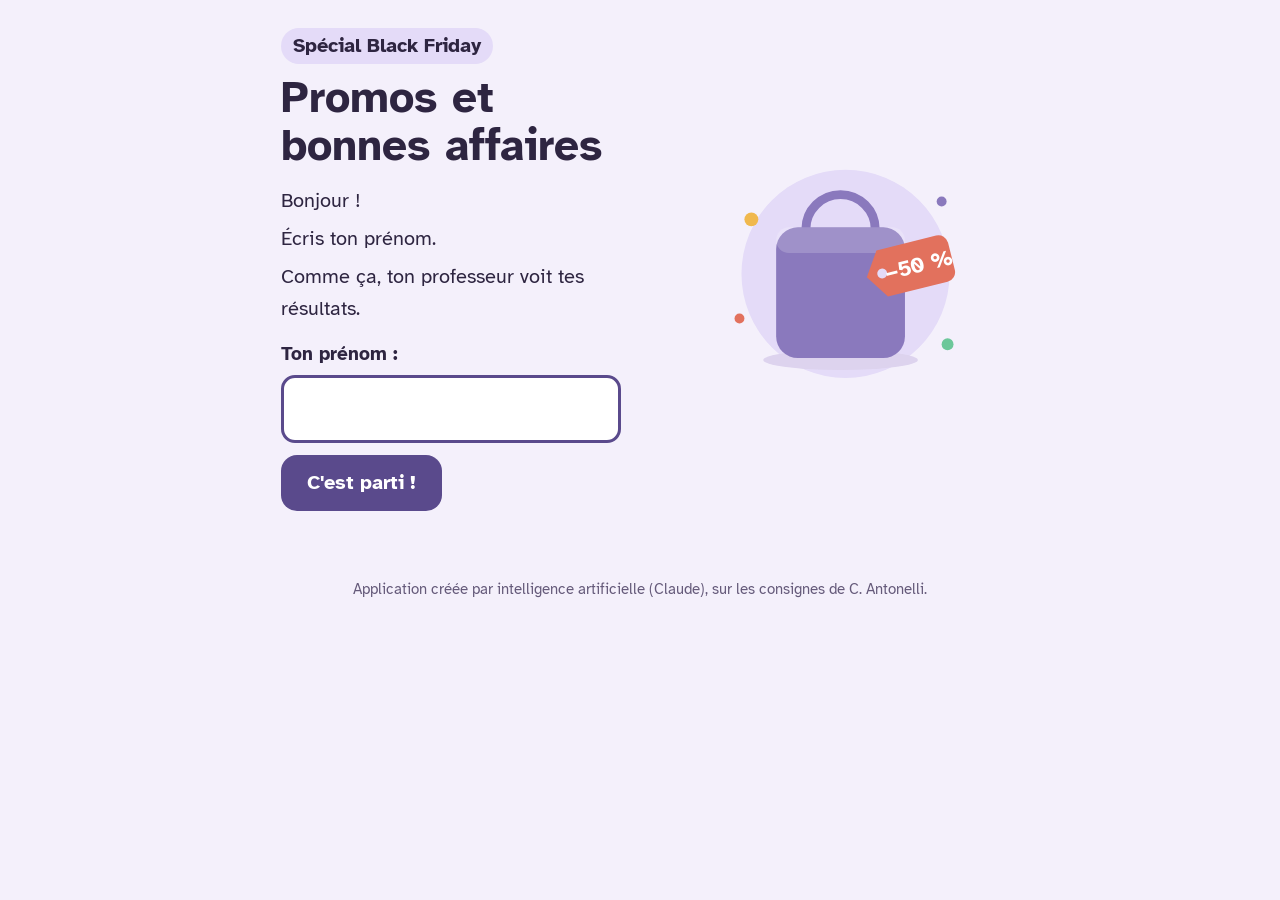
<file: apps/promos.html>
<!DOCTYPE html>
<html lang="fr">
<head>
<meta charset="utf-8">
<meta name="viewport" content="width=device-width,initial-scale=1">
<title>Promos et bonnes affaires</title>
<link rel="preconnect" href="https://fonts.googleapis.com">
<link rel="preconnect" href="https://fonts.gstatic.com" crossorigin>
<link href="https://fonts.googleapis.com/css2?family=Atkinson+Hyperlegible:wght@400;700&display=swap" rel="stylesheet">
<style>
/* VOICE: doux, encourageant, FALC (phrases courtes, gros texte, une idée par ligne)
   IDEA: un petit magasin en promotion, avec des étiquettes de prix
   PICTURE: un sac de courses avec une étiquette −50 %, puis les étiquettes des articles
   COLOUR and TYPE: lavande, pêche, menthe, encre prune ; Atkinson Hyperlegible (lisibilité)
   LAYOUT: une seule colonne calme, boutons larges, score toujours visible */
:root{color-scheme:light dark;
--bg:light-dark(#f4f0fb,#1c1726);--card:light-dark(#fff,#2a2338);--ink:light-dark(#2e2541,#f2edf9);
--soft:light-dark(#655a7a,#c3b9d6);--lav:light-dark(#e4dbf8,#3a3150);--peach:light-dark(#ffe6dc,#47302f);
--coral:light-dark(#e2715d,#ff9f8b);--mint:light-dark(#d8f3e5,#21413a);--mintInk:light-dark(#1d6a49,#a3e6c6);
--yel:light-dark(#fff1c9,#4a4025);--line:light-dark(#ddd3ee,#463c5e);--btn:light-dark(#5a4a8c,#cbbcf4);--btnInk:light-dark(#fff,#1c1726);--bag:light-dark(#8a79bd,#8f7fc6)}
:root[data-theme=light]{color-scheme:light}:root[data-theme=dark]{color-scheme:dark}
*{box-sizing:border-box;min-width:0}
body{margin:0;background:var(--bg);color:var(--ink);font:19px/1.6 "Atkinson Hyperlegible",Verdana,sans-serif;overflow-x:clip}
main{max-width:820px;margin:0 auto;padding:0 max(4vw,16px) 48px}
h1{font-size:clamp(30px,6vw,44px);line-height:1.1;margin:0 0 14px;text-wrap:balance}
h2{font-size:28px;line-height:1.2;margin:0 0 8px}
p{margin:0 0 6px}
button,input{font:inherit}button{cursor:pointer}
:focus-visible{outline:3px solid var(--coral);outline-offset:3px}
.hero{display:grid;grid-template-columns:minmax(0,1.2fr) minmax(0,1fr);gap:20px;align-items:center;padding:28px 0 18px}
.hero svg{width:100%;height:auto;max-height:240px}
.intro p{font-size:20px}
.tiles{display:grid;grid-template-columns:repeat(auto-fit,minmax(210px,1fr));gap:14px;margin:8px 0 18px}
.tile{display:grid;gap:6px;justify-items:start;text-align:left;background:var(--card);color:var(--ink);border:2px solid var(--line);border-radius:22px;padding:18px}
.tile:hover{border-color:var(--btn)}
.tile svg{width:52px;height:52px;fill:var(--coral);color:var(--coral)}
.tile b{font-size:24px}.tile span{color:var(--soft);font-size:17px}
.levels{display:grid;gap:14px;margin:12px 0 24px}
.lv{display:grid;grid-template-columns:64px minmax(0,1fr) auto;gap:16px;align-items:center;text-align:left;background:var(--card);color:var(--ink);border:2px solid var(--line);border-radius:20px;padding:16px 18px;min-height:88px}
.lv:not(:disabled):hover{border-color:var(--btn)}
.lv:disabled{opacity:.55;cursor:not-allowed}
.lv .num{width:64px;height:64px;border-radius:50%;background:var(--lav);display:grid;place-items:center;font-size:28px;font-weight:700}
.lv b{display:block;font-size:22px}
.lv small{color:var(--soft);font-size:17px}
.stars{display:flex;gap:2px}.stars svg{width:24px;height:24px}
.st-on{fill:#f0b84d}.st-off{fill:var(--line)}
details{background:var(--card);border:2px solid var(--line);border-radius:18px;padding:12px 18px;margin:0 0 14px}
summary{font-weight:700;cursor:pointer;min-height:32px}
.memo-t{width:100%;border-collapse:collapse;margin-top:8px}
.memo-t td{padding:8px 6px;border-top:1px solid var(--line);vertical-align:top}
.memo-t td:first-child{font-weight:700;width:9em}
.top{position:sticky;top:0;z-index:2;background:var(--bg);display:flex;flex-wrap:wrap;gap:10px 16px;align-items:center;justify-content:space-between;padding:14px 0 10px;border-bottom:2px solid var(--line);margin-bottom:18px}
.score{background:var(--btn);color:var(--btnInk);border-radius:999px;padding:6px 18px;font-weight:700;font-size:20px}
.ghost{background:none;border:2px solid var(--line);color:var(--ink);border-radius:999px;padding:6px 16px;min-height:44px}
.bar{display:flex;flex-wrap:wrap;gap:10px;align-items:center;justify-content:space-between;padding:16px 0 4px}
.dots{display:flex;gap:6px;flex-wrap:wrap;width:100%}
.dots i{flex:1;height:10px;border-radius:5px;background:var(--line)}
.dots i.g{background:#6cc79a}.dots i.b{background:var(--coral)}.dots i.c{background:var(--btn)}
.qn{color:var(--soft);font-size:17px;margin-bottom:8px}
.cards{display:flex;flex-wrap:wrap;gap:14px;margin:0 0 16px}
.card{position:relative;flex:1 1 180px;max-width:300px;background:var(--card);border:2px solid var(--line);border-radius:20px;padding:16px;display:grid;justify-items:start;gap:2px}
.card .ic{width:56px;height:56px;fill:var(--coral);color:var(--coral)}
.card .nm{font-weight:700}
.emo{font-size:64px;line-height:1.15;font-family:"Apple Color Emoji","Segoe UI Emoji","Noto Color Emoji",sans-serif}
.card .old{color:var(--soft);font-size:17px}
.card .now{font-size:30px;font-weight:700;white-space:nowrap}
.shop{background:var(--lav);border-radius:999px;padding:2px 12px;font-size:16px;font-weight:700;margin-bottom:4px}
.badge{position:absolute;top:12px;right:12px;background:var(--coral);color:#fff;font-weight:700;border-radius:10px;padding:4px 10px;font-size:17px;white-space:nowrap}
.qtext{background:var(--card);border-radius:20px;padding:18px 20px;margin-bottom:16px;border-left:8px solid var(--lav)}
.qtext p:last-child{font-weight:700;font-size:21px;margin:6px 0 0}
.lbl{display:block;font-weight:700;margin-bottom:6px}
.inrow{display:flex;align-items:center;gap:10px;margin-bottom:12px}
.inrow input,.name-in{width:200px;font-size:26px;padding:10px 14px;border:3px solid var(--line);border-radius:14px;background:var(--card);color:var(--ink)}
.name-in{width:100%;max-width:340px}
.inrow input:focus,.name-in:focus{border-color:var(--btn);outline:none}
.inrow span{font-size:26px;font-weight:700}
.btn{background:var(--btn);color:var(--btnInk);border:0;border-radius:16px;padding:12px 26px;min-height:52px;font-weight:700;font-size:20px;text-decoration:none;display:inline-flex;align-items:center}
.btn.alt{background:var(--lav);color:var(--ink)}
.row{display:flex;flex-wrap:wrap;gap:12px;align-items:center}
.opts{display:grid;grid-template-columns:repeat(auto-fit,minmax(150px,1fr));gap:12px;margin-bottom:12px}
.opt{background:var(--card);color:var(--ink);border:3px solid var(--line);border-radius:16px;padding:14px;min-height:60px;font-size:22px;font-weight:700}
.opt:not(:disabled):hover{border-color:var(--btn)}
.opt.good{background:var(--mint);border-color:#6cc79a}.opt.bad{background:var(--peach);border-color:var(--coral)}
.opt:disabled{cursor:default}
.hint{background:var(--lav);border-radius:14px;padding:10px 16px;margin:10px 0}
.err{color:var(--coral);font-weight:700;margin:6px 0}
.fb{border-radius:20px;padding:18px 20px;margin:16px 0;animation:pop .35s ease-out}
.fb.ok{background:var(--mint)}.fb.ok .big{color:var(--mintInk)}
.fb.no{background:var(--peach)}
.fb .big{font-size:26px;font-weight:700;margin-bottom:6px}
.fb ol{margin:6px 0 4px;padding-left:1.4em}.fb li{margin:4px 0}
.calc{font-weight:700;white-space:nowrap}
@keyframes pop{from{transform:scale(.96);opacity:0}to{transform:none;opacity:1}}
.mgrid{display:grid;grid-template-columns:minmax(0,.8fr) minmax(0,1.2fr);gap:12px 18px;margin-bottom:6px}
.mcol{display:grid;gap:12px;align-content:start}
.mi{position:relative;background:var(--card);color:var(--ink);border:3px solid var(--line);border-radius:16px;padding:12px 14px;min-height:66px;text-align:left;font-size:19px;font-weight:700}
.mi[data-side=l]{text-align:center;font-size:21px}
.mi.sel{border-color:var(--btn);box-shadow:0 0 0 4px var(--lav)}
.mi:disabled{cursor:default;color:var(--ink)}
.mi .n{position:absolute;top:-11px;right:-9px;width:30px;height:30px;border-radius:50%;background:var(--btn);color:var(--btnInk);font-size:16px;display:grid;place-items:center}
.mi.p1{background:var(--lav);border-color:#a593e0}.mi.p2{background:var(--mint);border-color:#6cc79a}.mi.p3{background:var(--peach);border-color:var(--coral)}.mi.p4{background:var(--yel);border-color:#f0b84d}
.shake{animation:shake .35s}
@keyframes shake{25%{transform:translateX(-6px)}75%{transform:translateX(6px)}}
@media(prefers-reduced-motion:reduce){.fb,.shake{animation:none}}
.steps{background:var(--card);border-radius:18px;padding:12px 18px;margin-bottom:14px;border-left:8px solid var(--lav)}
.end{text-align:center;padding:30px 0}
.end .stars{justify-content:center;margin:12px 0}.end .stars svg{width:56px;height:56px}
.end .res{font-size:clamp(44px,10vw,64px);font-weight:700;line-height:1}
.end .row{justify-content:center;margin-top:20px}
.box{background:var(--card);border:2px solid var(--line);border-radius:22px;padding:22px;margin:24px 0}
.rtab{width:100%;border-collapse:collapse;margin:10px 0}
.rtab th,.rtab td{text-align:left;padding:10px 8px;border-bottom:1px solid var(--line)}
.rtab td.r,.rtab th.r{text-align:right;white-space:nowrap}
.rtab th{font-size:16px;color:var(--soft)}
textarea{width:100%;min-height:140px;font:16px/1.5 inherit;border:2px solid var(--line);border-radius:14px;padding:10px;background:var(--card);color:var(--ink)}
.note{font-size:15px;color:var(--soft)}
.warn{background:var(--peach);border-radius:16px;padding:14px 18px;margin-top:12px}
@media(max-width:600px){.hero{grid-template-columns:1fr;padding-top:20px}.hero svg{max-height:170px;order:-1}.lv{grid-template-columns:48px minmax(0,1fr)}.lv .num{width:48px;height:48px;font-size:22px}.lv .stars{grid-column:2}.card{max-width:none}.mi{font-size:16px;padding:10px}.mi[data-side=l]{font-size:18px}.mgrid{gap:10px}}
</style>
</head>
<body>
<svg width="0" height="0" style="position:absolute" aria-hidden="true">
<symbol id="i-shirt" viewBox="0 0 32 32"><path d="M11 4 4 8l3 6 3-1.5V28h12V12.5l3 1.5 3-6-7-4c-1 2-3 3-5 3s-4-1-5-3z"/></symbol>
<symbol id="i-shoe" viewBox="0 0 32 32"><path d="M3 22c0-5 1-12 3-12h4c1 3 4 4 7 4l8 3c3 1 4 3 4 5v2H3z"/><rect x="3" y="24" width="26" height="3" rx="1.5" style="opacity:.55"/></symbol>
<symbol id="i-head" viewBox="0 0 32 32"><path d="M6 19v-3a10 10 0 0 1 20 0v3" style="fill:none;stroke:currentColor;stroke-width:3"/><rect x="4" y="17" width="6" height="10" rx="2"/><rect x="22" y="17" width="6" height="10" rx="2"/></symbol>
<symbol id="i-ball" viewBox="0 0 32 32"><circle cx="16" cy="16" r="12"/><path d="M16 4v24M4 16h24M8 8c5 4 11 4 16 0M8 24c5-4 11-4 16 0" style="fill:none;stroke:var(--card);stroke-width:1.6"/></symbol>
<symbol id="i-game" viewBox="0 0 32 32"><rect x="3" y="10" width="26" height="14" rx="7"/><path d="M9 14v6M6 17h6" style="stroke:var(--card);stroke-width:2"/><circle cx="21" cy="15" r="1.7" style="fill:var(--card)"/><circle cx="24" cy="19" r="1.7" style="fill:var(--card)"/></symbol>
<symbol id="i-book" viewBox="0 0 32 32"><path d="M4 6h9a3 3 0 0 1 3 3v18a3 3 0 0 0-3-3H4zM28 6h-9a3 3 0 0 0-3 3v18a3 3 0 0 1 3-3h9z"/></symbol>
<symbol id="i-bag" viewBox="0 0 32 32"><path d="M10 11a6 6 0 0 1 12 0" style="fill:none;stroke:currentColor;stroke-width:2.5"/><rect x="6" y="10" width="20" height="18" rx="5"/><rect x="11" y="17" width="10" height="7" rx="2" style="fill:var(--card);opacity:.5"/></symbol>
<symbol id="i-pen" viewBox="0 0 32 32"><path d="M22 4l6 6L12 26l-7 2 2-7z"/></symbol>
<symbol id="i-bottle" viewBox="0 0 32 32"><rect x="12" y="3" width="8" height="4" rx="1"/><path d="M11 9h10l1 4v14a2 2 0 0 1-2 2h-8a2 2 0 0 1-2-2V13z"/></symbol>
<symbol id="star" viewBox="0 0 24 24"><path d="M12 2.5l2.9 6 6.6.8-4.9 4.5 1.3 6.5L12 17l-5.9 3.3 1.3-6.5L2.5 9.3l6.6-.8z"/></symbol>
<symbol id="i-calc" viewBox="0 0 32 32"><rect x="6" y="3" width="20" height="26" rx="4"/><rect x="9" y="6" width="14" height="6" rx="1.5" style="fill:var(--card)"/><g style="fill:var(--card)"><circle cx="11" cy="17" r="1.8"/><circle cx="16" cy="17" r="1.8"/><circle cx="21" cy="17" r="1.8"/><circle cx="11" cy="23" r="1.8"/><circle cx="16" cy="23" r="1.8"/><circle cx="21" cy="23" r="1.8"/></g></symbol>
<symbol id="i-tag" viewBox="0 0 32 32"><path d="M4 6a2 2 0 0 1 2-2h10l13 13-12 12L4 16z"/><circle cx="10" cy="10" r="2.5" style="fill:var(--card)"/></symbol>
<symbol id="i-link" viewBox="0 0 32 32"><circle cx="7" cy="9" r="5"/><circle cx="25" cy="23" r="5"/><path d="M10 12l12 8" style="fill:none;stroke:currentColor;stroke-width:3;stroke-dasharray:3 3"/></symbol>
</svg>

<main>
<section id="name" hidden>
  <div class="hero">
    <div class="intro">
      <p class="shop" style="display:inline-block;margin-bottom:10px">Spécial Black Friday</p>
      <h1>Promos et bonnes affaires</h1>
      <p>Bonjour !</p>
      <p>Écris ton prénom.</p>
      <p>Comme ça, ton professeur voit tes résultats.</p>
      <form id="nameform" style="margin-top:14px">
        <label class="lbl" for="pn">Ton prénom :</label>
        <input class="name-in" id="pn" maxlength="30" autocomplete="off">
        <div class="err" id="pnerr" hidden>Écris ton prénom pour commencer.</div>
        <div class="row" style="margin-top:12px"><button class="btn">C'est parti !</button></div>
      </form>
    </div>
        <svg viewBox="0 0 320 240" role="img" aria-label="Un sac de courses avec une étiquette moins 50 pour cent">
      <circle cx="165" cy="125" r="105" fill="var(--lav)"/>
      <ellipse cx="160" cy="212" rx="78" ry="10" fill="var(--line)"/>
      <path d="M125 80a35 35 0 0 1 70 0" fill="none" stroke="var(--bag)" stroke-width="9" stroke-linecap="round"/>
      <rect x="95" y="78" width="130" height="132" rx="22" fill="var(--bag)"/>
      <rect x="95" y="78" width="130" height="26" rx="13" fill="#fff" opacity=".18"/>
      <g transform="rotate(-14 236 112)">
        <path d="M200 92h62a10 10 0 0 1 10 10v28a10 10 0 0 1-10 10h-62l-16-24z" fill="var(--coral)"/>
        <circle cx="200" cy="116" r="5" fill="var(--lav)"/>
        <text x="238" y="124" text-anchor="middle" font-size="22" font-weight="700" fill="#fff" font-family="Atkinson Hyperlegible,Verdana,sans-serif">−50 %</text>
      </g>
      <circle cx="70" cy="70" r="7" fill="#f0b84d"/><circle cx="268" cy="196" r="6" fill="#6cc79a"/><circle cx="58" cy="170" r="5" fill="var(--coral)"/><circle cx="262" cy="52" r="5" fill="var(--bag)"/>
    </svg>
  </div>
</section>

<section id="hub" hidden>
  <div class="bar"><b id="hello"></b><div class="row"><button class="ghost" data-go="results">Mes résultats</button><a class="ghost" href="../index.html" onclick="this.href='../index.html'+location.hash" style="text-decoration:none;display:inline-flex;align-items:center">← Toutes les applications</a></div></div>
  <div class="hero">
    <div class="intro">
      <p class="shop" style="display:inline-block;margin-bottom:10px">Spécial Black Friday</p>
      <h1>Promos et bonnes affaires</h1>
      <p>Une promotion, c'est un prix plus bas.</p>
      <p>Il y a beaucoup de promotions pendant le Black Friday et pendant les soldes.</p>
      <p>Tu vas apprendre à calculer les promotions et à trouver les bonnes affaires.</p>
      <p><b>Choisis un jeu.</b></p>
    </div>
        <svg viewBox="0 0 320 240" role="img" aria-label="Un sac de courses avec une étiquette moins 50 pour cent">
      <circle cx="165" cy="125" r="105" fill="var(--lav)"/>
      <ellipse cx="160" cy="212" rx="78" ry="10" fill="var(--line)"/>
      <path d="M125 80a35 35 0 0 1 70 0" fill="none" stroke="var(--bag)" stroke-width="9" stroke-linecap="round"/>
      <rect x="95" y="78" width="130" height="132" rx="22" fill="var(--bag)"/>
      <rect x="95" y="78" width="130" height="26" rx="13" fill="#fff" opacity=".18"/>
      <g transform="rotate(-14 236 112)">
        <path d="M200 92h62a10 10 0 0 1 10 10v28a10 10 0 0 1-10 10h-62l-16-24z" fill="var(--coral)"/>
        <circle cx="200" cy="116" r="5" fill="var(--lav)"/>
        <text x="238" y="124" text-anchor="middle" font-size="22" font-weight="700" fill="#fff" font-family="Atkinson Hyperlegible,Verdana,sans-serif">−50 %</text>
      </g>
      <circle cx="70" cy="70" r="7" fill="#f0b84d"/><circle cx="268" cy="196" r="6" fill="#6cc79a"/><circle cx="58" cy="170" r="5" fill="var(--coral)"/><circle cx="262" cy="52" r="5" fill="var(--bag)"/>
    </svg>
  </div>
  <div class="tiles" id="tiles"></div>
  <details><summary>Mon aide-mémoire</summary><div class="memo"></div></details>
  <details><summary>Pour l'enseignant·e</summary>
    <p class="note">3 jeux, 3 niveaux par jeu. Chaque niveau compte 8 points. Le niveau suivant s'ouvre avec 5 points sur 8. Les questions changent à chaque partie.</p>
    <p class="note">Niveau 1 : lire un prix, comparer, additionner, soustraire, diviser par 10 et par 2 (S104, N203, N204, N205, Q205).</p>
    <p class="note">Niveau 2 : fractions 1/2, 1/4, 1/5, 1/10, pourcentages, multiplier un décimal, plusieurs opérations (Q206, Q207, Q202, N209).</p>
    <p class="note">Niveau 3 : produit d'un décimal, quotient, fractions et multiples, proportionnalité, problèmes à plusieurs opérations (Q303 à Q307 de la fiche Eco).</p>
    <p class="note">Résultats : cette application fait partie du site MathsPass. Le prénom est écrit une seule fois pour tout le site. Chaque niveau terminé s'ajoute à l'écran « Mes résultats » du site, d'où l'élève envoie tout à son professeur. Pour ouvrir tous les niveaux, ajoute #prof à la fin de l'adresse.</p>
  </details>
</section>

<section id="levels" hidden>
  <div class="bar"><button class="ghost" data-go="hub">← Tous les jeux</button><b id="hello2"></b></div>
  <div style="padding:18px 0 4px"><h2 id="apptitle"></h2><div id="appdesc"></div></div>
  <div class="levels" id="lvlist"></div>
  <details><summary>Mon aide-mémoire</summary><div class="memo"></div></details>
</section>

<section id="quiz" hidden>
  <div class="top">
    <button class="ghost" data-go="levels">← Niveaux</button>
    <b id="lvname"></b>
    <span class="score" id="score">Score : 0</span>
    <div class="dots" id="dots"></div>
  </div>
  <div class="qn" id="qn"></div>
  <div class="cards" id="cards"></div>
  <div class="qtext" id="qtext"></div>
  <div id="zone"></div>
  <div class="row"><button class="btn alt" id="hintbtn">Un indice</button></div>
  <div class="hint" id="hintbox" hidden></div>
  <div id="fb" role="status" aria-live="polite"></div>
  <details><summary>Mon aide-mémoire</summary><div class="memo"></div></details>
</section>

<section id="match" hidden>
  <div class="top">
    <button class="ghost" data-go="levels">← Niveaux</button>
    <b id="mname"></b>
    <span class="score" id="mscore">Score : 0</span>
    <div class="dots" id="mdots"></div>
  </div>
  <div class="qn" id="mqn"></div>
  <div class="qtext" id="mcons"></div>
  <div class="steps"><p>1. Clique sur une case à gauche.</p><p>2. Clique sur la bonne case à droite.</p></div>
  <div class="mgrid"><div class="mcol" id="mleft"></div><div class="mcol" id="mright"></div></div>
  <div id="mfb" role="status" aria-live="polite"></div>
  <details><summary>Mon aide-mémoire</summary><div class="memo"></div></details>
</section>

<section id="end" class="end" hidden></section>

<section id="results" hidden>
  <div class="bar"><button class="ghost" data-go="hub">← Tous les jeux</button></div>
  <div class="box" id="resbox"></div>
</section>
</main>
<footer class="note" style="text-align:center;padding:0 16px 28px">Application créée par intelligence artificielle (Claude), sur les consignes de C. Antonelli.</footer>

<script src="../shared/engine.js"></script>
<script>
{
const $=s=>document.querySelector(s);
const R=(a,b)=>a+Math.floor(Math.random()*(b-a+1));
const pick=a=>a[Math.floor(Math.random()*a.length)];
const shuf=a=>{a=a.slice();for(let i=a.length-1;i>0;i--){const j=Math.floor(Math.random()*(i+1));[a[i],a[j]]=[a[j],a[i]]}return a};
const r2=x=>Math.round(x*100)/100;
const nb=n=>{n=r2(n);return Number.isInteger(n)?String(n):n.toFixed(2).replace('.',',')};
const f=n=>nb(n)+' €';
const esc=s=>String(s).replace(/[&<>"']/g,c=>({'&':'&amp;','<':'&lt;','>':'&gt;','"':'&quot;',"'":'&#39;'}[c]));

const IT=[{nm:'T-shirt',s:'un t-shirt',p:'t-shirts',ic:'shirt'},{nm:'Baskets',s:'une paire de baskets',p:'paires de baskets',ic:'shoe'},
{nm:'Casque audio',s:'un casque audio',p:'casques audio',ic:'head'},{nm:'Ballon',s:'un ballon',p:'ballons',ic:'ball'},
{nm:'Jeu vidéo',s:'un jeu vidéo',p:'jeux vidéo',ic:'game'},{nm:'Livre',s:'un livre',p:'livres',ic:'book'},{nm:'Sac à dos',s:'un sac à dos',p:'sacs à dos',ic:'bag'}];
const SMALL=[{nm:'Cahiers',s:'un cahier',p:'cahiers',ic:'note'},{nm:'Stylos',s:'un stylo',p:'stylos',ic:'pen'},{nm:'Crayons',s:'un crayon',p:'crayons',ic:'pencil'}];
const EMO={shirt:'👕',shoe:'👟',head:'🎧',ball:'⚽',game:'🎮',book:'📚',bag:'🎒',note:'📒',pen:'🖊️',pencil:'✏️'};
const PF={10:[10,'un dixième (1/10)'],20:[5,'un cinquième (1/5)'],25:[4,'un quart (1/4)'],50:[2,'la moitié (1/2)']};
const PRAISE=['Bravo !','Super !','Excellent !','Génial !','Tu as trouvé !','Parfait !','Très bien !','Bien joué !','Tu calcules comme un pro !','Continue comme ça !','Magnifique !'];

/* ---------- Niveau 1 ---------- */
function gLire(){const it=pick(IT),old=pick([20,30,40,50,60,80]),now=old-pick([5,10,15]);
 const o=[...new Set([now,old,old-now])];let k=1;while(o.length<4){const c=now+k*3;if(!o.includes(c))o.push(c);k++}
 return{cards:[{it,old,now}],text:["Regarde l'étiquette.","Combien tu payes maintenant ?"],kind:'choice',ans:String(now),
 opts:shuf(o).map(v=>({l:f(v),v:String(v)})),hint:"Le prix barré n'est plus le bon prix.",ok:`Tu payes le nouveau prix : ${f(now)}.`,
 ex:[`Le prix barré est l'ancien prix : ${f(old)}.`,`Le grand prix est le nouveau prix : ${f(now)}.`,`Tu payes le nouveau prix : ${f(now)}.`]}}
function gEco(){const it=pick(IT),old=R(5,18)*5,d=pick([5,10,15,20]),now=old-d;
 return{cards:[{it,old,now}],text:[`Avant, le prix était de ${f(old)}.`,`Aujourd'hui, le prix est de ${f(now)}.`,"Combien d'argent tu économises ?"],kind:'num',ans:d,
 hint:"Économiser, c'est garder de l'argent. Fais une soustraction.",ok:`${nb(old)} − ${nb(now)} = ${nb(d)}. Tu économises ${f(d)}.`,
 ex:["Tu fais une soustraction.","Ancien prix − nouveau prix.",`<span class="calc">${nb(old)} − ${nb(now)} = ${nb(d)}</span>`,`Tu économises ${f(d)}.`]}}
function gMoitie(){const it=pick(IT),old=pick([20,30,40,50,60,70,80,90,100,120,150]),now=old/2;
 return{cards:[{it,price:old,badge:'−50 %'}],text:[`Le prix est de ${f(old)}.`,"La réduction est de 50 %.","Quel est le nouveau prix ?"],kind:'num',ans:now,
 hint:"50 %, c'est la moitié.",ok:`La moitié de ${f(old)}, c'est ${f(now)}.`,
 ex:["Étape 1 : 50 % de réduction. Tu divises le prix par 2. Tu obtiens le montant de la réduction.",`<span class="calc">${nb(old)} : 2 = ${nb(now)}</span>`,"Étape 2 : ancien prix − montant de la réduction = nouveau prix.",`<span class="calc">${nb(old)} − ${nb(now)} = ${nb(now)}</span>`,`Le nouveau prix est de ${f(now)}. Avec −50 %, tu payes la moitié du prix.`]}}
function gPanier(){const its=shuf(IT).slice(0,3),ps=its.map(()=>R(4,25)+pick([0,0,0.5])),t=r2(ps.reduce((a,b)=>a+b,0));
 return{cards:its.map((it,i)=>({it,price:ps[i]})),text:["Tu mets 3 articles dans ton panier.","Combien tu payes en tout ?"],kind:'num',ans:t,
 hint:"« En tout », c'est une addition.",ok:`${ps.map(nb).join(' + ')} = ${nb(t)}`,
 ex:["Tu additionnes les 3 prix.",`<span class="calc">${ps.map(nb).join(' + ')} = ${nb(t)}</span>`,`Tu payes ${f(t)} en tout.`]}}
function gDix(){const it=pick(IT),old=R(3,15)*10,d=old/10;
 return{cards:[{it,price:old,badge:'−10 %'}],text:[`Le prix est de ${f(old)}.`,"La réduction est de 10 %.","Combien d'argent tu économises ?"],kind:'num',ans:d,
 hint:"10 %, c'est 1 euro sur 10 euros. Tu divises par 10.",ok:`10 % de ${f(old)}, c'est ${f(d)}.`,
 ex:["10 %, c'est 1 euro pour 10 euros.","Tu divises le prix par 10. Tu obtiens le montant de la réduction.",`<span class="calc">${nb(old)} : 10 = ${nb(d)}</span>`,`Tu économises ${f(d)}.`]}}
function gCompare(){const it=pick(IT),a=r2(R(15,60)+pick([0,0.99,0.5])),b=r2(a+pick([-1,1])*pick([1,2,3,5,0.5])),c=a<b?'A':'B',lo=Math.min(a,b),hi=Math.max(a,b);
 return{cards:[{shop:'Magasin A',it,price:a},{shop:'Magasin B',it,price:b}],text:["Deux magasins vendent le même article.","Quel magasin est le moins cher ?"],kind:'choice',ans:c,
 opts:[{l:'Magasin A',v:'A'},{l:'Magasin B',v:'B'}],hint:"Le moins cher, c'est le plus petit prix.",ok:`${f(lo)} est plus petit que ${f(hi)}.`,
 ex:["Tu compares les 2 prix.",`Magasin A : ${f(a)}. Magasin B : ${f(b)}.`,`${nb(lo)} est plus petit que ${nb(hi)}.`,`Le magasin ${c} est le moins cher.`]}}

/* ---------- Niveau 2 ---------- */
function gPct(){const it=pick(IT),p=pick([10,20,25,50]),old=pick([20,40,60,80,100,120,160,200]),[k,fr]=PF[p],d=old/k;
 return{cards:[{it,price:old,badge:`−${p} %`}],text:[`Le prix est de ${f(old)}.`,`La réduction est de ${p} %.`,"Combien d'argent tu économises ?"],kind:'num',ans:d,
 hint:`${p} %, c'est ${fr} du prix.`,ok:`${nb(old)} : ${k} = ${nb(d)}. Tu économises ${f(d)}.`,
 ex:[`${p} %, c'est ${fr} du prix.`,`Tu divises le prix par ${k}. Tu obtiens le montant de la réduction.`,`<span class="calc">${nb(old)} : ${k} = ${nb(d)}</span>`,`Tu économises ${f(d)}.`]}}
function gNew(){const it=pick(IT),p=pick([10,20,25,50]),old=pick([20,40,60,80,100,120,160,200]),[k,fr]=PF[p],d=old/k,now=old-d;
 return{cards:[{it,price:old,badge:`−${p} %`}],text:[`Le prix est de ${f(old)}.`,`La réduction est de ${p} %.`,"Quel est le nouveau prix ?"],kind:'num',ans:now,
 hint:"Il y a 2 étapes. 1. Calcule le montant de la réduction. 2. Ancien prix − montant de la réduction.",ok:`${nb(old)} − ${nb(d)} = ${nb(now)}. Le nouveau prix est de ${f(now)}.`,
 ex:["Étape 1 : tu calcules le montant de la réduction.",`${p} %, c'est ${fr} du prix. <span class="calc">${nb(old)} : ${k} = ${nb(d)}</span>`,"Étape 2 : ancien prix − montant de la réduction = nouveau prix.",`<span class="calc">${nb(old)} − ${nb(d)} = ${nb(now)}</span>`,`Le nouveau prix est de ${f(now)}.`]}}
function gFrac(){const it=pick(IT),k=pick([2,4,5,10]),old=pick([20,40,60,80,100,120,200]),d=old/k,fr='1/'+k;
 return{cards:[{it,price:old,badge:`−${fr}`}],text:[`Le prix est de ${f(old)}.`,`Le magasin enlève ${fr} du prix.`,"Combien d'argent tu économises ?"],kind:'num',ans:d,
 hint:`Pour trouver ${fr}, tu divises par ${k}.`,ok:`${fr} de ${f(old)}, c'est ${f(d)}.`,
 ex:[`${fr}, c'est 1 part sur ${k} parts égales.`,`Tu divises le prix par ${k}. Tu obtiens le montant de la réduction.`,`<span class="calc">${nb(old)} : ${k} = ${nb(d)}</span>`,`Tu économises ${f(d)}.`]}}
function gBudget(){const B=pick([50,80,100]),its=shuf(IT).slice(0,2);let a=R(8,30),b=R(8,25)+pick([0,0.5]);if(a+b>=B){a=Math.floor(B/3);b=Math.floor(B/4)+0.5}
 const s=r2(a+b),rest=r2(B-s);
 return{cards:its.map((it,i)=>({it,price:[a,b][i]})),text:[`Tu as ${f(B)} dans ton portefeuille.`,`Tu achètes ${its[0].s} et ${its[1].s}.`,"Combien d'argent il te reste ?"],kind:'num',ans:rest,
 hint:"Il y a 2 étapes. 1. Calcule le total. 2. Enlève le total de ton argent.",ok:`${nb(B)} − ${nb(s)} = ${nb(rest)}. Il te reste ${f(rest)}.`,
 ex:["Étape 1 : tu additionnes les 2 prix.",`<span class="calc">${nb(a)} + ${nb(b)} = ${nb(s)}</span>`,"Étape 2 : tu enlèves le total de ton argent.",`<span class="calc">${nb(B)} − ${nb(s)} = ${nb(rest)}</span>`,`Il te reste ${f(rest)}.`]}}
function gVF(){const it=pick(IT),p=pick([10,20,25,50]),old=pick([40,60,80,100,120]),[k,fr]=PF[p],d=old/k,good=old-d,wrong=old-p;
 const shown=(Math.random()<.5&&wrong!==good)?wrong:good,ans=shown===good?'V':'F';
 return{cards:[{it,price:old,badge:`−${p} %`}],text:[`Le prix est de ${f(old)}.`,`La réduction est de ${p} %.`,`Léo dit : « Le nouveau prix est de ${f(shown)}. »`,"Est-ce que Léo a raison ?"],kind:'choice',ans,
 opts:[{l:'Oui, c\'est vrai',v:'V'},{l:'Non, c\'est faux',v:'F'}],hint:`Calcule toi-même le nouveau prix. ${p} %, c'est ${fr} du prix.`,
 ok:ans==='V'?`Oui ! ${nb(old)} − ${nb(d)} = ${nb(good)}.`:`Bien vu ! Léo se trompe. ${p} % ne veut pas dire ${p} euros.`,
 ex:[`${p} %, c'est ${fr} du prix.`,`Montant de la réduction : <span class="calc">${nb(old)} : ${k} = ${nb(d)}</span>`,`Nouveau prix : <span class="calc">${nb(old)} − ${nb(d)} = ${nb(good)}</span>`,ans==='V'?'Léo a raison.':`Léo a tort. Attention : ${p} % ne veut pas dire ${p} euros.`]}}
function gMult(){const it=pick(SMALL.concat(IT.filter(x=>['shirt','ball','book'].includes(x.ic)))),n=R(2,9),u=r2((SMALL.includes(it)?R(1,4):R(6,15))+pick([0.5,0.25,0.9,0])),t=r2(n*u);
 return{cards:[{it,price:u}],text:[`Le prix d'${it.s} est de ${f(u)}.`,`Tu achètes ${n} ${it.p}.`,"Combien tu payes en tout ?"],kind:'num',ans:t,
 hint:`Tu achètes ${n} fois le même article. Fais une multiplication.`,ok:`${n} × ${nb(u)} = ${nb(t)}`,
 ex:["Tu achètes plusieurs fois le même article.","Tu fais une multiplication.",`<span class="calc">${n} × ${nb(u)} = ${nb(t)}</span>`,`Tu payes ${f(t)} en tout.`]}}

/* ---------- Niveau 3 ---------- */
function gProp(){const it=pick(SMALL),a=pick([2,3,4,5]),pu=pick([0.5,1,1.5,2,2.5,3]),P=r2(a*pu),k=pick([2,3,4,5]),b=a*k,ans=r2(P*k);
 return{cards:[{it,price:P,qty:a}],text:[`${a} ${it.p} coûtent ${f(P)}.`,`Tu veux acheter ${b} ${it.p}.`,"Combien tu payes ?"],kind:'num',ans,
 hint:`${b}, c'est ${k} fois ${a}.`,ok:`${nb(P)} × ${k} = ${nb(ans)}`,
 ex:[`${b}, c'est ${k} fois ${a}.`,`Donc le prix est aussi ${k} fois plus grand.`,`<span class="calc">${nb(P)} × ${k} = ${nb(ans)}</span>`,`Tu payes ${f(ans)}.`]}}
function gOffre(){const it=pick(IT),p=pick([20,25,50]),[k]=PF[p],oa=pick([40,60,80,100,120]),na=oa-oa/k,eb=pick([5,10,15,20]),nB=na+pick([-4,-3,3,4,5]),ob=nB+eb,c=na<nB?'A':'B';
 return{cards:[{shop:'Magasin A',it,price:oa,badge:`−${p} %`},{shop:'Magasin B',it,price:ob,badge:`−${eb} €`}],
 text:["Deux magasins font une promotion.",`Magasin A : ${f(oa)}, avec −${p} %.`,`Magasin B : ${f(ob)}, avec −${eb} €.`,"Quel magasin est le moins cher ?"],kind:'choice',ans:c,
 opts:[{l:'Magasin A',v:'A'},{l:'Magasin B',v:'B'}],hint:"Calcule le nouveau prix dans chaque magasin. Attention : % et € ne sont pas pareils.",
 ok:`Magasin A : ${f(na)}. Magasin B : ${f(nB)}.`,
 ex:["Tu calcules le nouveau prix dans chaque magasin.",`Magasin A : <span class="calc">${nb(oa)} : ${k} = ${nb(oa/k)}</span>, puis <span class="calc">${nb(oa)} − ${nb(oa/k)} = ${nb(na)}</span>`,`Magasin B : tu enlèves ${eb} euros. <span class="calc">${nb(ob)} − ${eb} = ${nb(nB)}</span>`,`Le magasin ${c} est le moins cher.`]}}
function g3p2(){const it=pick(IT);
 if(Math.random()<.5){const u=r2(R(4,20)+pick([0,0.5])),t=r2(2*u);
  return{cards:[{it,price:u,badge:'3 pour 2'}],text:[`Le prix d'${it.s} est de ${f(u)}.`,"Offre : 3 articles pour le prix de 2.",`Tu prends 3 ${it.p}.`,"Combien tu payes ?"],kind:'num',ans:t,
  hint:"Tu prends 3 articles, mais tu payes seulement 2 articles.",ok:`2 × ${nb(u)} = ${nb(t)}. Le 3e article est gratuit !`,
  ex:["Tu prends 3 articles.","Tu payes seulement 2 articles. Le 3e article est gratuit.",`<span class="calc">2 × ${nb(u)} = ${nb(t)}</span>`,`Tu payes ${f(t)}.`]}}
 const u=R(4,20)*2,h=u/2,t=u+h;
 return{cards:[{it,price:u,badge:'2e à −50 %'}],text:[`Le prix d'${it.s} est de ${f(u)}.`,"Offre : le 2e article est à −50 %.",`Tu prends 2 ${it.p}.`,"Combien tu payes ?"],kind:'num',ans:t,
 hint:"Le 1er article est au prix normal. Le 2e article est à moitié prix.",ok:`${nb(u)} + ${nb(h)} = ${nb(t)}`,
 ex:[`Le 1er article : prix normal, ${f(u)}.`,`Le 2e article : la moitié du prix. <span class="calc">${nb(u)} : 2 = ${nb(h)}</span>`,`Tu additionnes : <span class="calc">${nb(u)} + ${nb(h)} = ${nb(t)}</span>`,`Tu payes ${f(t)}.`]}}
function gFracM(){const it=pick(IT),[n,d]=pick([[3,4],[2,3],[3,5],[5,8],[2,5],[3,8],[3,10]]),old=d*R(3,15),part=old/d,ans=part*n;
 return{cards:[{it,price:old,badge:`${n}/${d} du prix`}],text:[`Le prix normal est de ${f(old)}.`,`Aujourd'hui, tu payes seulement ${n}/${d} du prix.`,"Combien tu payes ?"],kind:'num',ans,
 hint:`D'abord, divise par ${d}. Ensuite, multiplie par ${n}.`,ok:`${nb(part)} × ${n} = ${nb(ans)}`,
 ex:[`${n}/${d}, c'est ${n} parts sur ${d} parts égales.`,`Étape 1 : tu divises par ${d}. <span class="calc">${nb(old)} : ${d} = ${nb(part)}</span>`,`Étape 2 : tu multiplies par ${n}. <span class="calc">${nb(part)} × ${n} = ${nb(ans)}</span>`,`Tu payes ${f(ans)}.`]}}
function gProd(){const it=pick(SMALL),n=pick([12,15,20,24,25,30,40,50]),c=R(105,595),u=c/100,t=r2(n*u);
 return{cards:[{it,price:u}],text:[`Tu achètes ${n} ${it.p} pour ta classe.`,`Le prix d'${it.s} est de ${f(u)}.`,"Combien tu payes en tout ?"],kind:'num',ans:t,
 hint:`Fais une multiplication : ${n} × ${nb(u)}.`,ok:`${n} × ${nb(u)} = ${nb(t)}`,
 ex:["Tu fais une multiplication.",`Astuce : calcule sans la virgule. <span class="calc">${n} × ${c} = ${n*c}</span>`,`Remets la virgule : 2 chiffres après la virgule. <span class="calc">${nb(t)}</span>`,`Tu payes ${f(t)} en tout.`]}}
function gDiv(){const it=pick(IT),n=R(2,6),s=r2(R(5,25)+pick([0,0.5,0.25])),P=r2(s*n);
 return{cards:[{it,price:P}],text:[`Avec tes amis, tu achètes un cadeau : ${it.s}.`,`Le prix est de ${f(P)}.`,`En tout, il y a ${n} personnes. Chaque personne paye la même chose.`,"Combien tu payes ?"],kind:'num',ans:s,
 hint:`Partage le prix en ${n} parts égales. Fais une division.`,ok:`${nb(P)} : ${n} = ${nb(s)}`,
 ex:["Tu partages le prix en parts égales.","Tu fais une division.",`<span class="calc">${nb(P)} : ${n} = ${nb(s)}</span>`,`Chaque personne paye ${f(s)}. Tu payes ${f(s)}.`]}}
function gMulti(){const it=pick(IT),p=pick([10,20,25,50]),[k]=PF[p],old=pick([40,60,80,100,120]),d=old/k,now=old-d,L=pick([3.5,4.9,5,6.5]),t=r2(now+L);
 return{cards:[{it,price:old,badge:`−${p} %`}],text:[`Tu commandes ${it.s} sur internet.`,`Le prix est de ${f(old)}. La réduction est de ${p} %.`,`La livraison coûte ${f(L)}.`,"Combien tu payes en tout ?"],kind:'num',ans:t,
 hint:"Il y a 3 étapes : la réduction, le nouveau prix, puis la livraison.",ok:`${nb(now)} + ${nb(L)} = ${nb(t)}`,
 ex:["Il y a 3 étapes.",`1. Le montant de la réduction : <span class="calc">${nb(old)} : ${k} = ${nb(d)}</span>`,`2. Le nouveau prix (ancien prix − réduction) : <span class="calc">${nb(old)} − ${nb(d)} = ${nb(now)}</span>`,`3. Tu ajoutes la livraison : <span class="calc">${nb(now)} + ${nb(L)} = ${nb(t)}</span>`,`Tu payes ${f(t)} en tout.`]}}
function gPctX(){const it=pick(IT),p=pick([30,40,60,70]),old=R(3,15)*10,dix=old/10,m=p/10,d=dix*m;
 return{cards:[{it,price:old,badge:`−${p} %`}],text:[`Le prix est de ${f(old)}.`,`La réduction est de ${p} %.`,"Combien d'argent tu économises ?"],kind:'num',ans:d,
 hint:`Calcule d'abord 10 %. Puis multiplie par ${m}.`,ok:`${nb(dix)} × ${m} = ${nb(d)}`,
 ex:["Étape 1 : tu calcules 10 %. Tu divises le prix par 10.",`<span class="calc">${nb(old)} : 10 = ${nb(dix)}</span>`,`Étape 2 : ${p} %, c'est ${m} fois 10 %. Tu multiplies par ${m}. Tu obtiens le montant de la réduction.`,`<span class="calc">${nb(dix)} × ${m} = ${nb(d)}</span>`,`Tu économises ${f(d)}.`]}}


/* ---------- Je choisis (QCM à 3 réponses) ---------- */
function opts3(a,c){const o=[a];for(const x of c.concat([a+5,a-5,a+10,a*2,a+1])){const v=r2(x);if(v>0&&!o.includes(v))o.push(v);if(o.length===3)break}return shuf(o).map(v=>({l:f(v),v:String(v)}))}
function Q(o){const a=r2(o.ans);return Object.assign({},o,{kind:'choice',ans:String(a),opts:opts3(a,o.c)})}
function qBarre(){const it=pick(IT),old=pick([30,40,50,60,80]),now=old-pick([5,10,15,20]);
 return Q({cards:[{it,old,now}],text:["Regarde l'étiquette.","Combien tu payes ?"],ans:now,c:[old,old-now],hint:"Le prix barré n'est plus le bon prix.",ok:`Tu payes le nouveau prix : ${f(now)}.`,
 ex:[`Le prix barré est l'ancien prix : ${f(old)}.`,`Le grand prix est le nouveau prix : ${f(now)}.`,`Tu payes ${f(now)}.`]})}
function qHalf(){const it=pick(IT),old=pick([24,30,40,60,70,80,90,120]),now=old/2;
 return Q({cards:[{it,price:old,badge:'−50 %'}],text:[`Le prix est de ${f(old)}.`,"La réduction est de 50 %.","Quel est le nouveau prix ?"],ans:now,c:[old-50,old],hint:"50 %, c'est la moitié.",ok:`${nb(old)} : 2 = ${nb(now)}`,
 ex:["50 % de réduction : tu divises le prix par 2.",`Montant de la réduction : <span class="calc">${nb(old)} : 2 = ${nb(now)}</span>`,`Nouveau prix : <span class="calc">${nb(old)} − ${nb(now)} = ${nb(now)}</span>`,"Avec −50 %, tu payes la moitié du prix."]})}
function qEuro(){const it=pick(IT),X=pick([5,10,15,20]),old=R(6,18)*5,now=old-X;
 return Q({cards:[{it,price:old,badge:`−${X} €`}],text:[`Le prix est de ${f(old)}.`,`La réduction est de ${X} €.`,"Quel est le nouveau prix ?"],ans:now,c:[old+X,X],hint:"Le montant de la réduction est déjà écrit.",ok:`${nb(old)} − ${X} = ${nb(now)}`,
 ex:[`−${X} € : le montant de la réduction est ${X} euros.`,"Nouveau prix : ancien prix − montant de la réduction.",`<span class="calc">${nb(old)} − ${X} = ${nb(now)}</span>`,`Le nouveau prix est de ${f(now)}.`]})}
function qDix(){const it=pick(IT),old=R(3,15)*10,d=old/10,now=old-d;
 return Q({cards:[{it,price:old,badge:'−10 %'}],text:[`Le prix est de ${f(old)}.`,"La réduction est de 10 %.","Quel est le nouveau prix ?"],ans:now,c:[old-10,d],hint:"10 % de réduction : tu divises le prix par 10. Puis tu enlèves ce montant.",ok:`${nb(old)} − ${nb(d)} = ${nb(now)}`,
 ex:["Étape 1 : tu divises le prix par 10. Tu obtiens le montant de la réduction.",`<span class="calc">${nb(old)} : 10 = ${nb(d)}</span>`,"Étape 2 : ancien prix − montant de la réduction = nouveau prix.",`<span class="calc">${nb(old)} − ${nb(d)} = ${nb(now)}</span>`,`Le nouveau prix est de ${f(now)}.`]})}
function qEco(){const it=pick(IT),old=R(3,15)*10,d=old/10;
 return Q({cards:[{it,price:old,badge:'−10 %'}],text:[`Le prix est de ${f(old)}.`,"La réduction est de 10 %.","Combien d'argent tu économises ?"],ans:d,c:[10,old-d],hint:"Tu économises le montant de la réduction.",ok:`${nb(old)} : 10 = ${nb(d)}`,
 ex:["Tu économises le montant de la réduction.","10 % de réduction : tu divises le prix par 10.",`<span class="calc">${nb(old)} : 10 = ${nb(d)}</span>`,`Tu économises ${f(d)}.`]})}
function qP(){const it=pick(IT),p=pick([20,25,50,10]),[k,fr]=PF[p],old=pick([40,60,80,100,120,200]),d=old/k,now=old-d;
 return Q({cards:[{it,price:old,badge:`−${p} %`}],text:[`Le prix est de ${f(old)}.`,`La réduction est de ${p} %.`,"Quel est le nouveau prix ?"],ans:now,c:[old-p,d],hint:`${p} % de réduction : tu divises le prix par ${k}.`,ok:`${nb(old)} − ${nb(d)} = ${nb(now)}`,
 ex:[`Étape 1 : ${p} %, c'est ${fr}. Tu divises le prix par ${k}. Tu obtiens le montant de la réduction.`,`<span class="calc">${nb(old)} : ${k} = ${nb(d)}</span>`,"Étape 2 : ancien prix − montant de la réduction = nouveau prix.",`<span class="calc">${nb(old)} − ${nb(d)} = ${nb(now)}</span>`,`Le nouveau prix est de ${f(now)}.`]})}
function qEcoP(){const it=pick(IT),p=pick([20,25,50]),[k,fr]=PF[p],old=pick([40,60,80,100,120,200]),d=old/k;
 return Q({cards:[{it,price:old,badge:`−${p} %`}],text:[`Le prix est de ${f(old)}.`,`La réduction est de ${p} %.`,"Quel est le montant de la réduction ?"],ans:d,c:[p,old-d],hint:`${p} %, c'est ${fr}.`,ok:`${nb(old)} : ${k} = ${nb(d)}`,
 ex:[`${p} %, c'est ${fr} du prix.`,`Tu divises le prix par ${k}. Tu obtiens le montant de la réduction.`,`<span class="calc">${nb(old)} : ${k} = ${nb(d)}</span>`,`Attention : ${p} % ne veut pas dire ${p} euros.`]})}
function qFrac1(){const it=pick(IT),k=pick([2,4,5,10]),old=pick([20,40,60,80,100,120]),d=old/k,now=old-d;
 return Q({cards:[{it,price:old,badge:`−1/${k}`}],text:[`Le prix est de ${f(old)}.`,`Le magasin enlève 1/${k} du prix.`,"Quel est le nouveau prix ?"],ans:now,c:[d,old-k],hint:`1/${k} : tu divises le prix par ${k}.`,ok:`${nb(old)} − ${nb(d)} = ${nb(now)}`,
 ex:[`Étape 1 : 1/${k} du prix. Tu divises par ${k}. Tu obtiens le montant de la réduction. <span class="calc">${nb(old)} : ${k} = ${nb(d)}</span>`,`Étape 2 : <span class="calc">${nb(old)} − ${nb(d)} = ${nb(now)}</span>`,`Le nouveau prix est de ${f(now)}.`]})}
function qBest(){const it=pick(IT);let P,pr,red;
 do{P=pick([40,60,80,100,120]);const a=pick([10,20,25,50]),b=pick([5,10,15,20,25]),c=pick([10,20,25,50].filter(x=>x!==a));
  pr=[`−${a} %`,`−${b} €`,`−${c} %`];red=[P/PF[a][0],b,P/PF[c][0]]}while(new Set(red).size<3);
 const bi=red.indexOf(Math.max(...red));
 return{cards:[{it,price:P}],text:[`Le prix est de ${f(P)}.`,"Il y a 3 promotions possibles.","Quelle promotion te fait économiser le plus d'argent ?"],kind:'choice',ans:String(bi),
 opts:pr.map((l,i)=>({l,v:String(i)})),hint:"Calcule le montant de la réduction pour chaque promotion.",ok:`${pr[bi]} : tu économises ${f(red[bi])}.`,
 ex:["Tu calcules le montant de la réduction pour chaque promotion.",...pr.map((l,i)=>`${l} : tu économises ${f(red[i])}.`),`La plus grande économie : ${pr[bi]}.`]}}
function qPX(){const it=pick(IT),p=pick([30,40,60,70]),old=R(3,15)*10,d=old/10*p/10,now=old-d;
 return Q({cards:[{it,price:old,badge:`−${p} %`}],text:[`Le prix est de ${f(old)}.`,`La réduction est de ${p} %.`,"Quel est le nouveau prix ?"],ans:now,c:[old-p,d],hint:`Calcule 10 %. Multiplie par ${p/10}. Puis enlève ce montant.`,ok:`${nb(old)} − ${nb(d)} = ${nb(now)}`,
 ex:[`Étape 1 : 10 % du prix. <span class="calc">${nb(old)} : 10 = ${nb(old/10)}</span>`,`Étape 2 : ${p} %, c'est ${p/10} fois 10 %. <span class="calc">${nb(old/10)} × ${p/10} = ${nb(d)}</span>`,"C'est le montant de la réduction.",`Étape 3 : ancien prix − montant de la réduction. <span class="calc">${nb(old)} − ${nb(d)} = ${nb(now)}</span>`,`Le nouveau prix est de ${f(now)}.`]})}
function q3p2Q(){const it=pick(IT),u=R(4,20);
 return Q({cards:[{it,price:u,badge:'3 pour 2'}],text:[`Le prix d'${it.s} est de ${f(u)}.`,"Offre : 3 articles pour le prix de 2.",`Tu prends 3 ${it.p}. Combien tu payes ?`],ans:2*u,c:[3*u,u],hint:"Tu prends 3 articles. Tu payes seulement 2 articles.",ok:`2 × ${nb(u)} = ${nb(2*u)}`,
 ex:["Tu prends 3 articles.","Tu payes 2 articles. Le 3e article est gratuit.",`<span class="calc">2 × ${nb(u)} = ${nb(2*u)}</span>`,`Tu payes ${f(2*u)}.`]})}
function q2e50Q(){const it=pick(IT),u=R(4,20)*2,t=u*1.5;
 return Q({cards:[{it,price:u,badge:'2e à −50 %'}],text:[`Le prix d'${it.s} est de ${f(u)}.`,"Offre : le 2e article est à −50 %.",`Tu prends 2 ${it.p}. Combien tu payes ?`],ans:t,c:[2*u,u],hint:"Le 1er article est au prix normal. Le 2e article est à moitié prix.",ok:`${nb(u)} + ${nb(u/2)} = ${nb(t)}`,
 ex:[`1er article : ${f(u)}.`,`2e article : la moitié. <span class="calc">${nb(u)} : 2 = ${nb(u/2)}</span>`,`Total : <span class="calc">${nb(u)} + ${nb(u/2)} = ${nb(t)}</span>`,`Tu payes ${f(t)}.`]})}
function qTiers(){const it=pick(IT),old=3*R(4,20),d=old/3,now=old-d;
 return Q({cards:[{it,price:old,badge:'−1/3'}],text:[`Le prix est de ${f(old)}.`,"Le magasin enlève 1/3 du prix.","Quel est le nouveau prix ?"],ans:now,c:[d,old-3],hint:"1/3 : tu divises le prix par 3.",ok:`${nb(old)} − ${nb(d)} = ${nb(now)}`,
 ex:[`Étape 1 : 1/3 du prix. <span class="calc">${nb(old)} : 3 = ${nb(d)}</span>`,"C'est le montant de la réduction.",`Étape 2 : ancien prix − montant de la réduction. <span class="calc">${nb(old)} − ${nb(d)} = ${nb(now)}</span>`,`Le nouveau prix est de ${f(now)}.`]})}
function qLivrQ(){const it=pick(IT),p=pick([10,20,25,50]),[k]=PF[p],old=pick([40,60,80,100]),d=old/k,now=old-d,L=pick([4,5,6.5]),t=now+L;
 return Q({cards:[{it,price:old,badge:`−${p} %`}],text:[`Tu commandes ${it.s} sur internet.`,`Le prix est de ${f(old)}. La réduction est de ${p} %.`,`La livraison coûte ${f(L)}.`,"Combien tu payes en tout ?"],ans:t,c:[now,old+L],hint:"3 étapes : la réduction, le nouveau prix, la livraison.",ok:`${nb(now)} + ${nb(L)} = ${nb(t)}`,
 ex:[`1. Montant de la réduction : <span class="calc">${nb(old)} : ${k} = ${nb(d)}</span>`,`2. Nouveau prix : <span class="calc">${nb(old)} − ${nb(d)} = ${nb(now)}</span>`,`3. Avec la livraison : <span class="calc">${nb(now)} + ${nb(L)} = ${nb(t)}</span>`,`Tu payes ${f(t)} en tout.`]})}

/* ---------- Je relie ---------- */
const CONCEPT=[
{l:'−10 %',r:'Tu divises le prix par 10 pour obtenir le montant de la réduction.',ex:'−10 % : tu divises le prix par 10. Tu obtiens le montant de la réduction.'},
{l:'−20 %',r:'Tu divises le prix par 5 pour obtenir le montant de la réduction.',ex:'−20 % : 20 %, c\'est 1/5. Tu divises le prix par 5.'},
{l:'−25 %',r:'Tu divises le prix par 4 pour obtenir le montant de la réduction.',ex:'−25 % : 25 %, c\'est 1/4. Tu divises le prix par 4.'},
{l:'−50 %',r:'Tu divises le prix par 2 pour obtenir le montant de la réduction.',ex:'−50 % : c\'est la moitié. Tu divises le prix par 2.'},
{l:'−20 €',r:'Tu enlèves 20 euros au prix.',ex:'−20 € : le montant de la réduction est déjà écrit. Tu enlèves 20 euros.'},
{l:'Le prix barré',r:"C'est l'ancien prix.",ex:"Le prix barré, c'est l'ancien prix. Tu ne payes plus ce prix."},
{l:'Le nouveau prix',r:'Ancien prix − montant de la réduction',ex:'Le nouveau prix, c\'est ancien prix − montant de la réduction.'},
{l:'Le montant de la réduction',r:"C'est l'argent que tu économises.",ex:"Le montant de la réduction, c'est l'argent que tu économises. Tu ne le payes pas."}];
const FRAC=[
{l:'10 %',r:'1/10',ex:"10 %, c'est un dixième : 1/10."},{l:'20 %',r:'1/5',ex:"20 %, c'est un cinquième : 1/5."},
{l:'25 %',r:'1/4',ex:"25 %, c'est un quart : 1/4."},{l:'50 %',r:'1/2',ex:"50 %, c'est la moitié : 1/2."},
{l:'75 %',r:'3/4',ex:"75 %, c'est trois quarts : 3/4."},{l:'100 %',r:'1/1',ex:"100 %, c'est tout le prix : 1/1."}];
let CORD=[];
function mConcept(ri){if(ri===0)CORD=shuf(CONCEPT);return{c:["Relie chaque case de gauche à la bonne explication."],pairs:CORD.slice(ri*4,ri*4+4)}}
function mFrac(){return{c:["Relie chaque pourcentage à la bonne fraction."],pairs:shuf(FRAC).slice(0,4)}}
function mAmount(){const out=[],seen=new Set();while(out.length<4){const p=pick([10,20,25,50]),[k]=PF[p],P=pick([20,40,60,80,100,120,200]),r=P/k;if(seen.has(r))continue;seen.add(r);
 out.push({l:`−${p} % de ${f(P)}`,r:f(r),ex:`−${p} % : tu divises le prix par ${k}. <span class="calc">${nb(P)} : ${k} = ${nb(r)}</span>. Le montant de la réduction est ${f(r)}.`})}
 return{c:["Relie chaque promotion au montant de la réduction.","Le montant de la réduction, c'est l'argent que tu économises."],pairs:out}}
function mNew(ri,seen){const out=[];while(out.length<4){const P=pick([20,30,40,50,60,80,100,120]);let l,n,ex;
 if(Math.random()<.65){const p=pick([10,20,25,50]),[k]=PF[p],d=P/k;n=P-d;l=`${f(P)} avec −${p} %`;ex=`−${p} % : <span class="calc">${nb(P)} : ${k} = ${nb(d)}</span>. Nouveau prix : <span class="calc">${nb(P)} − ${nb(d)} = ${nb(n)}</span>.`}
 else{const e=pick([5,10,15]);n=P-e;l=`${f(P)} avec −${e} €`;ex=`−${e} € : tu enlèves ${e} euros. <span class="calc">${nb(P)} − ${e} = ${nb(n)}</span>.`}
 if(seen.has(n))continue;seen.add(n);out.push({l,r:f(n),ex})}
 return{c:["Relie chaque article à son nouveau prix.","Nouveau prix = ancien prix − montant de la réduction."],pairs:out}}

/* ---------- Les jeux ---------- */
const APPS={
calc:{t:'Je calcule',ic:'calc',d:'Tu calcules. Souvent, tu écris ta réponse. Parfois, tu choisis la bonne réponse.',lv:[
 {t:'Niveau 1',s:'Les prix et les réductions simples',g:[gLire,gEco,gMoitie,gPanier,gDix,gCompare]},
 {t:'Niveau 2',s:'Les pourcentages, les fractions et mon budget',g:[gPct,gNew,gFrac,gBudget,gVF,gMult]},
 {t:'Niveau 3',s:'Les offres spéciales et les problèmes en plusieurs étapes',g:[gProp,gOffre,g3p2,gFracM,gProd,gDiv,gMulti,gPctX]}]},
qcm:{t:'Je choisis',ic:'tag',d:'Tu regardes l\'article. Tu choisis la bonne réponse parmi 3.',lv:[
 {t:'Niveau 1',s:'Les étiquettes et les réductions simples',g:[qBarre,qHalf,qEuro,qDix,qEco]},
 {t:'Niveau 2',s:'Les pourcentages, les fractions et la meilleure promo',g:[qP,qEcoP,qFrac1,qBest]},
 {t:'Niveau 3',s:'Les grandes réductions et les offres spéciales',g:[qPX,q3p2Q,q2e50Q,qTiers,qLivrQ]}]},
match:{t:'Je relie',ic:'link',d:'Tu relies chaque case de gauche à la bonne case de droite.',lv:[
 {t:'Niveau 1',s:'Je comprends les mots des promos',r:[mConcept,mConcept]},
 {t:'Niveau 2',s:'Les fractions et le montant de la réduction',r:[mFrac,mAmount]},
 {t:'Niveau 3',s:'Je trouve le nouveau prix',r:[mNew,mNew]}]}};
const N=8;

/* ---------- Prénom, progrès, résultats ---------- */
let pname='',log=[],prog={};
try{pname=localStorage.getItem('mm-name')||'';log=JSON.parse(localStorage.getItem('bf-log')||'[]');prog=JSON.parse(localStorage.getItem('bf-prog')||'{}')}catch(e){}
for(const a in APPS)prog[a]=prog[a]||{u:1,b:{}};
const save=()=>{try{localStorage.setItem('mm-name',pname);localStorage.setItem('bf-log',JSON.stringify(log));localStorage.setItem('bf-prog',JSON.stringify(prog))}catch(e){}};
const prof=()=>location.hash==='#prof';

const MEMO=`<p style="margin-top:8px"><b>Le montant de la réduction</b>, c'est l'argent que tu économises.</p>
<table class="memo-t">
<tr><td>10 % de réduction</td><td>Tu divises le prix par 10. Tu obtiens le montant de la réduction.</td></tr>
<tr><td>20 % de réduction</td><td>Tu divises le prix par 5. Tu obtiens le montant de la réduction.</td></tr>
<tr><td>25 % de réduction</td><td>Tu divises le prix par 4. Tu obtiens le montant de la réduction.</td></tr>
<tr><td>50 % de réduction</td><td>Tu divises le prix par 2. Tu obtiens le montant de la réduction. C'est la moitié du prix.</td></tr>
<tr><td>30 % de réduction</td><td>Étape 1 : tu divises le prix par 10. Tu obtiens 10 %.<br>Étape 2 : tu multiplies ce résultat par 3. Tu obtiens le montant de la réduction.</td></tr>
<tr><td>−20 € de réduction</td><td>Le montant de la réduction est déjà écrit : 20 euros.</td></tr>
<tr><td>Le nouveau prix</td><td>Ancien prix − montant de la réduction = nouveau prix.</td></tr>
</table>
<p style="margin-top:10px"><b>Exemple :</b> un pull coûte 40 €. La réduction est de 10 %.</p>
<p>Montant de la réduction : 40 : 10 = 4 €.</p>
<p>Nouveau prix : 40 − 4 = 36 €.</p>`;
document.querySelectorAll('.memo').forEach(m=>m.innerHTML=MEMO);

const stars=(n,tot)=>{const s=n>=tot?3:n>=6?2:n>=4?1:0;return`<span class="stars" aria-label="${s} étoile${s>1?'s':''} sur 3">${[0,1,2].map(i=>`<svg viewBox="0 0 24 24"><use href="#star" class="${i<s?'st-on':'st-off'}"/></svg>`).join('')}</span>`};
function show(id){['name','hub','levels','quiz','match','end','results'].forEach(s=>$('#'+s).hidden=s!==id);window.scrollTo(0,0)}

function hub(){if(!pname){show('name');$('#pn').focus();return}
 $('#hello').textContent=`Bonjour ${pname} !`;
 $('#tiles').innerHTML=Object.entries(APPS).map(([k,a])=>`<button class="tile" data-app="${k}"><svg viewBox="0 0 32 32" aria-hidden="true"><use href="#i-${a.ic}"/></svg><b>${a.t}</b><span>${a.d}</span></button>`).join('');
 show('hub')}
let app='calc';
function levels(a){app=a||app;const A=APPS[app],open=prof()?3:prog[app].u;
 $('#hello2').textContent=pname;$('#apptitle').textContent=A.t;$('#appdesc').innerHTML=`<p>${A.d}</p><p><b>Choisis un niveau.</b></p>`;
 $('#lvlist').innerHTML=A.lv.map((l,i)=>`<button class="lv" data-l="${i}" ${i>=open?'disabled':''}><span class="num">${i+1}</span><span><b>${l.t}</b><small>${l.s}${i>=open?' · Fermé : réussis le niveau '+i+' pour l\'ouvrir':''}</small></span>${prog[app].b[i]!==undefined?stars(prog[app].b[i],N):''}</button>`).join('');
 show('levels')}

/* ---------- Moteur des questions ---------- */
let lv=0,deck=[],i=0,score=0,res=[],done=false;
function start(l){lv=l;if(app==='match')return startMatch(l);const g=APPS[app].lv[l].g;
 deck=shuf(g).concat(shuf(g)).concat(shuf(g)).slice(0,N).map(fn=>fn());i=0;score=0;res=[];
 $('#lvname').textContent=`${APPS[app].t} · ${APPS[app].lv[l].t}`;show('quiz');ask()}
function card(c){const ic=`<span class="emo" aria-hidden="true">${EMO[c.it.ic]}</span>`;
 const pr=c.now!==undefined?`<div class="old">Avant : <s>${f(c.old)}</s></div><div class="now">${f(c.now)}</div>`
  :`<div class="now">${f(c.price)}</div>${c.qty?`<div class="old">pour ${c.qty} ${c.it.p}</div>`:''}`;
 return`<div class="card">${c.shop?`<span class="shop">${c.shop}</span>`:''}${c.badge?`<span class="badge">${c.badge}</span>`:''}${ic}<div class="nm">${c.it.nm}</div>${pr}</div>`}
const dots=(r,cur)=>Array.from({length:N},(_,k)=>`<i class="${k<r.length?(r[k]?'g':'b'):k===cur?'c':''}"></i>`).join('');
function bar(){$('#score').textContent=`Score : ${score}`;$('#dots').innerHTML=dots(res,i)}
function ask(){const q=deck[i];done=false;bar();
 $('#qn').textContent=`Question ${i+1} sur ${N}`;
 $('#cards').innerHTML=q.cards.map(card).join('');
 $('#qtext').innerHTML=q.text.map(t=>`<p>${t}</p>`).join('');
 $('#zone').innerHTML=q.kind==='num'
  ?`<label for="ans" class="lbl">Écris ta réponse :</label><div class="inrow"><input id="ans" inputmode="decimal" autocomplete="off"><span>€</span></div><div class="err" id="err" hidden></div><button class="btn" id="ok">Je vérifie</button>`
  :`<p class="lbl">Choisis ta réponse :</p><div class="opts">${q.opts.map(o=>`<button class="opt" data-v="${o.v}">${o.l}</button>`).join('')}</div>`;
 $('#hintbox').hidden=true;$('#hintbtn').hidden=false;$('#fb').innerHTML='';
 const a=$('#ans');if(a)a.focus({preventScroll:true})}
function check(v){if(done)return;const q=deck[i];let good,given;
 if(q.kind==='num'){const s=String(v).replace(/€|\s/g,'').replace(',','.');
  if(s===''||isNaN(+s)){const e=$('#err');e.textContent='Écris un nombre. Par exemple : 12,50';e.hidden=false;return}
  given=f(+s);good=Math.abs(+s-q.ans)<0.005;$('#ans').disabled=true;$('#ok').hidden=true}
 else{good=v===q.ans;given=q.opts.find(o=>o.v===v).l;
  document.querySelectorAll('.opt').forEach(b=>{b.disabled=true;if(b.dataset.v===q.ans)b.classList.add('good');else if(b.dataset.v===v)b.classList.add('bad')})}
 done=true;res.push(good);if(good)score++;
 const right=q.kind==='num'?f(q.ans):q.opts.find(o=>o.v===q.ans).l,last=i===N-1;
 $('#hintbtn').hidden=true;
 $('#fb').innerHTML=(good
  ?`<div class="fb ok"><p class="big">${pick(PRAISE)}</p><p>${q.ok}</p>`
  :`<div class="fb no"><p class="big">Ce n'est pas la bonne réponse.</p><p>Ce n'est pas grave. Tu apprends !</p><p>Ta réponse : <b>${given}</b><br>La bonne réponse : <b>${right}</b></p><p><b>Explication :</b></p><ol>${q.ex.map(x=>`<li>${x}</li>`).join('')}</ol>`)
  +`<div class="row" style="margin-top:12px"><button class="btn" id="next">${last?'Voir mon score':'Question suivante →'}</button></div></div>`;
 bar();$('#next').focus()}

/* ---------- Moteur « Je relie » ---------- */
let M={};
function startMatch(l){const seen=new Set();M={rounds:APPS.match.lv[l].r.map((fn,ri)=>fn(ri,seen)),ri:0};score=0;res=[];$('#mname').textContent=`Je relie · ${APPS.match.lv[l].t}`;show('match');mRound()}
function mbar(){$('#mscore').textContent=`Score : ${score}`;$('#mdots').innerHTML=dots(res,res.length)}
function mRound(){const r=M.rounds[M.ri];M.sel=null;M.found=0;M.miss=new Set();
 $('#mqn').textContent=`Partie ${M.ri+1} sur ${M.rounds.length}`;
 $('#mcons').innerHTML=r.c.map(p=>`<p>${p}</p>`).join('');
 $('#mleft').innerHTML=r.pairs.map((p,k)=>`<button class="mi" data-side="l" data-k="${k}">${p.l}</button>`).join('');
 $('#mright').innerHTML=shuf(r.pairs.map((p,k)=>({p,k}))).map(o=>`<button class="mi" data-side="r" data-k="${o.k}">${o.p.r}</button>`).join('');
 $('#mfb').innerHTML='';mbar()}
function mClick(b){const r=M.rounds[M.ri],k=+b.dataset.k;
 if(b.dataset.side==='l'){document.querySelectorAll('#mleft .mi').forEach(x=>x.classList.remove('sel'));b.classList.add('sel');M.sel=k;$('#mfb').innerHTML='';return}
 if(M.sel===null){$('#mfb').innerHTML='<div class="fb no"><p>Clique d\'abord sur une case à gauche.</p></div>';return}
 const L=document.querySelector(`#mleft .mi[data-k="${M.sel}"]`);
 if(k===M.sel){M.found++;const n=M.found,cls='p'+n;
  for(const x of [L,b]){x.classList.remove('sel');x.classList.add(cls);x.disabled=true;x.insertAdjacentHTML('beforeend',`<span class="n">${n}</span>`)}
  const first=!M.miss.has(k);res.push(first);if(first)score++;M.sel=null;mbar();
  const fin=M.found===r.pairs.length,last=M.ri===M.rounds.length-1;
  $('#mfb').innerHTML=`<div class="fb ok"><p class="big">${pick(PRAISE)}</p><p>${r.pairs[k].l} → ${r.pairs[k].r}</p>${fin?`<div class="row" style="margin-top:12px"><button class="btn" id="mnext">${last?'Voir mon score':'Partie suivante →'}</button></div>`:''}</div>`;
  if(fin)$('#mnext').focus()}
 else{M.miss.add(M.sel);b.classList.remove('shake');void b.offsetWidth;b.classList.add('shake');
  $('#mfb').innerHTML=`<div class="fb no"><p class="big">Ce n'est pas la bonne paire.</p><p>Ce n'est pas grave. Essaie encore !</p><p>Tu as relié : <b>${r.pairs[M.sel].l}</b> et <b>${b.firstChild.textContent}</b>.</p><p><b>Explication :</b> ${r.pairs[M.sel].ex}</p></div>`}}

/* ---------- Fin de niveau ---------- */
function end(){const ok=score>=5,A=APPS[app],P=prog[app];let msg;
 if(score===N)msg='Parfait ! Tu as tout juste !';else if(score>=6)msg='Très bien ! Tu as bien travaillé.';else if(score>=4)msg="C'est bien ! Tu peux encore t'entraîner.";else msg='Continue ! Recommence ce niveau. Lis bien les explications.';
 if(P.b[lv]===undefined||score>P.b[lv])P.b[lv]=score;
 const d=new Date();log.push({a:app,l:lv,s:score,d:d.toLocaleDateString('fr-BE')+' '+d.toLocaleTimeString('fr-BE',{hour:'2-digit',minute:'2-digit'})});MM.store.add('PROMOS','Promos et bonnes affaires · '+A.t,lv,score,N,lv===2?'Q303 à Q307':'');
 let um='';if(ok&&lv<2&&P.u<lv+2){P.u=lv+2;um=`<p><b>Le niveau ${lv+2} est ouvert !</b></p>`}
 save();const canNext=lv<2&&(prof()||P.u>lv+1);
 $('#end').innerHTML=`<h2>${A.t} · ${A.lv[lv].t} terminé</h2><p>Bravo ${esc(pname)}, voici ton score :</p><p class="res">${score} / ${N}</p>${stars(score,N)}<p>${msg}</p>${um}${!ok&&lv<2?'<p>Pour ouvrir le niveau suivant, il faut 5 points sur 8.</p>':''}
 <div class="row"><button class="btn alt" id="again">Recommencer</button>${canNext?'<button class="btn" id="nextlv">Niveau suivant →</button>':''}<button class="ghost" data-go="hub">Autres jeux</button><button class="ghost" data-go="results">Mes résultats</button></div>${FORM_URL?(ready()?'<p style="margin-top:14px">Tu as terminé le niveau 2 de chaque jeu. Pour envoyer tes résultats à ton professeur, clique sur « Mes résultats ».</p>':`<p style="margin-top:14px">Pour envoyer tes résultats, tu dois terminer au moins le niveau 2 de chaque jeu. Il te reste ${todo().length} jeu${todo().length>1?'x':''} à terminer jusqu\'au niveau 2.</p>`):''}`;
 show('end')}

/* Lien pré-rempli du formulaire de l'enseignante : PRENOM et RESULTATS sont remplacés. Vide = pas de bouton. */
const FORM_URL='';
const todo=()=>Object.keys(APPS).filter(a=>!log.some(r=>r.a===a&&r.l>=1));
const ready=()=>todo().length===0;
function checklist(){return`<ul style="list-style:none;padding:0;margin:10px 0">${Object.keys(APPS).map(a=>{const ok=log.some(r=>r.a===a&&r.l>=1);return`<li style="padding:4px 0">${ok?'<b style="color:var(--mintInk)">✓ Fait</b>':'<b style="color:var(--coral)">○ À faire</b>'} : ${APPS[a].t} · Niveau 2</li>`}).join('')}</ul>`}
function resText(){return`Prénom : ${pname}\n`+(log.length?log.map(r=>`${APPS[r.a].t} · Niveau ${r.l+1} : ${r.s}/${N} (${r.d})`).join('\n'):'Pas encore de partie.')}
function results(){
 $('#resbox').innerHTML=`<h2>Les résultats de ${esc(pname)}</h2><p>Montre cet écran à ton professeur.</p>`+
 (log.length?`<table class="rtab"><thead><tr><th>Jeu</th><th>Niveau</th><th class="r">Score</th><th class="r">Date</th></tr></thead><tbody>${log.slice().reverse().map(r=>`<tr><td>${APPS[r.a].t}</td><td>${r.l+1}</td><td class="r"><b>${r.s} / ${N}</b></td><td class="r">${r.d}</td></tr>`).join('')}</tbody></table>`:'<p>Tu n\'as pas encore joué.</p>')+
 `<div class="row" style="margin-top:12px">${FORM_URL&&ready()?`<a class="btn" target="_blank" rel="noopener" href="${esc(FORM_URL.replace('APPLI',encodeURIComponent('Promos et bonnes affaires')).replace('PRENOM',encodeURIComponent(pname)).replace('RESULTATS',encodeURIComponent(resText())))}">Envoyer à mon professeur</a>`:''}<button class="btn ${FORM_URL?'alt':''}" id="copy">Copier mes résultats</button></div>${FORM_URL&&ready()?'<p class="note" style="margin-top:10px">Une page s\'ouvre. Clique sur « Envoyer » en bas de la page.</p>':''}${FORM_URL&&!ready()?`<div class="warn"><p><b>Pour envoyer tes résultats à ton professeur, tu dois terminer au moins le niveau 2 de chaque jeu.</b></p><p>Il te reste ${todo().length} jeu${todo().length>1?'x':''} à terminer jusqu\'au niveau 2.</p>${checklist()}</div>`:''}<div id="copymsg"></div>`;
 show('results')}
function change(){$('#resbox').innerHTML=`<h2>Changer d'élève</h2><div class="warn"><p>Les résultats de <b>${esc(pname)}</b> vont être effacés de cet ordinateur.</p><p>Tu veux continuer ?</p></div><div class="row" style="margin-top:14px"><button class="btn" id="wipe">Oui, changer d'élève</button><button class="ghost" data-go="hub">Non</button></div>`;show('results')}

document.getElementById('nameform').addEventListener('submit',e=>{e.preventDefault();const v=$('#pn').value.trim();if(!v){$('#pnerr').hidden=false;return}pname=v;save();hub()});
document.addEventListener('click',e=>{const t=e.target.closest('button');if(!t)return;const go=t.dataset.go;
 if(go==='hub')hub();else if(go==='levels')levels();else if(go==='results')location.href='../resultats.html'+location.hash;else if(go==='change')change();
 else if(t.classList.contains('tile'))levels(t.dataset.app);
 else if(t.classList.contains('lv'))start(+t.dataset.l);
 else if(t.classList.contains('opt'))check(t.dataset.v);
 else if(t.classList.contains('mi')&&!t.disabled)mClick(t);
 else if(t.id==='ok')check($('#ans').value);
 else if(t.id==='next'){if(i<N-1){i++;ask();window.scrollTo(0,0)}else end()}
 else if(t.id==='mnext'){if(M.ri<M.rounds.length-1){M.ri++;mRound();window.scrollTo(0,0)}else end()}
 else if(t.id==='hintbtn'){const h=$('#hintbox');h.textContent='Indice : '+deck[i].hint;h.hidden=false}
 else if(t.id==='again')start(lv);
 else if(t.id==='nextlv')start(lv+1);
 else if(t.id==='copy'){const txt=resText(),m=$('#copymsg');
  const fall=()=>{m.innerHTML=`<p>Sélectionne le texte et copie-le :</p><textarea readonly>${esc(txt)}</textarea>`;m.querySelector('textarea').select()};
  try{navigator.clipboard.writeText(txt).then(()=>{m.innerHTML='<p class="fb ok">Tes résultats sont copiés. Tu peux les coller dans un message à ton professeur.</p>'},fall)}catch(err){fall()}}
 else if(t.id==='wipe'){pname='';log=[];prog={};for(const a in APPS)prog[a]={u:1,b:{}};save();$('#pn').value='';hub()}});
document.addEventListener('keydown',e=>{if(e.key==='Enter'&&e.target.id==='ans'){e.preventDefault();check(e.target.value)}});
window.addEventListener('hashchange',()=>{if(!$('#levels').hidden)levels()});
hub();
}
</script>
</body>
</html>
</file>
<file: shared/style.css>
/* Site MathsPass : style commun (lavande, pêche, menthe ; Atkinson Hyperlegible) */
:root{color-scheme:light dark;
--bg:light-dark(#f4f0fb,#1c1726);--card:light-dark(#fff,#2a2338);--ink:light-dark(#2e2541,#f2edf9);
--soft:light-dark(#655a7a,#c3b9d6);--lav:light-dark(#e4dbf8,#3a3150);--peach:light-dark(#ffe6dc,#47302f);
--coral:light-dark(#d9604c,#ff9f8b);--mint:light-dark(#d8f3e5,#21413a);--mintInk:light-dark(#1d6a49,#a3e6c6);
--yel:light-dark(#fff1c9,#4a4025);--line:light-dark(#ddd3ee,#463c5e);--btn:light-dark(#5a4a8c,#cbbcf4);--btnInk:light-dark(#fff,#1c1726);
--bag:light-dark(#8a79bd,#8f7fc6);--tint:light-dark(#f8f5fe,#30293f)}
:root[data-theme=light]{color-scheme:light}:root[data-theme=dark]{color-scheme:dark}
*{box-sizing:border-box;min-width:0}
body{margin:0;background:var(--bg);color:var(--ink);font:19px/1.6 "Atkinson Hyperlegible",Verdana,sans-serif;overflow-x:clip}
main{max-width:900px;margin:0 auto;padding:0 max(4vw,16px) 48px}
main.wide{max-width:1120px}
h1{font-size:clamp(30px,6vw,44px);line-height:1.1;margin:0 0 14px;text-wrap:balance}
h2{font-size:28px;line-height:1.2;margin:0 0 8px}
p{margin:0 0 6px}
button,input{font:inherit}button{cursor:pointer}
:focus-visible{outline:3px solid var(--coral);outline-offset:3px}
a.ghost,a.btn{text-decoration:none;display:inline-flex;align-items:center}
.pill{display:inline-block;background:var(--lav);border-radius:999px;padding:2px 14px;font-size:16px;font-weight:700;margin-bottom:10px}
.code{display:inline-block;background:var(--card);border:2px solid var(--line);border-radius:10px;padding:0 10px;font-size:16px;font-weight:700;color:var(--soft)}
.hero{display:grid;grid-template-columns:minmax(0,1.2fr) minmax(0,1fr);gap:20px;align-items:center;padding:24px 0 14px}
.hero .ic{width:100%;max-width:220px;height:auto;justify-self:center}
.intro p{font-size:20px}
.levels{display:grid;gap:14px;margin:12px 0 24px}
.lv{display:grid;grid-template-columns:64px minmax(0,1fr) auto;gap:16px;align-items:center;text-align:left;background:var(--card);color:var(--ink);border:2px solid var(--line);border-radius:20px;padding:16px 18px;min-height:88px}
.lv:not(:disabled):hover{border-color:var(--btn)}
.lv:disabled{opacity:.55;cursor:not-allowed}
.lv .num{width:64px;height:64px;border-radius:50%;background:var(--lav);display:grid;place-items:center;font-size:28px;font-weight:700}
.lv b{display:block;font-size:22px}.lv small{color:var(--soft);font-size:17px}
.stars{display:flex;gap:2px}.stars svg{width:24px;height:24px}
.st-on{fill:#f0b84d}.st-off{fill:var(--line)}
details{background:var(--card);border:2px solid var(--line);border-radius:18px;padding:12px 18px;margin:0 0 14px}
summary{font-weight:700;cursor:pointer;min-height:32px}
.memo-t{width:100%;border-collapse:collapse;margin-top:8px}
.memo-t td{padding:8px 6px;border-top:1px solid var(--line);vertical-align:top}
.memo-t td:first-child{font-weight:700;width:10em}
.top{position:sticky;top:0;z-index:2;background:var(--bg);display:flex;flex-wrap:wrap;gap:10px 16px;align-items:center;justify-content:space-between;padding:14px 0 10px;border-bottom:2px solid var(--line);margin-bottom:18px}
.score{background:var(--btn);color:var(--btnInk);border-radius:999px;padding:6px 18px;font-weight:700;font-size:20px}
.ghost{background:none;border:2px solid var(--line);color:var(--ink);border-radius:999px;padding:6px 16px;min-height:44px}
.bar{display:flex;flex-wrap:wrap;gap:10px;align-items:center;justify-content:space-between;padding:16px 0 4px}
.dots{display:flex;gap:6px;width:100%}
.dots i{flex:1;height:10px;border-radius:5px;background:var(--line)}
.dots i.g{background:#6cc79a}.dots i.b{background:var(--coral)}.dots i.c{background:var(--btn)}
.qn{color:var(--soft);font-size:17px;margin-bottom:8px}
.disp{background:var(--card);border:2px solid var(--line);border-radius:20px;padding:18px;margin:0 0 16px;text-align:center}
.disp .big{font-size:clamp(30px,6vw,48px);font-weight:700;line-height:1.2;font-variant-numeric:tabular-nums;overflow-wrap:anywhere}
.disp .words{font-size:clamp(20px,3vw,26px);font-weight:700;line-height:1.4}
.vs{display:flex;align-items:center;justify-content:center;gap:clamp(10px,3vw,24px);flex-wrap:wrap}
.vs .n{background:var(--tint);border:2px solid var(--line);border-radius:16px;padding:10px 18px;font-size:clamp(26px,4.6vw,38px);font-weight:700;font-variant-numeric:tabular-nums;white-space:nowrap}
.vs .q{width:70px;height:70px;border-radius:16px;border:3px dashed var(--line);display:grid;place-items:center;font-size:38px;font-weight:700;color:var(--soft)}
.qtext{background:var(--card);border-radius:20px;padding:18px 20px;margin-bottom:16px;border-left:8px solid var(--lav)}
.qtext p:last-child{font-weight:700;font-size:21px;margin:6px 0 0}
.lbl{display:block;font-weight:700;margin-bottom:6px}
.inrow{display:flex;flex-wrap:wrap;align-items:center;gap:10px;margin-bottom:12px}
.inrow input{width:min(320px,100%);font-size:26px;padding:10px 14px;border:3px solid var(--line);border-radius:14px;background:var(--card);color:var(--ink);font-variant-numeric:tabular-nums}
.inrow input:focus{border-color:var(--btn);outline:none}
.inrow span{font-size:22px;font-weight:700}
.btn{background:var(--btn);color:var(--btnInk);border:0;border-radius:16px;padding:12px 26px;min-height:52px;font-weight:700;font-size:20px}
.btn.alt{background:var(--lav);color:var(--ink)}
.row{display:flex;flex-wrap:wrap;gap:12px;align-items:center}
.opts{display:grid;grid-template-columns:repeat(auto-fit,minmax(150px,1fr));gap:12px;margin-bottom:12px}
.opts.long{grid-template-columns:1fr}
.opt{background:var(--card);color:var(--ink);border:3px solid var(--line);border-radius:16px;padding:12px 16px;min-height:60px;font-size:22px;font-weight:700;line-height:1.3}
.opts.long .opt{text-align:left;font-size:20px}
.opt big{display:block;font-size:38px;line-height:1.1}
.opt small{display:block;font-size:16px;font-weight:400;color:var(--soft)}
.opt:not(:disabled):hover{border-color:var(--btn)}
.opt.good{background:var(--mint);border-color:#6cc79a}.opt.bad{background:var(--peach);border-color:var(--coral)}
.opt:disabled{cursor:default}
.listen{display:flex;flex-wrap:wrap;gap:12px;justify-content:center;align-items:center}
.listen svg{width:28px;height:28px;margin-right:8px}
.hint{background:var(--yel);border-radius:14px;padding:10px 16px;margin:10px 0}
.err{color:var(--coral);font-weight:700;margin:6px 0}
.fb{border-radius:20px;padding:18px 20px;margin:16px 0;animation:pop .35s ease-out}
.fb.ok{background:var(--mint)}.fb.ok .big{color:var(--mintInk)}
.fb.no{background:var(--peach)}
.fb .big{font-size:26px;font-weight:700;margin-bottom:6px}
.fb ol{margin:6px 0 4px;padding-left:1.4em}.fb li{margin:4px 0}
.calc{font-weight:700;white-space:nowrap}
.colc{border-collapse:collapse;margin:10px 0;font-size:26px;font-weight:700;font-variant-numeric:tabular-nums;background:var(--card);border-radius:12px}
.colc td{padding:2px 12px;text-align:right;white-space:nowrap}
.colc td.op{color:var(--soft);text-align:center;padding-right:0}
.colc tr.res td{border-top:3px solid var(--ink)}
.cls{border-collapse:collapse;margin:10px 0;font-variant-numeric:tabular-nums;background:var(--card)}
.cls th{font-size:14px;color:var(--soft);padding:4px 8px;border:1px solid var(--line)}
.cls td{font-size:22px;font-weight:700;text-align:center;padding:4px 10px;border:1px solid var(--line)}
.cls td.hl{background:var(--yel)}
.cls td.w{font-size:16px;font-weight:400;text-align:left}
.scroll{overflow-x:auto}
.nl{width:100%;max-width:560px;height:auto;display:block;margin:8px 0}
@keyframes pop{from{transform:scale(.96);opacity:0}to{transform:none;opacity:1}}
@media(prefers-reduced-motion:reduce){.fb{animation:none}}
.end{text-align:center;padding:30px 0}
.end .stars{justify-content:center;margin:12px 0}.end .stars svg{width:56px;height:56px}
.end .res{font-size:clamp(44px,10vw,64px);font-weight:700;line-height:1}
.end .row{justify-content:center;margin-top:20px}
.box{background:var(--card);border:2px solid var(--line);border-radius:22px;padding:22px;margin:24px 0}
.rtab{width:100%;border-collapse:collapse;margin:10px 0}
.rtab th,.rtab td{text-align:left;padding:10px 8px;border-bottom:1px solid var(--line)}
.rtab td.r,.rtab th.r{text-align:right;white-space:nowrap}
.rtab th{font-size:16px;color:var(--soft)}
.name-in{width:100%;max-width:340px;font-size:26px;padding:10px 14px;border:3px solid var(--line);border-radius:14px;background:var(--card);color:var(--ink)}
.name-in:focus{border-color:var(--btn);outline:none}
textarea{width:100%;min-height:140px;font:16px/1.5 inherit;border:2px solid var(--line);border-radius:14px;padding:10px;background:var(--card);color:var(--ink)}
.note{font-size:15px;color:var(--soft)}
.warn{background:var(--peach);border-radius:16px;padding:14px 18px;margin-top:12px}
footer{text-align:center;padding:0 16px 28px}
@media(max-width:600px){.hero{grid-template-columns:1fr;padding-top:16px}.hero .ic{max-width:130px;order:-1}.lv{grid-template-columns:48px minmax(0,1fr)}.lv .num{width:48px;height:48px;font-size:22px}.lv .stars{grid-column:2}.colc{font-size:22px}}
</file>
